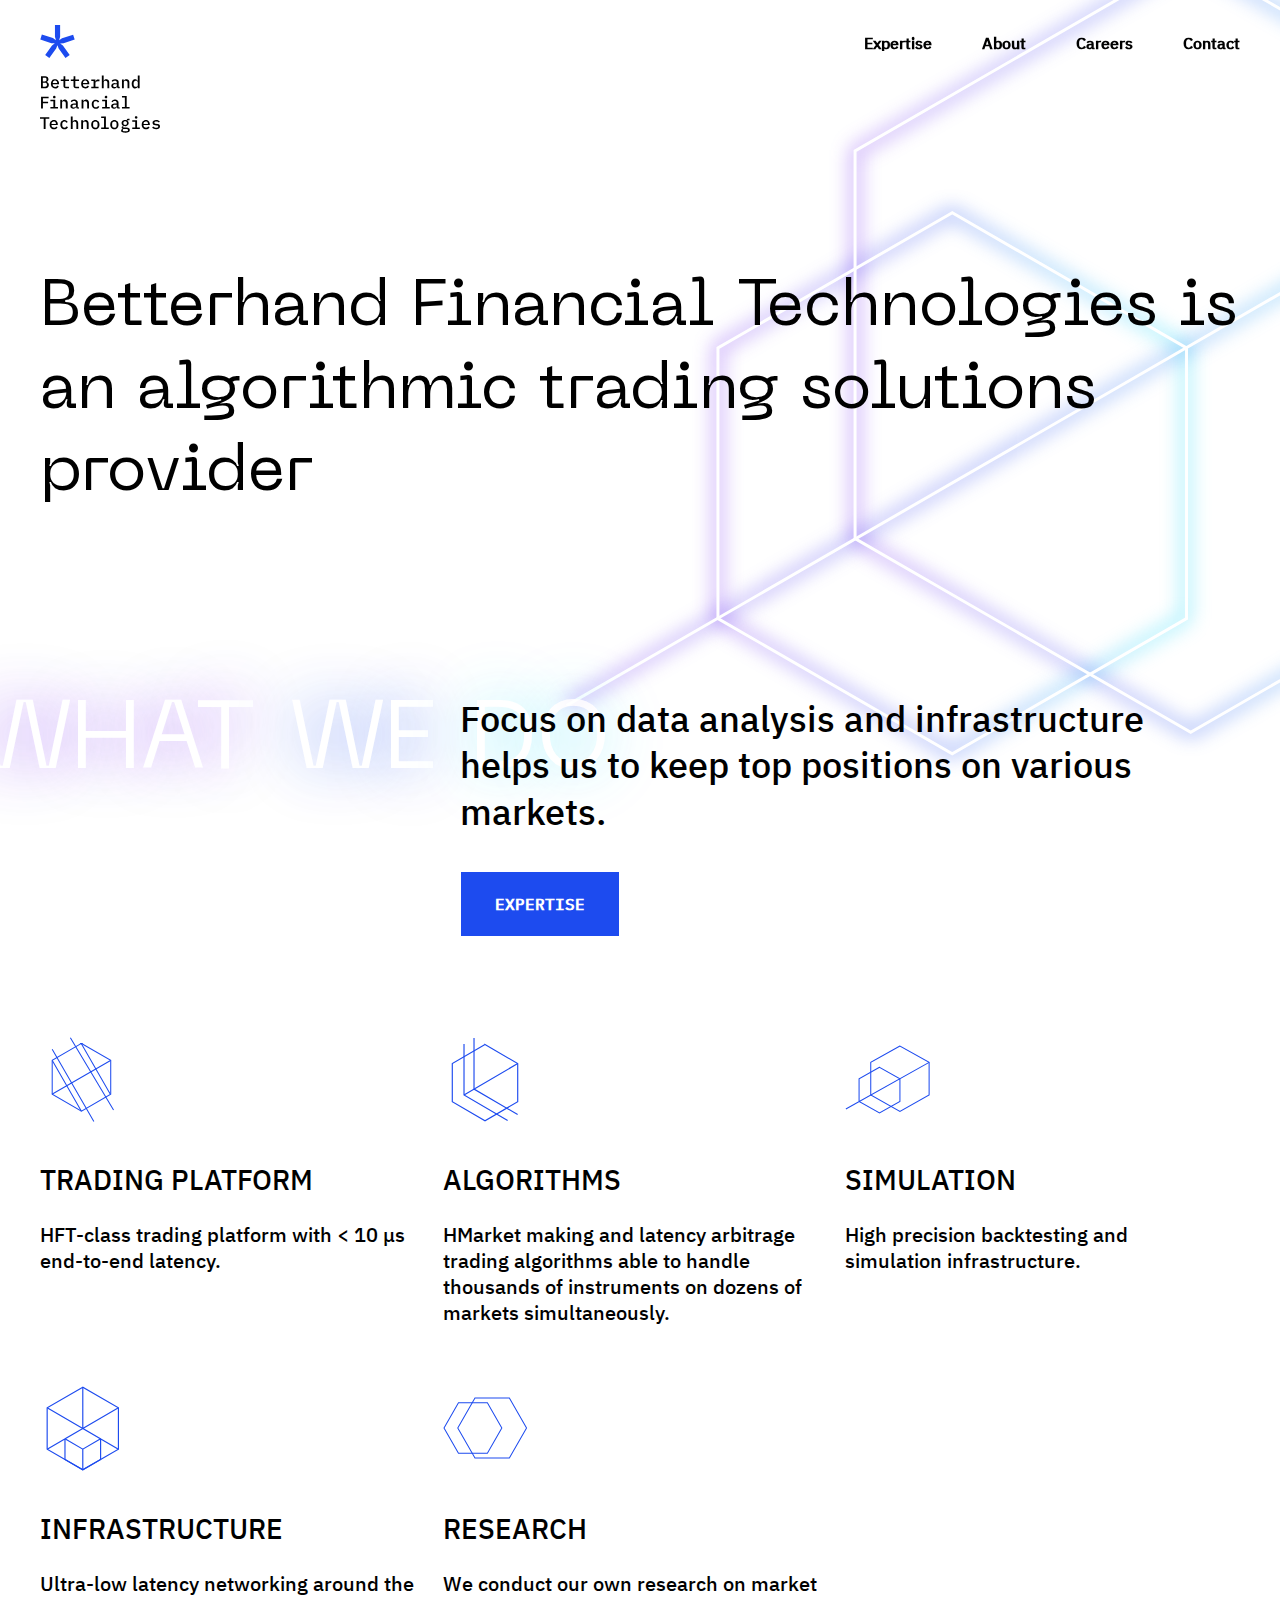
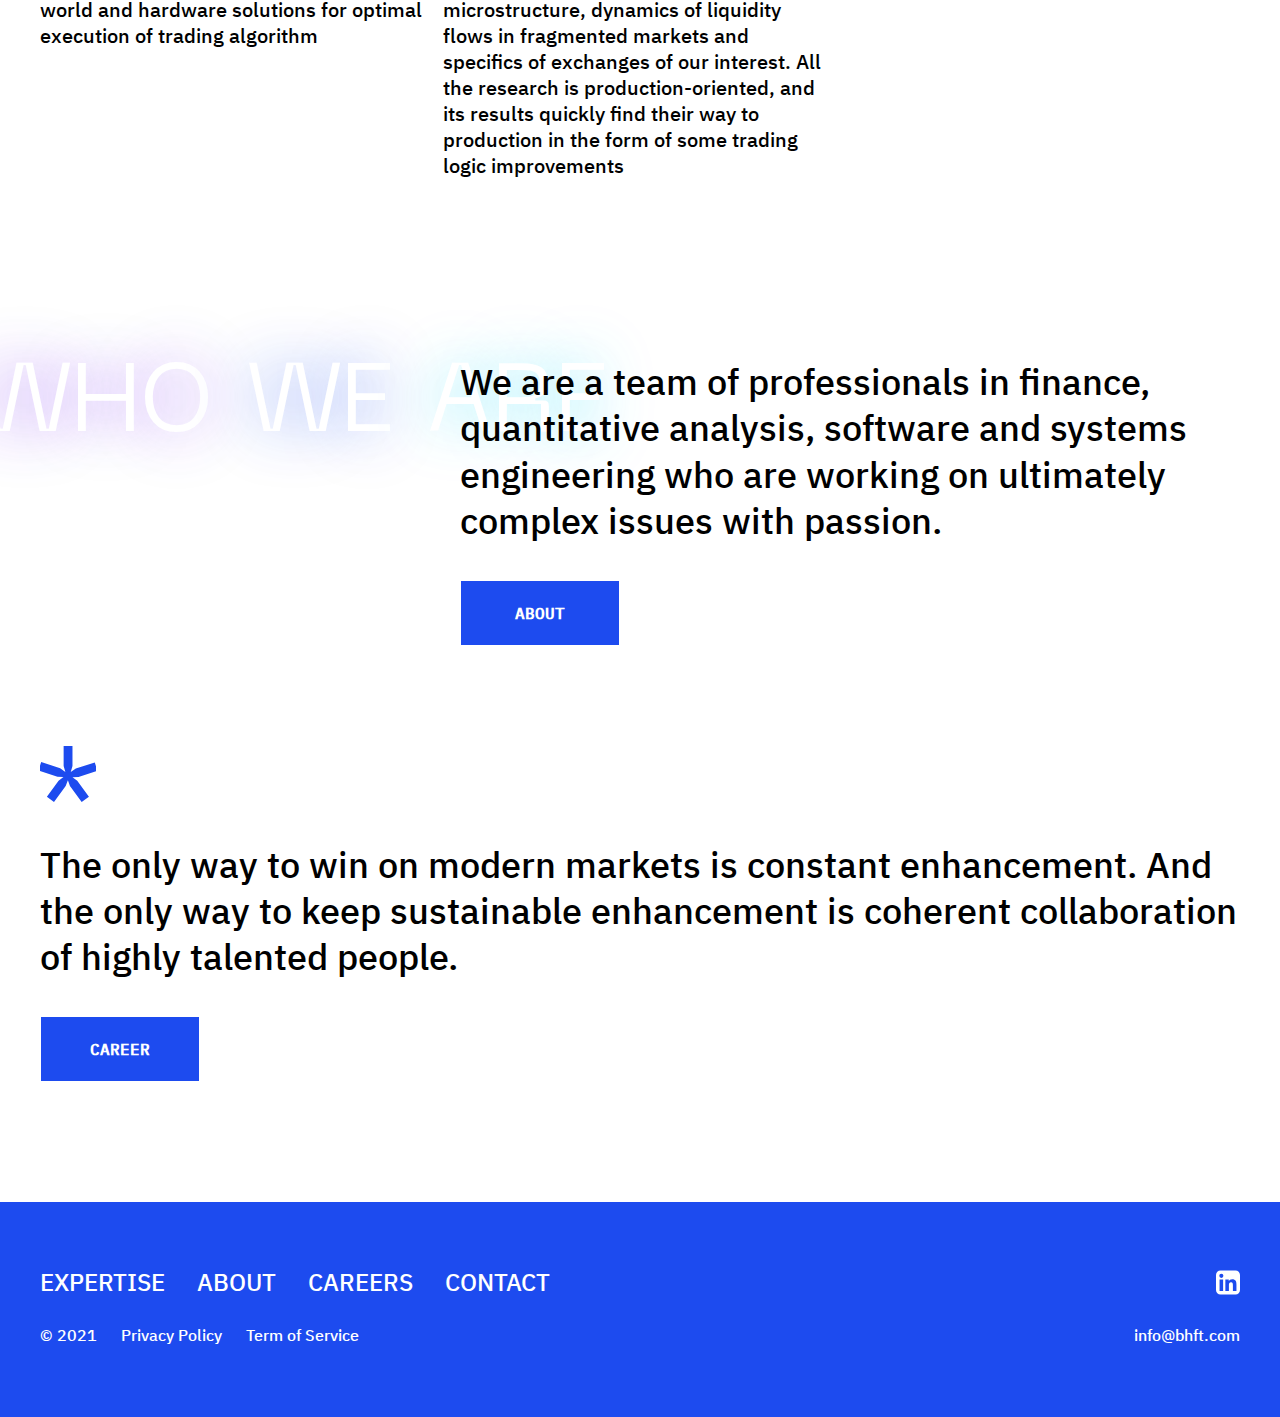
<file: index.html>
<!DOCTYPE html>
<html lang="ru">
<head>
  <title>Home</title>
  <meta charset="UTF-8" />
  <meta name="format-detection" content="telephone=no" />
  <link rel="stylesheet" href="css/style.min.css" />
  <link
    rel="apple-touch-icon"
    sizes="180x180"
    href="./img/icons/favicon/apple-touch-icon.png"
  />
  <link
    rel="icon"
    type="image/png"
    sizes="32x32"
    href="./img/icons/favicon/favicon-32x32.png"
  />
  <link
    rel="icon"
    type="image/png"
    sizes="16x16"
    href="./img/icons/favicon/favicon-16x16.png"
  />
  <!-- <link rel="manifest" href="./img/icons/favicon/site.webmanifest" /> -->
  <link
    rel="mask-icon"
    href="./img/icons/favicon/safari-pinned-tab.svg"
    color="#5bbad5"
  />
  <meta name="msapplication-TileColor" content="#000000" />
  <meta name="theme-color" content="#ffffff" />
  <!-- <meta name="robots" content="noindex, nofollow"> -->
  <!-- <meta name="viewport" content="width=device-width, initial-scale=1.0, maximum-scale=1.0, user-scalable=0"> -->
  <meta name="viewport" content="width=device-width, initial-scale=1.0" />
</head>


<body>
  <div class="wrapper">
    <header class="header _lp header_white">
      <div class="header__content _container">
        <a href="./index.html" class="header__logo logo">
          <div class="logo__image">
            <svg width="35" height="33" viewBox="0 0 35 33" fill="none" xmlns="http://www.w3.org/2000/svg">
              <path d="M1.86642 9.49521L12.9294 13.1189L15.9734 15.253L14.957 11.7268V0H20.12V11.7268L19.1089 15.3451L22.0562 13.211L33.1245 9.67937L34.6896 14.6247L23.632 18.2267L20.1254 18.4108L22.8952 20.4529L29.7147 29.9264L25.4767 32.9922L18.6464 23.5186L17.4471 20.1766L16.1563 23.5186L9.33136 32.9922L5.18477 29.9264L12.0097 20.4529L14.8655 18.3188L11.3643 18.1346L0.29599 14.5109L1.86642 9.49521Z" fill="#1D4BEF" />
            </svg>
          </div>
          <div class="logo__text">
            <svg width="120" height="58" viewBox="0 0 120 58" fill="none" xmlns="http://www.w3.org/2000/svg">
              <path d="M0.97883 1.29009H5.05013C5.95745 1.23505 6.85102 1.53373 7.54561 2.12423C7.84514 2.41934 8.07874 2.77539 8.23083 3.16862C8.38293 3.56184 8.45002 3.9832 8.42764 4.4046C8.45384 4.98925 8.27486 5.56452 7.92209 6.02957C7.56426 6.45097 7.08794 6.75316 6.55602 6.89622V6.98288C7.18691 7.11035 7.76453 7.42766 8.21251 7.89286C8.65268 8.42167 8.87582 9.09975 8.83638 9.78865C8.84079 10.2491 8.76056 10.7063 8.59974 11.1374C8.45296 11.5429 8.22193 11.9122 7.92209 12.2207C7.61858 12.53 7.25141 12.7685 6.84645 12.9194C6.41204 13.0858 5.95048 13.1684 5.48576 13.1632H0.97883V1.29009ZM4.6629 6.39789C5.14209 6.42918 5.61871 6.30585 6.02358 6.04582C6.18821 5.90366 6.31625 5.72351 6.39679 5.52073C6.47733 5.31794 6.50798 5.09855 6.48611 4.88126V4.26919C6.50662 4.05201 6.47535 3.83304 6.3949 3.63049C6.31445 3.42793 6.18715 3.24766 6.02358 3.10464C5.61871 2.8446 5.14209 2.72127 4.6629 2.75256H2.83431V6.39789H4.6629ZM4.93181 11.7061C5.44514 11.7393 5.95514 11.6023 6.38392 11.3161C6.56265 11.1619 6.70225 10.9669 6.79111 10.7474C6.87998 10.5279 6.91554 10.2902 6.89485 10.0541V9.44199C6.91511 9.2067 6.87932 8.96993 6.79046 8.75137C6.70159 8.53281 6.56222 8.33876 6.38392 8.18535C5.9558 7.89726 5.44575 7.75837 4.93181 7.78995H2.83431V11.7061H4.93181ZM15.1504 13.3744C14.5381 13.3845 13.9297 13.2741 13.3594 13.0494C12.8517 12.8478 12.3971 12.5308 12.031 12.1232C11.6573 11.707 11.3751 11.216 11.2028 10.6824C11.0009 10.0714 10.9027 9.43046 10.9124 8.78659C10.9054 8.13893 11.0053 7.49461 11.2082 6.87997C11.388 6.34489 11.6693 5.85006 12.0364 5.42292C12.3981 5.03546 12.8408 4.73387 13.3326 4.54002C14.4075 4.11382 15.6029 4.11382 16.6778 4.54002C17.1607 4.74056 17.5926 5.04785 17.9417 5.43917C18.2995 5.83859 18.5739 6.30649 18.7484 6.81497C18.9395 7.38542 19.034 7.98416 19.0281 8.58618V9.28491H12.7732V9.57199C12.7616 9.88091 12.8123 10.189 12.9223 10.4776C13.0324 10.7662 13.1993 11.0294 13.4132 11.2511C13.65 11.4748 13.9294 11.6477 14.2344 11.7594C14.5395 11.8711 14.8639 11.9193 15.188 11.9011C15.6943 11.9173 16.1951 11.7916 16.6348 11.5382C17.0333 11.3003 17.3676 10.9674 17.6082 10.5686L18.7538 11.5815C18.4307 12.1262 17.9682 12.5733 17.4146 12.8761C16.7202 13.2456 15.9403 13.4214 15.1558 13.3852L15.1504 13.3744ZM15.0267 5.62333C14.7171 5.62061 14.4101 5.67951 14.1231 5.79666C13.8536 5.90165 13.6109 6.06641 13.4132 6.27873C13.2111 6.49327 13.0521 6.74528 12.9453 7.0208C12.8303 7.31942 12.7737 7.6376 12.7786 7.95786V8.07702H17.178V7.9037C17.1935 7.60215 17.1497 7.30047 17.0491 7.01603C16.9485 6.73158 16.7931 6.46997 16.5917 6.24623C16.391 6.03474 16.1472 5.86955 15.877 5.76202C15.6068 5.65449 15.3167 5.60717 15.0267 5.62333ZM25.6809 13.2065C25.3719 13.2322 25.0609 13.1904 24.7695 13.0838C24.478 12.9772 24.2128 12.8084 23.9921 12.589C23.6154 12.1353 23.4232 11.5547 23.4543 10.964V5.92124H20.7652V4.4046H22.6799C22.9255 4.42883 23.1712 4.35924 23.3683 4.20961C23.4473 4.11196 23.5062 3.99933 23.5413 3.87838C23.5764 3.75743 23.587 3.63063 23.5726 3.50546V1.29009H25.299V4.38836H29.01V5.90499H25.2937V11.6574H29.01V13.2065H25.6809ZM35.7166 13.2065C35.4076 13.2322 35.0967 13.1904 34.8052 13.0838C34.5137 12.9772 34.2485 12.8084 34.0279 12.589C33.6511 12.1353 33.459 11.5547 33.49 10.964V5.92124H30.8009V4.4046H32.7156C32.9612 4.42883 33.2069 4.35924 33.404 4.20961C33.5611 4.01091 33.6344 3.75807 33.6084 3.50546V1.29009H35.3348V4.38836H39.0511V5.90499H35.3348V11.6574H39.0511V13.2065H35.7166ZM45.3974 13.4123C44.7852 13.4214 44.177 13.311 43.6064 13.0873C43.0986 12.8882 42.6424 12.5751 42.2726 12.1719C41.9009 11.7543 41.6189 11.2638 41.4444 10.7311C41.0595 9.49699 41.0595 8.17368 41.4444 6.93954C41.6221 6.40348 41.9036 5.90825 42.2726 5.4825C42.629 5.0807 43.07 4.76423 43.5634 4.55627C44.6383 4.13007 45.8337 4.13007 46.9086 4.55627C47.3923 4.75819 47.8257 5.06522 48.1779 5.45542C48.5341 5.85514 48.8066 6.32305 48.9793 6.83121C49.1729 7.40103 49.2675 8.00022 49.2589 8.60243V9.30116H42.9933V9.58824C42.9815 9.89766 43.0326 10.2062 43.1436 10.495C43.2546 10.7838 43.4231 11.0466 43.6387 11.2674C43.8749 11.4918 44.1542 11.6653 44.4594 11.777C44.7646 11.8888 45.0893 11.9366 45.4135 11.9174C45.918 11.9328 46.4169 11.8072 46.8549 11.5544C47.2545 11.318 47.5891 10.9847 47.8283 10.5849L48.9793 11.6086C48.6527 12.1523 48.1887 12.5991 47.6347 12.9032C46.9412 13.2621 46.1652 13.4285 45.3866 13.3852L45.3974 13.4123ZM45.2522 5.62333C44.9426 5.62061 44.6355 5.67951 44.3486 5.79666C44.0805 5.90448 43.8385 6.06885 43.6387 6.27873C43.4381 6.49348 43.281 6.74553 43.1762 7.0208C43.0594 7.31905 43.0009 7.63725 43.0041 7.95786V8.07702H47.3819V7.9037C47.4124 7.29575 47.2037 6.70021 46.8011 6.24623C46.6015 6.03772 46.3602 5.87435 46.0932 5.76696C45.8261 5.65956 45.5394 5.6106 45.2522 5.62333ZM51.2596 11.6844H53.5776V5.91582H51.2596V4.39919H55.417V6.73372H55.5191C55.6001 6.42621 55.7137 6.12839 55.858 5.84541C56.1514 5.2722 56.6431 4.82708 57.2402 4.59419C57.6083 4.45697 57.9987 4.39081 58.3911 4.39919H59.4667V6.16498H57.7403C57.1331 6.14019 56.5403 6.35603 56.0892 6.76622C55.872 6.97446 55.702 7.22741 55.5906 7.50782C55.4792 7.78823 55.4292 8.08953 55.4438 8.39118V11.6411H58.5901V13.2065H51.2596V11.6844ZM61.817 0.585938H63.6564V5.89957H63.7424C63.8334 5.66928 63.9488 5.44955 64.0866 5.24417C64.2325 5.03288 64.4146 4.84946 64.6244 4.70252C64.8398 4.54333 65.0796 4.42074 65.3344 4.33961C65.6402 4.24105 65.9599 4.19348 66.2809 4.19877C66.6806 4.18071 67.0794 4.24921 67.4505 4.39965C67.8217 4.55009 68.1564 4.77897 68.4322 5.07084C69.0102 5.75507 69.3014 6.63884 69.2443 7.53537V13.2065H67.3996V7.78995C67.3996 6.39609 66.7972 5.69916 65.5925 5.69916C65.3583 5.69971 65.1251 5.73066 64.8987 5.79124C64.6824 5.85169 64.4773 5.94679 64.291 6.0729C64.1142 6.1976 63.9672 6.36044 63.8607 6.54956C63.7509 6.75393 63.6953 6.98342 63.6994 7.21579V13.174H61.817V0.585938ZM78.6131 13.2065C78.3972 13.2229 78.1803 13.1954 77.9751 13.1256C77.77 13.0558 77.5809 12.9452 77.4192 12.8003C77.1422 12.5043 76.9734 12.1223 76.9405 11.7169H76.876C76.726 12.229 76.4 12.6706 75.9563 12.9627C75.4446 13.2732 74.8537 13.4257 74.2568 13.4015C73.4773 13.4472 72.7094 13.1958 72.1055 12.6973C71.8395 12.4509 71.6307 12.1483 71.494 11.8113C71.3574 11.4742 71.2962 11.111 71.3149 10.7474C71.2952 10.3693 71.3707 9.9923 71.5343 9.65141C71.6979 9.31052 71.9443 9.01678 72.2507 8.79742C73.1221 8.28523 74.1272 8.05105 75.1334 8.12577H76.8061V7.44329C76.8061 6.25165 76.1768 5.65582 74.9291 5.65582C74.4496 5.63495 73.9741 5.75139 73.5576 5.99165C73.207 6.21832 72.9082 6.51742 72.681 6.86913L71.6053 5.96457C71.897 5.44239 72.3296 5.01418 72.8531 4.7296C73.5465 4.34937 74.3281 4.16239 75.1173 4.18795C76.0521 4.13446 76.9751 4.41873 77.7204 4.98959C78.0428 5.27692 78.2957 5.63469 78.4597 6.03556C78.6238 6.43643 78.6947 6.86978 78.6669 7.30246V11.7115H79.7426V13.2065H78.6131ZM74.7623 12.0528C75.2819 12.0751 75.7953 11.933 76.2306 11.6465C76.407 11.5347 76.5522 11.3797 76.6529 11.1959C76.7535 11.0121 76.8062 10.8056 76.8061 10.5957V9.32824H75.1657C73.8373 9.32824 73.1704 9.72907 73.1704 10.5307V10.8665C73.1592 11.0389 73.1924 11.2113 73.2668 11.367C73.3413 11.5226 73.4544 11.6562 73.5953 11.7549C73.9473 11.964 74.3549 12.0586 74.7623 12.0257V12.0528ZM81.9584 13.2065V4.39919H83.7977V5.89957H83.8676C83.9587 5.66928 84.0741 5.44955 84.2118 5.24417C84.3609 5.03553 84.5425 4.85261 84.7497 4.70252C84.965 4.54333 85.2049 4.42074 85.4596 4.33961C85.7655 4.24152 86.0851 4.19396 86.4061 4.19877C86.8059 4.17964 87.2051 4.24765 87.5764 4.39816C87.9476 4.54866 88.2823 4.77811 88.5574 5.07084C89.138 5.75363 89.4295 6.63847 89.3695 7.53537V13.2065H87.5248V7.78995C87.5248 6.39609 86.9224 5.69916 85.7177 5.69916C85.4835 5.69971 85.2503 5.73066 85.0239 5.79124C84.808 5.85263 84.603 5.94767 84.4162 6.0729C84.2394 6.1976 84.0924 6.36044 83.986 6.54956C83.8761 6.75393 83.8205 6.98342 83.8246 7.21579V13.174L81.9584 13.2065ZM97.7918 11.7115H97.6896C97.4578 12.2094 97.1044 12.6399 96.6624 12.9627C96.1833 13.2763 95.6199 13.4333 95.0489 13.4123C94.5781 13.4289 94.1102 13.3325 93.6837 13.1309C93.2573 12.9294 92.8846 12.6285 92.5964 12.2532C91.9887 11.484 91.6875 10.3357 91.6875 8.81909C91.6875 7.30245 91.9887 6.15415 92.5964 5.37958C92.8855 5.00526 93.2584 4.70512 93.6846 4.50366C94.1108 4.3022 94.5783 4.20516 95.0489 4.22044C95.6207 4.19854 96.185 4.35766 96.6624 4.67543C97.1067 4.99577 97.4607 5.42694 97.6896 5.92665H97.7918V0.585938H99.6365V13.2065H97.7918V11.7115ZM95.8126 11.8957C96.0704 11.8977 96.3272 11.8649 96.5763 11.7982C96.8011 11.7341 97.0125 11.6295 97.2002 11.4894C97.3793 11.3562 97.5264 11.184 97.6304 10.9857C97.7427 10.7686 97.7983 10.5263 97.7918 10.2816V7.35662C97.7982 7.11018 97.7427 6.8661 97.6304 6.64705C97.525 6.44968 97.3782 6.27779 97.2002 6.14332C97.0135 6.00287 96.8017 5.89988 96.5763 5.83999C96.328 5.76894 96.0708 5.73428 95.8126 5.73708C95.5133 5.71979 95.2139 5.76851 94.9352 5.87984C94.6565 5.99117 94.4053 6.16242 94.1992 6.38164C93.8055 6.86549 93.6043 7.47931 93.6344 8.10411V9.53407C93.603 10.1574 93.8045 10.77 94.1992 11.2511C94.4071 11.4663 94.6592 11.6332 94.938 11.7398C95.2167 11.8465 95.5152 11.8904 95.8126 11.8686V11.8957ZM1.04337 33.6052V21.7267H8.61587V23.3517H2.92036V26.8074H8.09419V28.3728H2.92036V33.5998L1.04337 33.6052ZM10.3961 32.0886H13.3702V26.3362H10.3799V24.825H15.2203V32.0886H17.9847V33.6052H10.3799L10.3961 32.0886ZM14.3006 23.2217C14.125 23.2417 13.9473 23.2266 13.7775 23.1773C13.6077 23.1281 13.4492 23.0456 13.311 22.9346C13.2193 22.8404 13.1472 22.7285 13.0992 22.6057C13.0511 22.4829 13.0281 22.3516 13.0314 22.2196V21.873C13.0281 21.741 13.0511 21.6097 13.0992 21.4869C13.1472 21.3641 13.2193 21.2522 13.311 21.158C13.4453 21.0476 13.6001 20.9654 13.7663 20.9161C13.9326 20.8668 14.1069 20.8514 14.2791 20.8709C14.4547 20.8509 14.6325 20.866 14.8023 20.9152C14.9721 20.9645 15.1306 21.047 15.2687 21.158C15.3605 21.2522 15.4325 21.3641 15.4806 21.4869C15.5286 21.6097 15.5517 21.741 15.5484 21.873V22.2305C15.5517 22.3624 15.5286 22.4937 15.4806 22.6165C15.4325 22.7393 15.3605 22.8512 15.2687 22.9454C15.1313 23.0554 14.9734 23.1365 14.8044 23.184C14.6353 23.2314 14.4586 23.2443 14.2845 23.2217H14.3006ZM20.2812 33.6052V24.825H22.1205V26.32H22.2066C22.3005 26.09 22.4176 25.8704 22.5562 25.6645C22.7049 25.4557 22.8866 25.2727 23.094 25.1229C23.3091 24.962 23.5489 24.8375 23.8039 24.7546C24.1101 24.6584 24.4298 24.6127 24.7505 24.6192C25.1499 24.599 25.5489 24.666 25.9202 24.8155C26.2915 24.9651 26.6263 25.1938 26.9018 25.4858C27.4811 26.1714 27.7724 27.0574 27.7139 27.9557V33.6052H25.7831V28.2266C25.7831 26.8291 25.1807 26.1358 23.976 26.1358C23.7416 26.1336 23.5081 26.1646 23.2822 26.2279C23.0651 26.286 22.8596 26.3813 22.6745 26.5095C22.4964 26.6328 22.3492 26.796 22.2442 26.9862C22.1336 27.1883 22.078 27.4163 22.0829 27.647V33.6052H20.2812ZM37.7818 33.6052C37.5668 33.6209 37.3509 33.593 37.1467 33.5233C36.9426 33.4535 36.7544 33.3432 36.5933 33.199C36.3168 32.9021 36.1465 32.5209 36.1092 32.1157H36.0017C35.8514 32.6262 35.5253 33.066 35.082 33.356C34.5719 33.6708 33.9802 33.8254 33.3825 33.8002C32.6024 33.8439 31.8345 33.5906 31.2312 33.0906C30.965 32.8455 30.756 32.5439 30.6193 32.2077C30.4826 31.8715 30.4216 31.5089 30.4406 31.1461C30.4204 30.7679 30.4956 30.3908 30.6593 30.0498C30.8229 29.7088 31.0696 29.4151 31.3764 29.1961C32.2478 28.6839 33.2529 28.4498 34.2591 28.5245H35.9317V27.8312C35.9317 26.6395 35.3061 26.0437 34.0548 26.0437C33.5775 26.021 33.1037 26.1356 32.6887 26.3741C32.3353 26.5991 32.0344 26.8985 31.8067 27.2516L30.731 26.3524C31.0248 25.8301 31.4592 25.402 31.9841 25.1175C32.6771 24.736 33.4591 24.5489 34.2484 24.5758C35.1833 24.5214 36.1066 24.8057 36.8514 25.3775C37.1725 25.6656 37.4242 26.0236 37.5873 26.4244C37.7504 26.8252 37.8206 27.2581 37.7926 27.6903V32.1644H38.8682V33.6269L37.7818 33.6052ZM33.9311 32.4461C34.4506 32.4684 34.964 32.3263 35.3993 32.0398C35.5756 31.9293 35.721 31.7752 35.8217 31.5923C35.9224 31.4094 35.9751 31.2036 35.9748 30.9944V29.727H34.3613C33.0329 29.727 32.366 30.1278 32.366 30.924V31.2653C32.3527 31.4378 32.3832 31.6108 32.4547 31.7682C32.5262 31.9255 32.6364 32.0618 32.7747 32.1644C33.119 32.3692 33.5156 32.4671 33.9149 32.4461H33.9311ZM41.5681 33.6052V24.825H43.4128V26.32H43.4935C43.5854 26.0891 43.7027 25.8692 43.8431 25.6645C43.989 25.4533 44.1711 25.2698 44.3809 25.1229C44.5934 24.961 44.8316 24.8364 45.0854 24.7546C45.3917 24.6584 45.7113 24.6127 46.032 24.6192C46.4314 24.599 46.8304 24.666 47.2017 24.8155C47.5731 24.9651 47.9079 25.1938 48.1833 25.4858C48.7626 26.1714 49.0539 27.0574 48.9954 27.9557V33.6052H47.1561V28.2266C47.1561 26.8291 46.5537 26.1358 45.3436 26.1358C45.0959 26.1218 44.8475 26.1456 44.6068 26.2062C44.3893 26.2632 44.1835 26.3586 43.999 26.4879C43.8181 26.6094 43.6687 26.7728 43.5634 26.9645C43.4547 27.1672 43.4009 27.3951 43.4074 27.6253V33.5835L41.5681 33.6052ZM55.8687 33.811C55.2704 33.8218 54.6759 33.7113 54.1208 33.486C53.6229 33.283 53.1778 32.9681 52.8193 32.5652C52.4514 32.1455 52.1748 31.6529 52.0072 31.119C51.6385 29.8824 51.6385 28.564 52.0072 27.3274C52.1772 26.7947 52.4536 26.3025 52.8193 25.8812C53.1781 25.48 53.6233 25.1669 54.1208 24.9658C54.6706 24.7416 55.2595 24.6311 55.8526 24.6408C56.611 24.6074 57.3614 24.8077 58.0039 25.215C58.5398 25.5859 58.9625 26.0998 59.2247 26.6991L57.7887 27.4845C57.6485 27.0984 57.4 26.7616 57.0734 26.5149C56.7084 26.264 56.2726 26.1386 55.8311 26.1575C55.5323 26.1402 55.2333 26.1884 54.9547 26.2988C54.6762 26.4091 54.4247 26.5789 54.2176 26.7966C53.8184 27.2715 53.6127 27.8812 53.6422 28.5028V29.9707C53.6155 30.5886 53.8209 31.1939 54.2176 31.6661C54.4298 31.8897 54.6881 32.0637 54.9743 32.176C55.2605 32.2883 55.5676 32.3361 55.8741 32.3161C56.3451 32.337 56.8105 32.2061 57.2025 31.9423C57.5577 31.6774 57.8392 31.3248 58.02 30.9186L59.3699 31.7527C59.0914 32.3639 58.6478 32.8838 58.0899 33.2531C57.4132 33.6506 56.6346 33.8372 55.8526 33.7894L55.8687 33.811ZM62.1343 32.0886H65.1085V26.3362H62.1343V24.825H66.9747V32.0886H69.7606V33.6052H62.1182L62.1343 32.0886ZM66.0389 23.2217C65.6855 23.269 65.3278 23.1736 65.0439 22.9563C64.9522 22.862 64.8801 22.7502 64.8321 22.6274C64.784 22.5045 64.761 22.3732 64.7643 22.2413V21.873C64.761 21.741 64.784 21.6097 64.8321 21.4869C64.8801 21.3641 64.9522 21.2522 65.0439 21.158C65.1795 21.048 65.3352 20.966 65.5023 20.9168C65.6693 20.8675 65.8444 20.8519 66.0174 20.8709C66.372 20.8311 66.7277 20.9343 67.007 21.158C67.1889 21.3503 67.2875 21.6074 67.2813 21.873V22.2305C67.2875 22.496 67.1889 22.7531 67.007 22.9454C66.8693 23.0549 66.7114 23.1357 66.5424 23.1831C66.3735 23.2305 66.1968 23.2436 66.0228 23.2217H66.0389ZM78.4894 33.6052C78.2744 33.6209 78.0585 33.593 77.8543 33.5233C77.6502 33.4535 77.462 33.3432 77.3008 33.199C77.0265 32.9007 76.8565 32.5203 76.8168 32.1157H76.7361C76.582 32.6257 76.2545 33.0648 75.8111 33.356C75.3029 33.6707 74.713 33.8253 74.117 33.8002C73.3366 33.846 72.5679 33.5925 71.9657 33.0906C71.6979 32.8464 71.4875 32.5452 71.3498 32.2088C71.2121 31.8725 71.1506 31.5094 71.1697 31.1461C71.1495 30.7679 71.2247 30.3908 71.3884 30.0498C71.552 29.7088 71.7987 29.4151 72.1055 29.1961C72.9772 28.6846 73.9821 28.4504 74.9882 28.5245H76.6609V27.8312C76.6609 26.6395 76.0352 26.0437 74.7839 26.0437C74.3067 26.0219 73.8331 26.1365 73.4178 26.3741C73.0737 26.6139 72.7856 26.9263 72.5734 27.2895L71.4709 26.3904C71.7647 25.868 72.1991 25.4399 72.724 25.1554C73.4173 24.7747 74.199 24.5877 74.9882 24.6137C75.9231 24.5593 76.8465 24.8437 77.5913 25.4154C77.9131 25.7032 78.1655 26.0611 78.3295 26.4618C78.4935 26.8626 78.5648 27.2957 78.5378 27.7282V32.1644H79.6135V33.6269L78.4894 33.6052ZM74.6386 32.4461C75.1582 32.4684 75.6716 32.3263 76.1069 32.0398C76.2839 31.93 76.4298 31.7762 76.5306 31.5931C76.6314 31.41 76.6837 31.2038 76.6824 30.9944V29.727H75.0689C73.7405 29.727 73.079 30.1278 73.079 30.924V31.2653C73.0687 31.437 73.1018 31.6085 73.1752 31.7638C73.2485 31.9191 73.3597 32.0532 73.4985 32.1536C73.8404 32.3602 74.2348 32.4619 74.6333 32.4461H74.6386ZM81.9638 32.0886H84.8518V22.5284H81.9638V21.0117H86.6966V32.0886H89.5847V33.6052H81.9584L81.9638 32.0886ZM5.59333 43.7504V54.0418H3.7002V43.7504H0V42.1254H9.29352V43.7504H5.59333ZM13.908 54.2314C13.2964 54.2398 12.6886 54.1314 12.1171 53.9118C11.61 53.7086 11.1543 53.3941 10.7833 52.991C10.4115 52.5734 10.1295 52.0829 9.95504 51.5502C9.57016 50.3161 9.57016 48.9928 9.95504 47.7586C10.1315 47.2237 10.4132 46.73 10.7833 46.307C11.1379 45.902 11.5793 45.5834 12.0741 45.3754C12.6099 45.1556 13.1843 45.0469 13.7628 45.0558C14.3304 45.047 14.8938 45.1539 15.4193 45.3699C15.904 45.5657 16.3407 45.8651 16.6993 46.2474C17.0573 46.6458 17.3301 47.1141 17.5007 47.6232C17.6935 48.1932 17.7881 48.7923 17.7803 49.3944V50.0932H11.5255V50.3802C11.5142 50.6904 11.5655 50.9997 11.6765 51.2892C11.7874 51.5788 11.9556 51.8427 12.1709 52.0648C12.405 52.2958 12.684 52.4756 12.9903 52.593C13.2966 52.7104 13.6237 52.763 13.951 52.7473C14.4553 52.7602 14.9535 52.6348 15.3924 52.3844C15.7912 52.1445 16.1254 51.8097 16.3659 51.4094L17.5168 52.4331C17.1906 52.9785 16.7266 53.4271 16.1722 53.7331C15.4746 54.098 14.6932 54.27 13.908 54.2314ZM13.7736 46.4533C13.464 46.4505 13.1569 46.5094 12.87 46.6266C12.6029 46.7363 12.3612 46.9004 12.1601 47.1087C11.9607 47.3243 11.8038 47.5761 11.6976 47.8507C11.5808 48.149 11.5223 48.4672 11.5255 48.7878V48.9069H15.9033V48.7336C15.9321 48.1259 15.7236 47.531 15.3225 47.0762C15.1223 46.8685 14.8809 46.7057 14.614 46.5983C14.3471 46.491 14.0607 46.4416 13.7736 46.4533ZM24.4708 54.2314C23.873 54.2413 23.2791 54.1327 22.7229 53.9118C22.2261 53.7068 21.7813 53.3922 21.4214 52.991C21.0535 52.5713 20.7768 52.0786 20.6093 51.5448C20.2406 50.3082 20.2406 48.9898 20.6093 47.7532C20.7768 47.2194 21.0535 46.7268 21.4214 46.307C21.7813 45.9058 22.2261 45.5912 22.7229 45.3862C23.273 45.1638 23.862 45.0551 24.4547 45.0666C25.2123 45.0337 25.9621 45.2319 26.6059 45.6353C27.142 46.0084 27.5647 46.5241 27.8268 47.1249L26.4123 47.8724C26.27 47.4874 26.0219 47.1512 25.697 46.9028C25.332 46.6518 24.8962 46.5264 24.4547 46.5453C24.1555 46.5291 23.8563 46.5784 23.5778 46.6896C23.2993 46.8009 23.048 46.9716 22.8412 47.1899C22.4428 47.6632 22.2371 48.2709 22.2657 48.8907V50.364C22.2396 50.9818 22.445 51.587 22.8412 52.0594C23.0534 52.283 23.3117 52.457 23.5979 52.5693C23.8841 52.6816 24.1912 52.7294 24.4977 52.7094C24.9687 52.7303 25.4341 52.5994 25.8261 52.3356C26.1813 52.0707 26.4628 51.7181 26.6436 51.3119L27.9935 52.146C27.7161 52.7564 27.2722 53.2749 26.7135 53.641C26.0421 54.061 25.2604 54.2668 24.4708 54.2314ZM30.8063 41.4321H32.651V46.7457H32.7317C32.8258 46.5159 32.9429 46.2963 33.0813 46.0903C33.2287 45.8803 33.4106 45.6972 33.6191 45.5487C33.8332 45.3874 34.0734 45.2646 34.329 45.1858C34.6351 45.0888 34.9548 45.043 35.2756 45.0504C35.6706 45.0338 36.0646 45.1025 36.431 45.252C36.7974 45.4015 37.1278 45.6282 37.4 45.917C37.9785 46.601 38.2698 47.4849 38.2121 48.3815V54.0364H36.3728V48.6578C36.3728 47.2603 35.7704 46.5616 34.5657 46.5616C34.331 46.5613 34.0975 46.5941 33.8719 46.6591C33.6547 46.7143 33.449 46.8079 33.2642 46.9353C33.0765 47.0588 32.9236 47.2287 32.82 47.4289C32.7163 47.629 32.6656 47.8526 32.6726 48.0782V54.0364H30.8278L30.8063 41.4321ZM41.2131 54.031V45.2454H43.0525V46.7457H43.1385C43.2307 46.516 43.3461 46.2964 43.4827 46.0903C43.6317 45.8816 43.8133 45.6987 44.0206 45.5487C44.2359 45.3895 44.4758 45.2669 44.7305 45.1858C45.0366 45.0892 45.3563 45.0435 45.677 45.0504C46.0763 45.0313 46.475 45.0987 46.8462 45.2483C47.2173 45.3978 47.5523 45.6258 47.8283 45.917C48.4068 46.601 48.6981 47.4849 48.6404 48.3815V54.0364H46.7581V48.6578C46.7581 47.2603 46.1557 46.5616 44.951 46.5616C44.7163 46.5613 44.4828 46.5941 44.2572 46.6591C44.0404 46.7154 43.8348 46.8088 43.6495 46.9353C43.4726 47.06 43.3257 47.2229 43.2192 47.412C43.1093 47.6163 43.0537 47.8458 43.0579 48.0782V54.0364L41.2131 54.031ZM55.3417 54.2314C54.7492 54.2397 54.1609 54.1312 53.6099 53.9118C53.1139 53.7054 52.6694 53.3909 52.3084 52.991C51.9388 52.5716 51.6604 52.079 51.4909 51.5448C51.1081 50.3103 51.1081 48.9877 51.4909 47.7532C51.6604 47.2191 51.9388 46.7265 52.3084 46.307C52.6694 45.9071 53.1139 45.5926 53.6099 45.3862C54.7256 44.96 55.9577 44.96 57.0734 45.3862C57.5694 45.5926 58.0139 45.9071 58.375 46.307C58.7445 46.7265 59.023 47.2191 59.1925 47.7532C59.5753 48.9877 59.5753 50.3103 59.1925 51.5448C59.023 52.079 58.7445 52.5716 58.375 52.991C58.0139 53.3909 57.5694 53.7054 57.0734 53.9118C56.5291 54.1284 55.9484 54.2369 55.3632 54.2314H55.3417ZM55.3417 52.7689C55.6388 52.7831 55.9355 52.735 56.2132 52.6278C56.4909 52.5206 56.7436 52.3566 56.9551 52.146C57.3896 51.6343 57.606 50.9705 57.5575 50.299V48.9557C57.6052 48.2859 57.3887 47.6242 56.9551 47.1141C56.512 46.7132 55.9373 46.4915 55.3417 46.4915C54.746 46.4915 54.1714 46.7132 53.7282 47.1141C53.2946 47.6242 53.0782 48.2859 53.1258 48.9557V50.2827C53.0773 50.9543 53.2938 51.618 53.7282 52.1298C53.9427 52.3421 54.1991 52.5068 54.4807 52.6131C54.7623 52.7195 55.0629 52.7652 55.3632 52.7473L55.3417 52.7689ZM61.1609 52.5144H64.049V42.9487H61.1609V41.4321H65.8937V52.5144H68.8087V54.031H61.1609V52.5144ZM74.359 54.2314C73.7665 54.2403 73.1781 54.1317 72.6272 53.9118C72.1304 53.7068 71.6856 53.3922 71.3257 52.991C70.9563 52.5705 70.6763 52.0783 70.5028 51.5448C70.1287 50.309 70.1287 48.989 70.5028 47.7532C70.6763 47.2197 70.9563 46.7275 71.3257 46.307C71.6856 45.9058 72.1304 45.5912 72.6272 45.3862C73.7429 44.96 74.975 44.96 76.0908 45.3862C76.5868 45.5926 77.0312 45.9071 77.3923 46.307C77.7599 46.7278 78.0381 47.22 78.2098 47.7532C78.5839 48.989 78.5839 50.309 78.2098 51.5448C78.0381 52.078 77.7599 52.5702 77.3923 52.991C77.0312 53.3909 76.5868 53.7054 76.0908 53.9118C75.5396 54.1308 74.9514 54.2393 74.359 54.2314ZM74.359 52.7689C74.6561 52.7831 74.9528 52.735 75.2305 52.6278C75.5082 52.5206 75.7609 52.3566 75.9724 52.146C76.4055 51.6337 76.62 50.9699 76.5694 50.299V48.9557C76.6192 48.2866 76.4046 47.6247 75.9724 47.1141C75.5293 46.7132 74.9546 46.4915 74.359 46.4915C73.7633 46.4915 73.1887 46.7132 72.7455 47.1141C72.5295 47.3659 72.3651 47.6582 72.2617 47.9743C72.1584 48.2904 72.1181 48.6239 72.1432 48.9557V50.2827C72.1176 50.6154 72.1577 50.9499 72.2611 51.2669C72.3645 51.5839 72.5291 51.8771 72.7455 52.1298C72.9576 52.3393 73.2104 52.5024 73.4881 52.6086C73.7657 52.7149 74.0623 52.7621 74.359 52.7473V52.7689ZM89.7836 54.9843C89.8017 55.3915 89.7052 55.7956 89.5054 56.1501C89.3056 56.5047 89.0106 56.7952 88.6542 56.9884C87.5761 57.4888 86.3916 57.7121 85.2068 57.6384C84.5691 57.6482 83.9318 57.5992 83.3029 57.4922C82.8672 57.4228 82.4456 57.2819 82.0552 57.0751C81.7653 56.9271 81.5242 56.6976 81.3614 56.4143C81.219 56.1404 81.1469 55.8351 81.1516 55.526C81.1395 55.323 81.1679 55.1196 81.2354 54.9279C81.3028 54.7362 81.4079 54.5601 81.5442 54.4102C81.8608 54.1182 82.2487 53.9163 82.6683 53.8252V53.6573C82.4001 53.5583 82.16 53.3946 81.9691 53.1806C81.7857 52.9555 81.6918 52.6698 81.7056 52.379C81.6935 52.1916 81.7274 52.0042 81.8043 51.8332C81.8812 51.6622 81.9988 51.5129 82.1466 51.3986C82.4841 51.1544 82.869 50.9846 83.276 50.9002V50.8136C82.7701 50.58 82.3423 50.2037 82.0444 49.7303C81.7438 49.2432 81.5906 48.6786 81.6034 48.1053C81.5982 47.6696 81.6844 47.2377 81.8562 46.8378C82.0215 46.4645 82.2677 46.1332 82.5769 45.8683C82.9069 45.5936 83.2843 45.3825 83.6901 45.2454C84.1631 45.0945 84.657 45.0214 85.153 45.0287C85.704 45.0217 86.2513 45.119 86.7665 45.3158V45.0287C86.7565 44.7182 86.8576 44.4145 87.0515 44.1729C87.165 44.055 87.3028 43.9638 87.4553 43.9058C87.6077 43.8477 87.771 43.8242 87.9335 43.8371H89.5201V45.2995H87.4925V45.7058C87.8645 45.9586 88.1677 46.3013 88.3746 46.7024C88.5645 47.1202 88.6668 47.573 88.6751 48.0325C88.6835 48.492 88.5976 48.9482 88.423 49.3728C88.2578 49.7477 88.0115 50.0808 87.7023 50.3478C87.3745 50.6231 86.9963 50.8311 86.589 50.9598C86.1153 51.1066 85.6217 51.1779 85.1261 51.1711C84.7651 51.1734 84.4047 51.1389 84.0505 51.0681C83.8335 51.1319 83.6283 51.2306 83.4428 51.3606C83.3496 51.4167 83.2725 51.496 83.2188 51.5909C83.165 51.6858 83.1366 51.7931 83.1362 51.9023C83.1264 52.0213 83.1614 52.1396 83.2341 52.2339C83.3068 52.3281 83.4119 52.3915 83.5288 52.4115C83.844 52.4873 84.1675 52.5219 84.4915 52.5144H86.4492C87.6216 52.5144 88.466 52.7419 88.9877 53.186C89.2484 53.4042 89.4558 53.6799 89.5938 53.9917C89.7318 54.3035 89.7968 54.6432 89.7836 54.9843ZM88.0626 55.0926C88.0667 54.954 88.0364 54.8165 87.9744 54.6926C87.9124 54.5687 87.8208 54.4623 87.7077 54.3831C87.3155 54.166 86.868 54.0717 86.4223 54.1122H83.3836C83.1887 54.1928 83.023 54.3314 82.9086 54.5096C82.7942 54.6877 82.7366 54.8969 82.7436 55.1089C82.7433 55.2739 82.7805 55.4367 82.8523 55.5851C82.9241 55.7334 83.0285 55.8632 83.1577 55.9647C83.56 56.2449 84.0475 56.3733 84.5345 56.3276H85.906C86.462 56.3603 87.0171 56.2503 87.5194 56.008C87.6848 55.9214 87.8224 55.7896 87.9166 55.6276C88.0108 55.4657 88.0577 55.2802 88.0519 55.0926H88.0626ZM85.153 49.909C85.3895 49.9294 85.6276 49.9026 85.8537 49.8301C86.0798 49.7576 86.2895 49.6409 86.4707 49.4865C86.6152 49.3353 86.7274 49.1559 86.8005 48.9593C86.8735 48.7628 86.9059 48.5532 86.8956 48.3436V47.8724C86.9064 47.6635 86.8743 47.4547 86.8012 47.2589C86.7281 47.0632 86.6155 46.8848 86.4707 46.7349C86.087 46.4564 85.626 46.3065 85.153 46.3065C84.68 46.3065 84.2191 46.4564 83.8354 46.7349C83.6925 46.886 83.5817 47.0647 83.5096 47.2602C83.4374 47.4558 83.4056 47.664 83.4159 47.8724V48.3328C83.4061 48.5419 83.4382 48.7508 83.5102 48.9472C83.5823 49.1435 83.6929 49.3233 83.8354 49.4757C84.1969 49.7886 84.6669 49.9444 85.1423 49.909H85.153ZM92.2469 52.5144H95.221V46.7891H92.2469V45.2724H97.0603V52.5414H99.8516V54.0581H92.2361L92.2469 52.5144ZM96.1461 43.6475C95.7933 43.6852 95.44 43.5821 95.1618 43.3604C95.0701 43.2662 94.998 43.1543 94.95 43.0315C94.9019 42.9087 94.8789 42.7774 94.8822 42.6454V42.2879C94.878 42.1558 94.9006 42.0243 94.9487 41.9013C94.9968 41.7784 95.0693 41.6666 95.1618 41.5729C95.2957 41.4616 95.4503 41.3784 95.6165 41.3282C95.7828 41.278 95.9574 41.2617 96.1299 41.2804C96.4852 41.2422 96.8411 41.3474 97.1195 41.5729C97.212 41.6666 97.2846 41.7784 97.3327 41.9013C97.3808 42.0243 97.4034 42.1558 97.3992 42.2879V42.6454C97.4025 42.7774 97.3794 42.9087 97.3314 43.0315C97.2833 43.1543 97.2113 43.2662 97.1195 43.3604C96.8417 43.5826 96.4881 43.6858 96.1353 43.6475H96.1461ZM105.956 54.2314C105.344 54.2398 104.737 54.1314 104.165 53.9118C103.658 53.7086 103.202 53.3941 102.831 52.991C102.459 52.5734 102.177 52.0829 102.003 51.5502C101.618 50.3161 101.618 48.9928 102.003 47.7586C102.179 47.2237 102.461 46.73 102.831 46.307C103.186 45.902 103.627 45.5834 104.122 45.3754C104.658 45.1556 105.232 45.0469 105.811 45.0558C106.378 45.047 106.942 45.1539 107.467 45.3699C107.949 45.5718 108.383 45.8768 108.736 46.2637C109.093 46.6634 109.365 47.1313 109.538 47.6395C109.731 48.2095 109.825 48.8085 109.817 49.4107V50.1094H103.563V50.3965C103.551 50.7067 103.603 51.0159 103.714 51.3055C103.825 51.5951 103.993 51.8589 104.208 52.081C104.444 52.3055 104.724 52.4789 105.029 52.5907C105.334 52.7025 105.659 52.7502 105.983 52.731C106.487 52.744 106.985 52.6185 107.424 52.3681C107.823 52.1282 108.157 51.7934 108.398 51.3931L109.549 52.4169C109.222 52.9623 108.758 53.4108 108.204 53.7168C107.509 54.0865 106.73 54.264 105.945 54.2314H105.956ZM105.821 46.4533C105.512 46.4505 105.205 46.5094 104.918 46.6266C104.651 46.7363 104.409 46.9004 104.208 47.1087C104.009 47.3243 103.852 47.5761 103.745 47.8507C103.629 48.149 103.57 48.4672 103.573 48.7878V48.9069H107.951V48.7336C107.98 48.1259 107.771 47.531 107.37 47.0762C107.169 46.8671 106.926 46.7034 106.657 46.5961C106.388 46.4887 106.1 46.44 105.811 46.4533H105.821ZM116.207 54.2314C115.37 54.2537 114.537 54.0968 113.765 53.771C113.126 53.5007 112.56 53.0811 112.114 52.5469L113.249 51.5286C113.621 51.9535 114.083 52.29 114.6 52.5138C115.117 52.7377 115.677 52.8433 116.239 52.8231C116.739 52.845 117.237 52.7388 117.686 52.5144C117.856 52.4237 117.998 52.2857 118.093 52.1168C118.188 51.9479 118.234 51.7551 118.224 51.5611C118.229 51.4013 118.194 51.2427 118.121 51.1007C118.054 50.9763 117.956 50.8717 117.836 50.7973C117.701 50.7128 117.554 50.649 117.401 50.6077C117.224 50.5602 117.044 50.5258 116.863 50.5048L115.475 50.2827C115.126 50.2355 114.781 50.1631 114.443 50.0661C114.11 49.9709 113.794 49.8228 113.507 49.6273C113.231 49.4401 113 49.1942 112.829 48.9069C112.645 48.5611 112.556 48.1723 112.571 47.7803C112.551 47.3799 112.635 46.9812 112.814 46.6232C112.993 46.2652 113.261 45.9603 113.593 45.7383C114.401 45.2423 115.337 45.0008 116.282 45.0449C117 45.0274 117.714 45.1507 118.385 45.4079C118.947 45.6298 119.452 45.9759 119.864 46.4208L118.831 47.5041C118.558 47.2055 118.231 46.9611 117.869 46.7837C117.351 46.5387 116.783 46.4234 116.212 46.4478C114.986 46.4478 114.373 46.8432 114.373 47.6232C114.356 47.7774 114.385 47.933 114.456 48.0708C114.527 48.2085 114.636 48.3222 114.771 48.3978C115.063 48.5491 115.38 48.6446 115.707 48.6795L117.094 48.9015C117.444 48.9568 117.79 49.0309 118.132 49.1236C118.464 49.2066 118.779 49.3477 119.063 49.5407C119.338 49.7266 119.568 49.9729 119.735 50.2611C119.923 50.6056 120.014 50.9951 119.998 51.3877C120.013 51.7934 119.927 52.1964 119.749 52.5604C119.571 52.9244 119.305 53.2381 118.977 53.4731C118.152 54.0147 117.179 54.2802 116.196 54.2314H116.207Z" fill="white" />
            </svg>
          </div>
        </a>
        <div class="header__menu menu">
          <div class="menu__icon icon-menu icon-menu_black">
            <span></span>
            <span></span>
          </div>
          <nav class="menu__body menu__body_blue">
            <ul class="menu__list">
              <li>
                <a data-text="Expertise" data-color="black" href="./expertise.html" class="menu__link menu__link_black">Expertise</a>
              </li>
              <li>
                <a data-text="About" data-color="black" href="./about.html" class="menu__link menu__link_black">About</a>
              </li>
              <li>
                <a data-text="Careers" data-color="black" href="./careers.html" class="menu__link menu__link_black">Careers</a>
              </li>
              <li>
                <a data-text="Contact" data-color="black" href="./contact.html" class="menu__link menu__link_black">Contact</a>
              </li>
            </ul>
          </nav>
        </div>
      </div>
    </header>

    <main class="page">
      <div class="home-page">
        <div class="home-page__container _container">
          <div class="home-bg glow">
            <div class="glow__hex glow__hex_big big-hex">
              <div class="big-hex__glow"></div>
              <div class="big-hex__white"></div>
            </div>
            <div class="glow__hex glow__hex_small small-hex">
              <div class="small-hex__glow"></div>
              <div class="small-hex__white"></div>
            </div>
            <div class="glow__line line">
              <div class="line__glow"></div>
              <div class="line__white"></div>
            </div>
          </div>
          <div class="home-page__intro intro-home">
            <h1 class="intro-home__title">
              Betterhand Financial Technologies is an algorithmic trading solutions provider
            </h1>
            <div class="intro-home__bg home-intro-bg"></div>
          </div>

          <!-- About company block - what do they do -->
          <div class="home-page__about about-home">
            <div class="about-home__about-team about-team">
              <div class="about-team__row">
                <div class="about-team__title main-title">
                  <span>what</span> <span>we</span> <span>do</span>
                </div>
                <div class="about-team__info">
                  <div class="about-team__text text">
                    Focus on data analysis and infrastructure helps us to keep top positions on various markets.
                  </div>
                  <div class="about-team__button">
                    <div class="btn-wrapper">
                      <a href="./expertise.html" class="btn btn_blue">expertise</a>
                    </div>
                  </div>
                </div>
              </div>
            </div>
          </div>

          <!-- Company features -->
          <div class="home-page__features features-home">
            <div class="features-home__inner">
              <div class="features-home__item item-feature-home">
                <div class="item-feature-home__inner">
                  <div class="
                        item-feature-home__image item-feature-home__image_traiding item-feature-home__image_single
                      ">
                    <img src="./img/icons/illustrations/mini/Trading Platform/1.svg" alt="hexagon" />
                  </div>
                  <div class="item-feature-home__info">
                    <div class="item-feature-home__title">
                      Trading Platform
                    </div>
                    <div class="item-feature-home__text">
                      HFT-class trading platform with &lt; 10 μs end-to-end
                      latency.
                    </div>
                  </div>
                </div>
              </div>

              <div class="features-home__item item-feature-home">
                <div class="item-feature-home__inner">
                  <div class="
                        item-feature-home__image
                        item-feature-home__image_algorithms item-feature-home__image_single
                      ">
                    <img src="./img/icons/illustrations/mini/Algorithms/Element (copy this).svg" alt="hexagon" />
                  </div>
                  <div class="item-feature-home__info">
                    <div class="item-feature-home__title">Algorithms</div>
                    <div class="item-feature-home__text">
                      HMarket making and latency arbitrage trading algorithms
                      able to handle thousands of instruments on dozens of
                      markets simultaneously.
                    </div>
                  </div>
                </div>
              </div>
              <div class="features-home__item item-feature-home">
                <div class="item-feature-home__inner">
                  <div class="
                        item-feature-home__image 
                        item-feature-home__image_simulation
                        item-feature-home__image_single
                      ">
                    <img src="./img/icons/illustrations/mini/Simulation/Element (copy this).svg" alt="hexagon" />
                  </div>
                  <div class="item-feature-home__info">
                    <div class="item-feature-home__title">Simulation</div>
                    <div class="item-feature-home__text">
                      High precision backtesting and simulation
                      infrastructure.
                    </div>
                  </div>
                </div>
              </div>
              <div class="features-home__item item-feature-home">
                <div class="item-feature-home__inner">
                  <div class="
                        item-feature-home__image 
                        item-feature-home__image_infrastructure item-feature-home__image_single
                      ">
                    <img src="./img/icons/illustrations/mini/Infrastructure/Element (copy this).svg" alt="hexagon" />
                  </div>
                  <div class="item-feature-home__info">
                    <div class="item-feature-home__title">Infrastructure</div>
                    <div class="item-feature-home__text">
                      Ultra-low latency networking around the world and
                      hardware solutions for optimal execution of trading
                      algorithm
                    </div>
                  </div>
                </div>
              </div>
              <div class="features-home__item item-feature-home">
                <div class="item-feature-home__inner">
                  <div class="
                        item-feature-home__image item-feature-home__image_single
                      ">
                    <img src="./img/icons/illustrations/mini/Research/Element (copy this).svg" alt="hexagon" />
                  </div>
                  <div class="item-feature-home__info">
                    <div class="item-feature-home__title">Research</div>
                    <div class="item-feature-home__text">
                      We conduct our own research on market microstructure, dynamics of liquidity flows in fragmented markets and specifics of exchanges of our interest.
                      All the research is production-oriented, and its results quickly find their way to production in the form of some trading logic improvements
                    </div>
                  </div>
                </div>
              </div>
            </div>
          </div>

          <!-- About company block - team stucture -->

          <div class="home-page__about about-home">
            <div class="about-home__about-team about-team">
              <div class="about-team__row">
                <div class="about-team__title main-title">
                  <span>who</span> <span>we</span> <span>are</span>
                </div>
                <div class="about-team__info">
                  <div class="about-team__text text">
                    We are a team of professionals in finance, quantitative
                    analysis, software and systems engineering who are working
                    on ultimately complex issues with passion.
                  </div>
                  <div class="about-team__button">
                    <div class="btn-wrapper">
                      <a href="./about.html" class="btn btn_blue">about</a>
                    </div>
                  </div>
                </div>
              </div>
            </div>
          </div>

          <!-- Career call for-->

          <div class="home-page__career career-home-page">
            <div class="career-home-page__inner">
              <div class="career-home-page__image">
                <img src="./img/icons/logoStar.svg" alt="star" />
              </div>
              <div class="career-home-page__text">
                The only way to win on modern markets is constant enhancement.
                And the only way to keep sustainable enhancement is coherent
                collaboration of highly talented people.
              </div>
              <div class="career-home-page__button">
                <div class="btn-wrapper">
                  <a href="./careers.html" class="btn btn_blue">career</a>
                </div>
              </div>
            </div>
          </div>
        </div>
      </div>
    </main>

    <footer class="footer">
  <div class="footer__container _container">
    <div class="footer__row">
      <div class="footer__top top-footer">
        <div class="top-footer__body">
          <ul class="top-footer__pages-list">
            <li><a href="./expertise.html" class="top-footer__page-link">Expertise</a></li>
            <li><a href="./about.html" class="top-footer__page-link">About</a></li>
            <li><a href="./careers.html" class="top-footer__page-link">Careers</a></li>
            <li><a href="./contact.html" class="top-footer__page-link">Contact</a></li>
          </ul>
          <div class="top-footer__social social-footer">
            <div class="social-footer__body">
              <div class="social-footer__list footer-social">
                <a href="https://linkedin.com/" class="footer-social__link">
                  <img src="./img/icons/Linkedin.svg" alt="linkedin" />
                </a>
              </div>
            </div>
          </div>
        </div>
      </div>
      <div class="footer__bottom bottom-footer">
        <div class="bottom-footer__body">
          <ul class="bottom-footer__policy">
            <li><a href="#" class="bottom-footer__link">© 2021</a></li>
            <li>
              <a href="#" class="bottom-footer__link">Privacy Policy</a>
            </li>
            <li>
              <a href="#" class="bottom-footer__link">Term of Service</a>
            </li>
          </ul>
          <a data-da=".top-footer__body,480,1" href="mailto:info@bhft.com" class="bottom-footer__mail">info@bhft.com</a>
        </div>
      </div>
    </div>
  </div>
</footer>
  </div>
  <!-- Swiper -->
<!-- <script src="https://unpkg.com/swiper/swiper-bundle.min.js"></script> -->
<script src="js/vendors.min.js"></script>
<script src="js/app.min.js"></script>
</body>

</html>
</file>
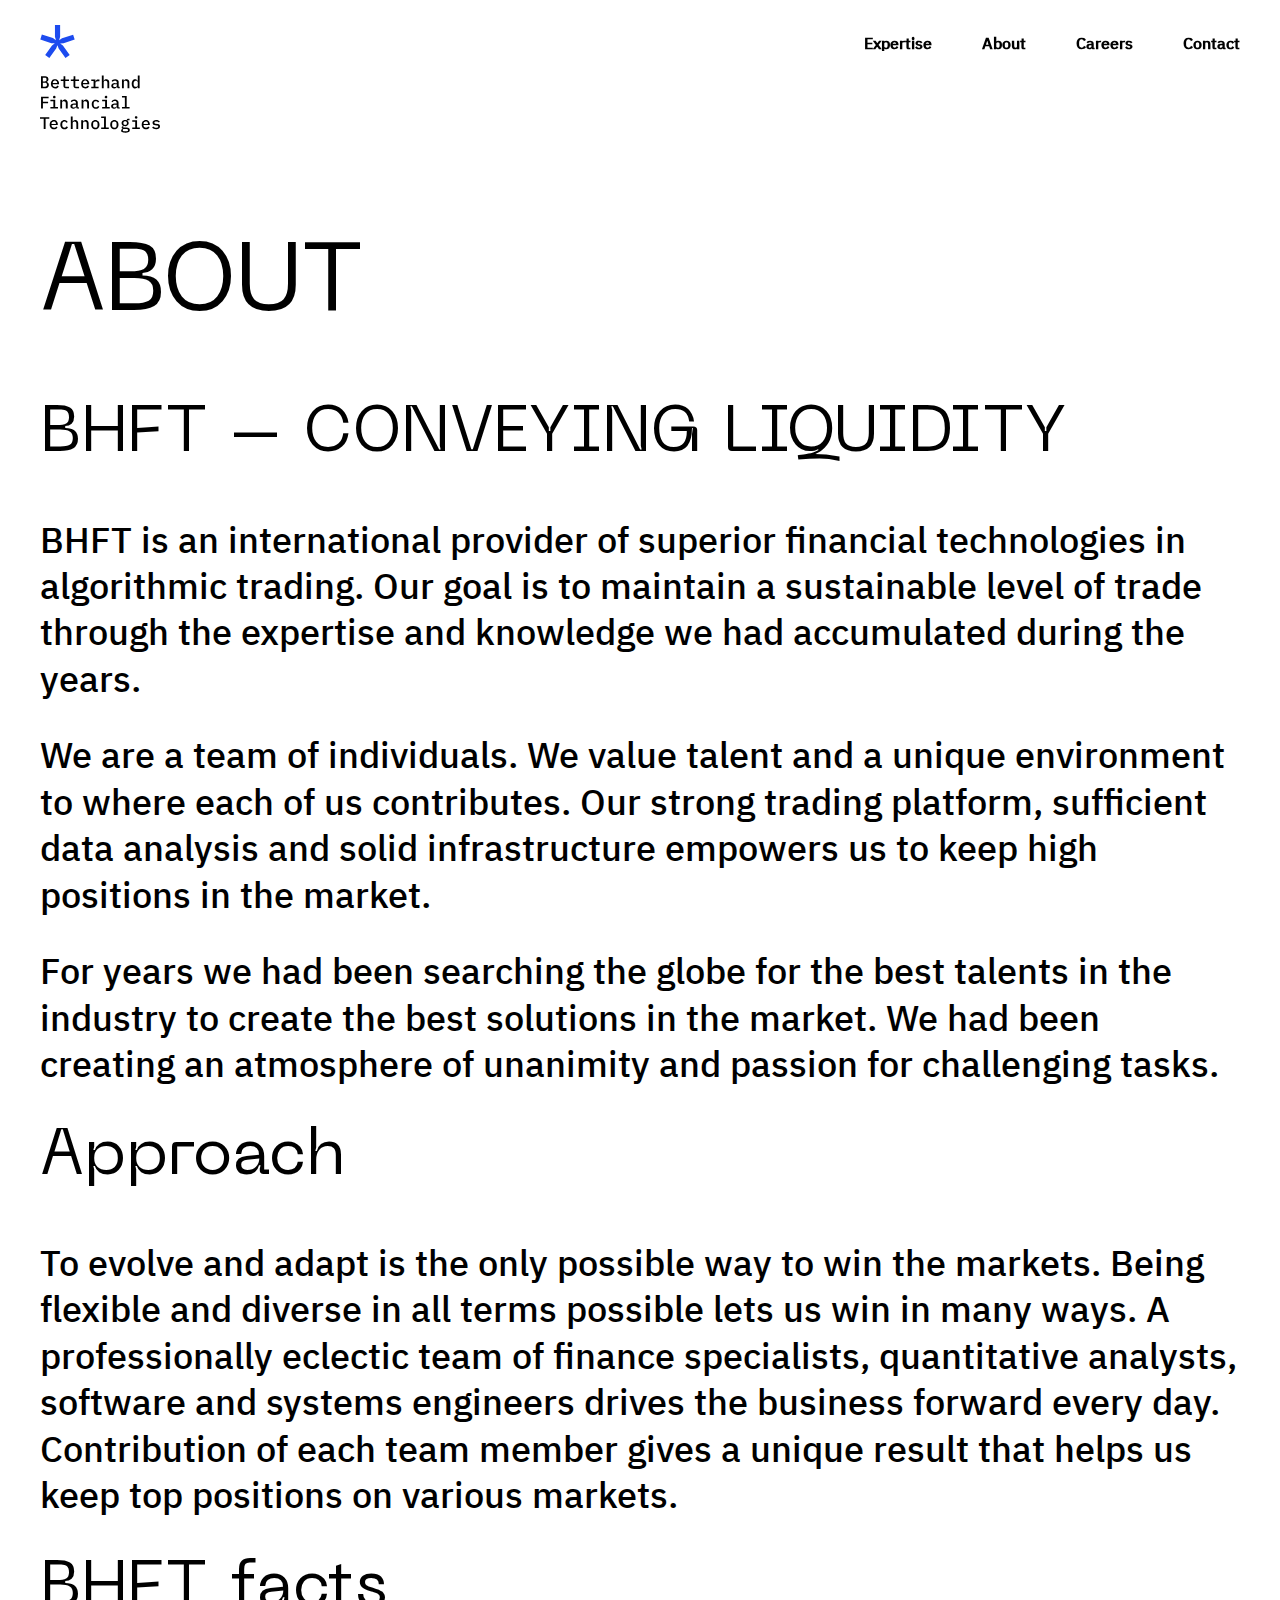
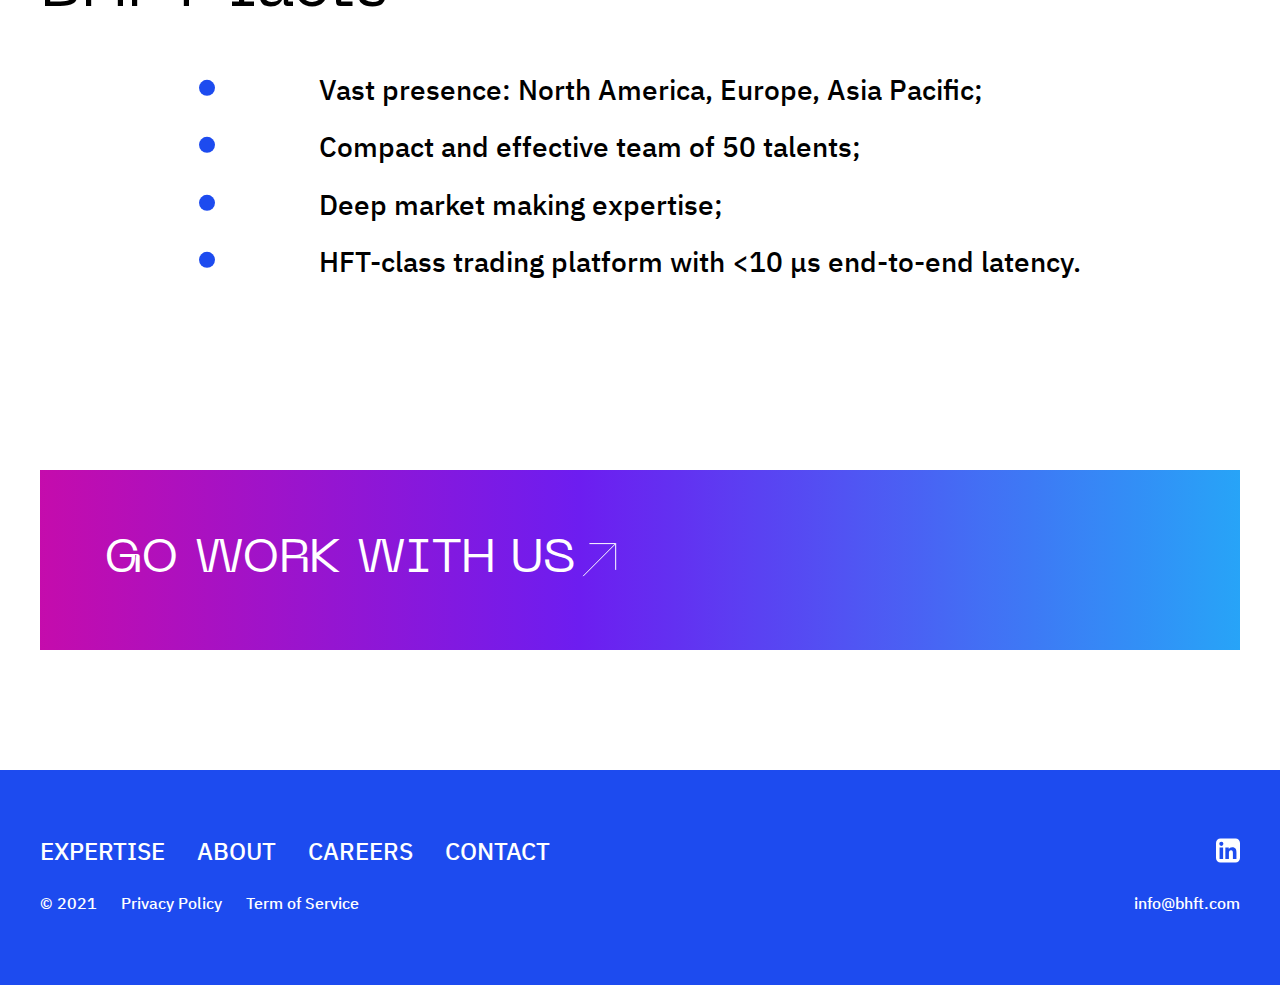
<file: about.html>
<!DOCTYPE html><html lang="ru"><head>  <title>About</title>  <meta charset="UTF-8" />  <meta name="format-detection" content="telephone=no" />  <link rel="stylesheet" href="css/style.min.css?_v=20210909143948" />  <link    rel="apple-touch-icon"    sizes="180x180"    href="./img/icons/favicon/apple-touch-icon.png"  />  <link    rel="icon"    type="image/png"    sizes="32x32"    href="./img/icons/favicon/favicon-32x32.png"  />  <link    rel="icon"    type="image/png"    sizes="16x16"    href="./img/icons/favicon/favicon-16x16.png"  />  <!-- <link rel="manifest" href="./img/icons/favicon/site.webmanifest" /> -->  <link    rel="mask-icon"    href="./img/icons/favicon/safari-pinned-tab.svg"    color="#5bbad5"  />  <meta name="msapplication-TileColor" content="#000000" />  <meta name="theme-color" content="#ffffff" />  <!-- <meta name="robots" content="noindex, nofollow"> -->  <!-- <meta name="viewport" content="width=device-width, initial-scale=1.0, maximum-scale=1.0, user-scalable=0"> -->  <meta name="viewport" content="width=device-width, initial-scale=1.0" /></head><body>  <div class="wrapper">    <header class="header _lp header_white">      <div class="header__content _container">        <a href="./index.html" class="header__logo logo">          <div class="logo__image">            <svg width="35" height="33" viewBox="0 0 35 33" fill="none" xmlns="http://www.w3.org/2000/svg">              <path d="M1.86642 9.49521L12.9294 13.1189L15.9734 15.253L14.957 11.7268V0H20.12V11.7268L19.1089 15.3451L22.0562 13.211L33.1245 9.67937L34.6896 14.6247L23.632 18.2267L20.1254 18.4108L22.8952 20.4529L29.7147 29.9264L25.4767 32.9922L18.6464 23.5186L17.4471 20.1766L16.1563 23.5186L9.33136 32.9922L5.18477 29.9264L12.0097 20.4529L14.8655 18.3188L11.3643 18.1346L0.29599 14.5109L1.86642 9.49521Z" fill="#1D4BEF" />            </svg>          </div>          <div class="logo__text">            <svg width="120" height="58" viewBox="0 0 120 58" fill="none" xmlns="http://www.w3.org/2000/svg">              <path d="M0.97883 1.29009H5.05013C5.95745 1.23505 6.85102 1.53373 7.54561 2.12423C7.84514 2.41934 8.07874 2.77539 8.23083 3.16862C8.38293 3.56184 8.45002 3.9832 8.42764 4.4046C8.45384 4.98925 8.27486 5.56452 7.92209 6.02957C7.56426 6.45097 7.08794 6.75316 6.55602 6.89622V6.98288C7.18691 7.11035 7.76453 7.42766 8.21251 7.89286C8.65268 8.42167 8.87582 9.09975 8.83638 9.78865C8.84079 10.2491 8.76056 10.7063 8.59974 11.1374C8.45296 11.5429 8.22193 11.9122 7.92209 12.2207C7.61858 12.53 7.25141 12.7685 6.84645 12.9194C6.41204 13.0858 5.95048 13.1684 5.48576 13.1632H0.97883V1.29009ZM4.6629 6.39789C5.14209 6.42918 5.61871 6.30585 6.02358 6.04582C6.18821 5.90366 6.31625 5.72351 6.39679 5.52073C6.47733 5.31794 6.50798 5.09855 6.48611 4.88126V4.26919C6.50662 4.05201 6.47535 3.83304 6.3949 3.63049C6.31445 3.42793 6.18715 3.24766 6.02358 3.10464C5.61871 2.8446 5.14209 2.72127 4.6629 2.75256H2.83431V6.39789H4.6629ZM4.93181 11.7061C5.44514 11.7393 5.95514 11.6023 6.38392 11.3161C6.56265 11.1619 6.70225 10.9669 6.79111 10.7474C6.87998 10.5279 6.91554 10.2902 6.89485 10.0541V9.44199C6.91511 9.2067 6.87932 8.96993 6.79046 8.75137C6.70159 8.53281 6.56222 8.33876 6.38392 8.18535C5.9558 7.89726 5.44575 7.75837 4.93181 7.78995H2.83431V11.7061H4.93181ZM15.1504 13.3744C14.5381 13.3845 13.9297 13.2741 13.3594 13.0494C12.8517 12.8478 12.3971 12.5308 12.031 12.1232C11.6573 11.707 11.3751 11.216 11.2028 10.6824C11.0009 10.0714 10.9027 9.43046 10.9124 8.78659C10.9054 8.13893 11.0053 7.49461 11.2082 6.87997C11.388 6.34489 11.6693 5.85006 12.0364 5.42292C12.3981 5.03546 12.8408 4.73387 13.3326 4.54002C14.4075 4.11382 15.6029 4.11382 16.6778 4.54002C17.1607 4.74056 17.5926 5.04785 17.9417 5.43917C18.2995 5.83859 18.5739 6.30649 18.7484 6.81497C18.9395 7.38542 19.034 7.98416 19.0281 8.58618V9.28491H12.7732V9.57199C12.7616 9.88091 12.8123 10.189 12.9223 10.4776C13.0324 10.7662 13.1993 11.0294 13.4132 11.2511C13.65 11.4748 13.9294 11.6477 14.2344 11.7594C14.5395 11.8711 14.8639 11.9193 15.188 11.9011C15.6943 11.9173 16.1951 11.7916 16.6348 11.5382C17.0333 11.3003 17.3676 10.9674 17.6082 10.5686L18.7538 11.5815C18.4307 12.1262 17.9682 12.5733 17.4146 12.8761C16.7202 13.2456 15.9403 13.4214 15.1558 13.3852L15.1504 13.3744ZM15.0267 5.62333C14.7171 5.62061 14.4101 5.67951 14.1231 5.79666C13.8536 5.90165 13.6109 6.06641 13.4132 6.27873C13.2111 6.49327 13.0521 6.74528 12.9453 7.0208C12.8303 7.31942 12.7737 7.6376 12.7786 7.95786V8.07702H17.178V7.9037C17.1935 7.60215 17.1497 7.30047 17.0491 7.01603C16.9485 6.73158 16.7931 6.46997 16.5917 6.24623C16.391 6.03474 16.1472 5.86955 15.877 5.76202C15.6068 5.65449 15.3167 5.60717 15.0267 5.62333ZM25.6809 13.2065C25.3719 13.2322 25.0609 13.1904 24.7695 13.0838C24.478 12.9772 24.2128 12.8084 23.9921 12.589C23.6154 12.1353 23.4232 11.5547 23.4543 10.964V5.92124H20.7652V4.4046H22.6799C22.9255 4.42883 23.1712 4.35924 23.3683 4.20961C23.4473 4.11196 23.5062 3.99933 23.5413 3.87838C23.5764 3.75743 23.587 3.63063 23.5726 3.50546V1.29009H25.299V4.38836H29.01V5.90499H25.2937V11.6574H29.01V13.2065H25.6809ZM35.7166 13.2065C35.4076 13.2322 35.0967 13.1904 34.8052 13.0838C34.5137 12.9772 34.2485 12.8084 34.0279 12.589C33.6511 12.1353 33.459 11.5547 33.49 10.964V5.92124H30.8009V4.4046H32.7156C32.9612 4.42883 33.2069 4.35924 33.404 4.20961C33.5611 4.01091 33.6344 3.75807 33.6084 3.50546V1.29009H35.3348V4.38836H39.0511V5.90499H35.3348V11.6574H39.0511V13.2065H35.7166ZM45.3974 13.4123C44.7852 13.4214 44.177 13.311 43.6064 13.0873C43.0986 12.8882 42.6424 12.5751 42.2726 12.1719C41.9009 11.7543 41.6189 11.2638 41.4444 10.7311C41.0595 9.49699 41.0595 8.17368 41.4444 6.93954C41.6221 6.40348 41.9036 5.90825 42.2726 5.4825C42.629 5.0807 43.07 4.76423 43.5634 4.55627C44.6383 4.13007 45.8337 4.13007 46.9086 4.55627C47.3923 4.75819 47.8257 5.06522 48.1779 5.45542C48.5341 5.85514 48.8066 6.32305 48.9793 6.83121C49.1729 7.40103 49.2675 8.00022 49.2589 8.60243V9.30116H42.9933V9.58824C42.9815 9.89766 43.0326 10.2062 43.1436 10.495C43.2546 10.7838 43.4231 11.0466 43.6387 11.2674C43.8749 11.4918 44.1542 11.6653 44.4594 11.777C44.7646 11.8888 45.0893 11.9366 45.4135 11.9174C45.918 11.9328 46.4169 11.8072 46.8549 11.5544C47.2545 11.318 47.5891 10.9847 47.8283 10.5849L48.9793 11.6086C48.6527 12.1523 48.1887 12.5991 47.6347 12.9032C46.9412 13.2621 46.1652 13.4285 45.3866 13.3852L45.3974 13.4123ZM45.2522 5.62333C44.9426 5.62061 44.6355 5.67951 44.3486 5.79666C44.0805 5.90448 43.8385 6.06885 43.6387 6.27873C43.4381 6.49348 43.281 6.74553 43.1762 7.0208C43.0594 7.31905 43.0009 7.63725 43.0041 7.95786V8.07702H47.3819V7.9037C47.4124 7.29575 47.2037 6.70021 46.8011 6.24623C46.6015 6.03772 46.3602 5.87435 46.0932 5.76696C45.8261 5.65956 45.5394 5.6106 45.2522 5.62333ZM51.2596 11.6844H53.5776V5.91582H51.2596V4.39919H55.417V6.73372H55.5191C55.6001 6.42621 55.7137 6.12839 55.858 5.84541C56.1514 5.2722 56.6431 4.82708 57.2402 4.59419C57.6083 4.45697 57.9987 4.39081 58.3911 4.39919H59.4667V6.16498H57.7403C57.1331 6.14019 56.5403 6.35603 56.0892 6.76622C55.872 6.97446 55.702 7.22741 55.5906 7.50782C55.4792 7.78823 55.4292 8.08953 55.4438 8.39118V11.6411H58.5901V13.2065H51.2596V11.6844ZM61.817 0.585938H63.6564V5.89957H63.7424C63.8334 5.66928 63.9488 5.44955 64.0866 5.24417C64.2325 5.03288 64.4146 4.84946 64.6244 4.70252C64.8398 4.54333 65.0796 4.42074 65.3344 4.33961C65.6402 4.24105 65.9599 4.19348 66.2809 4.19877C66.6806 4.18071 67.0794 4.24921 67.4505 4.39965C67.8217 4.55009 68.1564 4.77897 68.4322 5.07084C69.0102 5.75507 69.3014 6.63884 69.2443 7.53537V13.2065H67.3996V7.78995C67.3996 6.39609 66.7972 5.69916 65.5925 5.69916C65.3583 5.69971 65.1251 5.73066 64.8987 5.79124C64.6824 5.85169 64.4773 5.94679 64.291 6.0729C64.1142 6.1976 63.9672 6.36044 63.8607 6.54956C63.7509 6.75393 63.6953 6.98342 63.6994 7.21579V13.174H61.817V0.585938ZM78.6131 13.2065C78.3972 13.2229 78.1803 13.1954 77.9751 13.1256C77.77 13.0558 77.5809 12.9452 77.4192 12.8003C77.1422 12.5043 76.9734 12.1223 76.9405 11.7169H76.876C76.726 12.229 76.4 12.6706 75.9563 12.9627C75.4446 13.2732 74.8537 13.4257 74.2568 13.4015C73.4773 13.4472 72.7094 13.1958 72.1055 12.6973C71.8395 12.4509 71.6307 12.1483 71.494 11.8113C71.3574 11.4742 71.2962 11.111 71.3149 10.7474C71.2952 10.3693 71.3707 9.9923 71.5343 9.65141C71.6979 9.31052 71.9443 9.01678 72.2507 8.79742C73.1221 8.28523 74.1272 8.05105 75.1334 8.12577H76.8061V7.44329C76.8061 6.25165 76.1768 5.65582 74.9291 5.65582C74.4496 5.63495 73.9741 5.75139 73.5576 5.99165C73.207 6.21832 72.9082 6.51742 72.681 6.86913L71.6053 5.96457C71.897 5.44239 72.3296 5.01418 72.8531 4.7296C73.5465 4.34937 74.3281 4.16239 75.1173 4.18795C76.0521 4.13446 76.9751 4.41873 77.7204 4.98959C78.0428 5.27692 78.2957 5.63469 78.4597 6.03556C78.6238 6.43643 78.6947 6.86978 78.6669 7.30246V11.7115H79.7426V13.2065H78.6131ZM74.7623 12.0528C75.2819 12.0751 75.7953 11.933 76.2306 11.6465C76.407 11.5347 76.5522 11.3797 76.6529 11.1959C76.7535 11.0121 76.8062 10.8056 76.8061 10.5957V9.32824H75.1657C73.8373 9.32824 73.1704 9.72907 73.1704 10.5307V10.8665C73.1592 11.0389 73.1924 11.2113 73.2668 11.367C73.3413 11.5226 73.4544 11.6562 73.5953 11.7549C73.9473 11.964 74.3549 12.0586 74.7623 12.0257V12.0528ZM81.9584 13.2065V4.39919H83.7977V5.89957H83.8676C83.9587 5.66928 84.0741 5.44955 84.2118 5.24417C84.3609 5.03553 84.5425 4.85261 84.7497 4.70252C84.965 4.54333 85.2049 4.42074 85.4596 4.33961C85.7655 4.24152 86.0851 4.19396 86.4061 4.19877C86.8059 4.17964 87.2051 4.24765 87.5764 4.39816C87.9476 4.54866 88.2823 4.77811 88.5574 5.07084C89.138 5.75363 89.4295 6.63847 89.3695 7.53537V13.2065H87.5248V7.78995C87.5248 6.39609 86.9224 5.69916 85.7177 5.69916C85.4835 5.69971 85.2503 5.73066 85.0239 5.79124C84.808 5.85263 84.603 5.94767 84.4162 6.0729C84.2394 6.1976 84.0924 6.36044 83.986 6.54956C83.8761 6.75393 83.8205 6.98342 83.8246 7.21579V13.174L81.9584 13.2065ZM97.7918 11.7115H97.6896C97.4578 12.2094 97.1044 12.6399 96.6624 12.9627C96.1833 13.2763 95.6199 13.4333 95.0489 13.4123C94.5781 13.4289 94.1102 13.3325 93.6837 13.1309C93.2573 12.9294 92.8846 12.6285 92.5964 12.2532C91.9887 11.484 91.6875 10.3357 91.6875 8.81909C91.6875 7.30245 91.9887 6.15415 92.5964 5.37958C92.8855 5.00526 93.2584 4.70512 93.6846 4.50366C94.1108 4.3022 94.5783 4.20516 95.0489 4.22044C95.6207 4.19854 96.185 4.35766 96.6624 4.67543C97.1067 4.99577 97.4607 5.42694 97.6896 5.92665H97.7918V0.585938H99.6365V13.2065H97.7918V11.7115ZM95.8126 11.8957C96.0704 11.8977 96.3272 11.8649 96.5763 11.7982C96.8011 11.7341 97.0125 11.6295 97.2002 11.4894C97.3793 11.3562 97.5264 11.184 97.6304 10.9857C97.7427 10.7686 97.7983 10.5263 97.7918 10.2816V7.35662C97.7982 7.11018 97.7427 6.8661 97.6304 6.64705C97.525 6.44968 97.3782 6.27779 97.2002 6.14332C97.0135 6.00287 96.8017 5.89988 96.5763 5.83999C96.328 5.76894 96.0708 5.73428 95.8126 5.73708C95.5133 5.71979 95.2139 5.76851 94.9352 5.87984C94.6565 5.99117 94.4053 6.16242 94.1992 6.38164C93.8055 6.86549 93.6043 7.47931 93.6344 8.10411V9.53407C93.603 10.1574 93.8045 10.77 94.1992 11.2511C94.4071 11.4663 94.6592 11.6332 94.938 11.7398C95.2167 11.8465 95.5152 11.8904 95.8126 11.8686V11.8957ZM1.04337 33.6052V21.7267H8.61587V23.3517H2.92036V26.8074H8.09419V28.3728H2.92036V33.5998L1.04337 33.6052ZM10.3961 32.0886H13.3702V26.3362H10.3799V24.825H15.2203V32.0886H17.9847V33.6052H10.3799L10.3961 32.0886ZM14.3006 23.2217C14.125 23.2417 13.9473 23.2266 13.7775 23.1773C13.6077 23.1281 13.4492 23.0456 13.311 22.9346C13.2193 22.8404 13.1472 22.7285 13.0992 22.6057C13.0511 22.4829 13.0281 22.3516 13.0314 22.2196V21.873C13.0281 21.741 13.0511 21.6097 13.0992 21.4869C13.1472 21.3641 13.2193 21.2522 13.311 21.158C13.4453 21.0476 13.6001 20.9654 13.7663 20.9161C13.9326 20.8668 14.1069 20.8514 14.2791 20.8709C14.4547 20.8509 14.6325 20.866 14.8023 20.9152C14.9721 20.9645 15.1306 21.047 15.2687 21.158C15.3605 21.2522 15.4325 21.3641 15.4806 21.4869C15.5286 21.6097 15.5517 21.741 15.5484 21.873V22.2305C15.5517 22.3624 15.5286 22.4937 15.4806 22.6165C15.4325 22.7393 15.3605 22.8512 15.2687 22.9454C15.1313 23.0554 14.9734 23.1365 14.8044 23.184C14.6353 23.2314 14.4586 23.2443 14.2845 23.2217H14.3006ZM20.2812 33.6052V24.825H22.1205V26.32H22.2066C22.3005 26.09 22.4176 25.8704 22.5562 25.6645C22.7049 25.4557 22.8866 25.2727 23.094 25.1229C23.3091 24.962 23.5489 24.8375 23.8039 24.7546C24.1101 24.6584 24.4298 24.6127 24.7505 24.6192C25.1499 24.599 25.5489 24.666 25.9202 24.8155C26.2915 24.9651 26.6263 25.1938 26.9018 25.4858C27.4811 26.1714 27.7724 27.0574 27.7139 27.9557V33.6052H25.7831V28.2266C25.7831 26.8291 25.1807 26.1358 23.976 26.1358C23.7416 26.1336 23.5081 26.1646 23.2822 26.2279C23.0651 26.286 22.8596 26.3813 22.6745 26.5095C22.4964 26.6328 22.3492 26.796 22.2442 26.9862C22.1336 27.1883 22.078 27.4163 22.0829 27.647V33.6052H20.2812ZM37.7818 33.6052C37.5668 33.6209 37.3509 33.593 37.1467 33.5233C36.9426 33.4535 36.7544 33.3432 36.5933 33.199C36.3168 32.9021 36.1465 32.5209 36.1092 32.1157H36.0017C35.8514 32.6262 35.5253 33.066 35.082 33.356C34.5719 33.6708 33.9802 33.8254 33.3825 33.8002C32.6024 33.8439 31.8345 33.5906 31.2312 33.0906C30.965 32.8455 30.756 32.5439 30.6193 32.2077C30.4826 31.8715 30.4216 31.5089 30.4406 31.1461C30.4204 30.7679 30.4956 30.3908 30.6593 30.0498C30.8229 29.7088 31.0696 29.4151 31.3764 29.1961C32.2478 28.6839 33.2529 28.4498 34.2591 28.5245H35.9317V27.8312C35.9317 26.6395 35.3061 26.0437 34.0548 26.0437C33.5775 26.021 33.1037 26.1356 32.6887 26.3741C32.3353 26.5991 32.0344 26.8985 31.8067 27.2516L30.731 26.3524C31.0248 25.8301 31.4592 25.402 31.9841 25.1175C32.6771 24.736 33.4591 24.5489 34.2484 24.5758C35.1833 24.5214 36.1066 24.8057 36.8514 25.3775C37.1725 25.6656 37.4242 26.0236 37.5873 26.4244C37.7504 26.8252 37.8206 27.2581 37.7926 27.6903V32.1644H38.8682V33.6269L37.7818 33.6052ZM33.9311 32.4461C34.4506 32.4684 34.964 32.3263 35.3993 32.0398C35.5756 31.9293 35.721 31.7752 35.8217 31.5923C35.9224 31.4094 35.9751 31.2036 35.9748 30.9944V29.727H34.3613C33.0329 29.727 32.366 30.1278 32.366 30.924V31.2653C32.3527 31.4378 32.3832 31.6108 32.4547 31.7682C32.5262 31.9255 32.6364 32.0618 32.7747 32.1644C33.119 32.3692 33.5156 32.4671 33.9149 32.4461H33.9311ZM41.5681 33.6052V24.825H43.4128V26.32H43.4935C43.5854 26.0891 43.7027 25.8692 43.8431 25.6645C43.989 25.4533 44.1711 25.2698 44.3809 25.1229C44.5934 24.961 44.8316 24.8364 45.0854 24.7546C45.3917 24.6584 45.7113 24.6127 46.032 24.6192C46.4314 24.599 46.8304 24.666 47.2017 24.8155C47.5731 24.9651 47.9079 25.1938 48.1833 25.4858C48.7626 26.1714 49.0539 27.0574 48.9954 27.9557V33.6052H47.1561V28.2266C47.1561 26.8291 46.5537 26.1358 45.3436 26.1358C45.0959 26.1218 44.8475 26.1456 44.6068 26.2062C44.3893 26.2632 44.1835 26.3586 43.999 26.4879C43.8181 26.6094 43.6687 26.7728 43.5634 26.9645C43.4547 27.1672 43.4009 27.3951 43.4074 27.6253V33.5835L41.5681 33.6052ZM55.8687 33.811C55.2704 33.8218 54.6759 33.7113 54.1208 33.486C53.6229 33.283 53.1778 32.9681 52.8193 32.5652C52.4514 32.1455 52.1748 31.6529 52.0072 31.119C51.6385 29.8824 51.6385 28.564 52.0072 27.3274C52.1772 26.7947 52.4536 26.3025 52.8193 25.8812C53.1781 25.48 53.6233 25.1669 54.1208 24.9658C54.6706 24.7416 55.2595 24.6311 55.8526 24.6408C56.611 24.6074 57.3614 24.8077 58.0039 25.215C58.5398 25.5859 58.9625 26.0998 59.2247 26.6991L57.7887 27.4845C57.6485 27.0984 57.4 26.7616 57.0734 26.5149C56.7084 26.264 56.2726 26.1386 55.8311 26.1575C55.5323 26.1402 55.2333 26.1884 54.9547 26.2988C54.6762 26.4091 54.4247 26.5789 54.2176 26.7966C53.8184 27.2715 53.6127 27.8812 53.6422 28.5028V29.9707C53.6155 30.5886 53.8209 31.1939 54.2176 31.6661C54.4298 31.8897 54.6881 32.0637 54.9743 32.176C55.2605 32.2883 55.5676 32.3361 55.8741 32.3161C56.3451 32.337 56.8105 32.2061 57.2025 31.9423C57.5577 31.6774 57.8392 31.3248 58.02 30.9186L59.3699 31.7527C59.0914 32.3639 58.6478 32.8838 58.0899 33.2531C57.4132 33.6506 56.6346 33.8372 55.8526 33.7894L55.8687 33.811ZM62.1343 32.0886H65.1085V26.3362H62.1343V24.825H66.9747V32.0886H69.7606V33.6052H62.1182L62.1343 32.0886ZM66.0389 23.2217C65.6855 23.269 65.3278 23.1736 65.0439 22.9563C64.9522 22.862 64.8801 22.7502 64.8321 22.6274C64.784 22.5045 64.761 22.3732 64.7643 22.2413V21.873C64.761 21.741 64.784 21.6097 64.8321 21.4869C64.8801 21.3641 64.9522 21.2522 65.0439 21.158C65.1795 21.048 65.3352 20.966 65.5023 20.9168C65.6693 20.8675 65.8444 20.8519 66.0174 20.8709C66.372 20.8311 66.7277 20.9343 67.007 21.158C67.1889 21.3503 67.2875 21.6074 67.2813 21.873V22.2305C67.2875 22.496 67.1889 22.7531 67.007 22.9454C66.8693 23.0549 66.7114 23.1357 66.5424 23.1831C66.3735 23.2305 66.1968 23.2436 66.0228 23.2217H66.0389ZM78.4894 33.6052C78.2744 33.6209 78.0585 33.593 77.8543 33.5233C77.6502 33.4535 77.462 33.3432 77.3008 33.199C77.0265 32.9007 76.8565 32.5203 76.8168 32.1157H76.7361C76.582 32.6257 76.2545 33.0648 75.8111 33.356C75.3029 33.6707 74.713 33.8253 74.117 33.8002C73.3366 33.846 72.5679 33.5925 71.9657 33.0906C71.6979 32.8464 71.4875 32.5452 71.3498 32.2088C71.2121 31.8725 71.1506 31.5094 71.1697 31.1461C71.1495 30.7679 71.2247 30.3908 71.3884 30.0498C71.552 29.7088 71.7987 29.4151 72.1055 29.1961C72.9772 28.6846 73.9821 28.4504 74.9882 28.5245H76.6609V27.8312C76.6609 26.6395 76.0352 26.0437 74.7839 26.0437C74.3067 26.0219 73.8331 26.1365 73.4178 26.3741C73.0737 26.6139 72.7856 26.9263 72.5734 27.2895L71.4709 26.3904C71.7647 25.868 72.1991 25.4399 72.724 25.1554C73.4173 24.7747 74.199 24.5877 74.9882 24.6137C75.9231 24.5593 76.8465 24.8437 77.5913 25.4154C77.9131 25.7032 78.1655 26.0611 78.3295 26.4618C78.4935 26.8626 78.5648 27.2957 78.5378 27.7282V32.1644H79.6135V33.6269L78.4894 33.6052ZM74.6386 32.4461C75.1582 32.4684 75.6716 32.3263 76.1069 32.0398C76.2839 31.93 76.4298 31.7762 76.5306 31.5931C76.6314 31.41 76.6837 31.2038 76.6824 30.9944V29.727H75.0689C73.7405 29.727 73.079 30.1278 73.079 30.924V31.2653C73.0687 31.437 73.1018 31.6085 73.1752 31.7638C73.2485 31.9191 73.3597 32.0532 73.4985 32.1536C73.8404 32.3602 74.2348 32.4619 74.6333 32.4461H74.6386ZM81.9638 32.0886H84.8518V22.5284H81.9638V21.0117H86.6966V32.0886H89.5847V33.6052H81.9584L81.9638 32.0886ZM5.59333 43.7504V54.0418H3.7002V43.7504H0V42.1254H9.29352V43.7504H5.59333ZM13.908 54.2314C13.2964 54.2398 12.6886 54.1314 12.1171 53.9118C11.61 53.7086 11.1543 53.3941 10.7833 52.991C10.4115 52.5734 10.1295 52.0829 9.95504 51.5502C9.57016 50.3161 9.57016 48.9928 9.95504 47.7586C10.1315 47.2237 10.4132 46.73 10.7833 46.307C11.1379 45.902 11.5793 45.5834 12.0741 45.3754C12.6099 45.1556 13.1843 45.0469 13.7628 45.0558C14.3304 45.047 14.8938 45.1539 15.4193 45.3699C15.904 45.5657 16.3407 45.8651 16.6993 46.2474C17.0573 46.6458 17.3301 47.1141 17.5007 47.6232C17.6935 48.1932 17.7881 48.7923 17.7803 49.3944V50.0932H11.5255V50.3802C11.5142 50.6904 11.5655 50.9997 11.6765 51.2892C11.7874 51.5788 11.9556 51.8427 12.1709 52.0648C12.405 52.2958 12.684 52.4756 12.9903 52.593C13.2966 52.7104 13.6237 52.763 13.951 52.7473C14.4553 52.7602 14.9535 52.6348 15.3924 52.3844C15.7912 52.1445 16.1254 51.8097 16.3659 51.4094L17.5168 52.4331C17.1906 52.9785 16.7266 53.4271 16.1722 53.7331C15.4746 54.098 14.6932 54.27 13.908 54.2314ZM13.7736 46.4533C13.464 46.4505 13.1569 46.5094 12.87 46.6266C12.6029 46.7363 12.3612 46.9004 12.1601 47.1087C11.9607 47.3243 11.8038 47.5761 11.6976 47.8507C11.5808 48.149 11.5223 48.4672 11.5255 48.7878V48.9069H15.9033V48.7336C15.9321 48.1259 15.7236 47.531 15.3225 47.0762C15.1223 46.8685 14.8809 46.7057 14.614 46.5983C14.3471 46.491 14.0607 46.4416 13.7736 46.4533ZM24.4708 54.2314C23.873 54.2413 23.2791 54.1327 22.7229 53.9118C22.2261 53.7068 21.7813 53.3922 21.4214 52.991C21.0535 52.5713 20.7768 52.0786 20.6093 51.5448C20.2406 50.3082 20.2406 48.9898 20.6093 47.7532C20.7768 47.2194 21.0535 46.7268 21.4214 46.307C21.7813 45.9058 22.2261 45.5912 22.7229 45.3862C23.273 45.1638 23.862 45.0551 24.4547 45.0666C25.2123 45.0337 25.9621 45.2319 26.6059 45.6353C27.142 46.0084 27.5647 46.5241 27.8268 47.1249L26.4123 47.8724C26.27 47.4874 26.0219 47.1512 25.697 46.9028C25.332 46.6518 24.8962 46.5264 24.4547 46.5453C24.1555 46.5291 23.8563 46.5784 23.5778 46.6896C23.2993 46.8009 23.048 46.9716 22.8412 47.1899C22.4428 47.6632 22.2371 48.2709 22.2657 48.8907V50.364C22.2396 50.9818 22.445 51.587 22.8412 52.0594C23.0534 52.283 23.3117 52.457 23.5979 52.5693C23.8841 52.6816 24.1912 52.7294 24.4977 52.7094C24.9687 52.7303 25.4341 52.5994 25.8261 52.3356C26.1813 52.0707 26.4628 51.7181 26.6436 51.3119L27.9935 52.146C27.7161 52.7564 27.2722 53.2749 26.7135 53.641C26.0421 54.061 25.2604 54.2668 24.4708 54.2314ZM30.8063 41.4321H32.651V46.7457H32.7317C32.8258 46.5159 32.9429 46.2963 33.0813 46.0903C33.2287 45.8803 33.4106 45.6972 33.6191 45.5487C33.8332 45.3874 34.0734 45.2646 34.329 45.1858C34.6351 45.0888 34.9548 45.043 35.2756 45.0504C35.6706 45.0338 36.0646 45.1025 36.431 45.252C36.7974 45.4015 37.1278 45.6282 37.4 45.917C37.9785 46.601 38.2698 47.4849 38.2121 48.3815V54.0364H36.3728V48.6578C36.3728 47.2603 35.7704 46.5616 34.5657 46.5616C34.331 46.5613 34.0975 46.5941 33.8719 46.6591C33.6547 46.7143 33.449 46.8079 33.2642 46.9353C33.0765 47.0588 32.9236 47.2287 32.82 47.4289C32.7163 47.629 32.6656 47.8526 32.6726 48.0782V54.0364H30.8278L30.8063 41.4321ZM41.2131 54.031V45.2454H43.0525V46.7457H43.1385C43.2307 46.516 43.3461 46.2964 43.4827 46.0903C43.6317 45.8816 43.8133 45.6987 44.0206 45.5487C44.2359 45.3895 44.4758 45.2669 44.7305 45.1858C45.0366 45.0892 45.3563 45.0435 45.677 45.0504C46.0763 45.0313 46.475 45.0987 46.8462 45.2483C47.2173 45.3978 47.5523 45.6258 47.8283 45.917C48.4068 46.601 48.6981 47.4849 48.6404 48.3815V54.0364H46.7581V48.6578C46.7581 47.2603 46.1557 46.5616 44.951 46.5616C44.7163 46.5613 44.4828 46.5941 44.2572 46.6591C44.0404 46.7154 43.8348 46.8088 43.6495 46.9353C43.4726 47.06 43.3257 47.2229 43.2192 47.412C43.1093 47.6163 43.0537 47.8458 43.0579 48.0782V54.0364L41.2131 54.031ZM55.3417 54.2314C54.7492 54.2397 54.1609 54.1312 53.6099 53.9118C53.1139 53.7054 52.6694 53.3909 52.3084 52.991C51.9388 52.5716 51.6604 52.079 51.4909 51.5448C51.1081 50.3103 51.1081 48.9877 51.4909 47.7532C51.6604 47.2191 51.9388 46.7265 52.3084 46.307C52.6694 45.9071 53.1139 45.5926 53.6099 45.3862C54.7256 44.96 55.9577 44.96 57.0734 45.3862C57.5694 45.5926 58.0139 45.9071 58.375 46.307C58.7445 46.7265 59.023 47.2191 59.1925 47.7532C59.5753 48.9877 59.5753 50.3103 59.1925 51.5448C59.023 52.079 58.7445 52.5716 58.375 52.991C58.0139 53.3909 57.5694 53.7054 57.0734 53.9118C56.5291 54.1284 55.9484 54.2369 55.3632 54.2314H55.3417ZM55.3417 52.7689C55.6388 52.7831 55.9355 52.735 56.2132 52.6278C56.4909 52.5206 56.7436 52.3566 56.9551 52.146C57.3896 51.6343 57.606 50.9705 57.5575 50.299V48.9557C57.6052 48.2859 57.3887 47.6242 56.9551 47.1141C56.512 46.7132 55.9373 46.4915 55.3417 46.4915C54.746 46.4915 54.1714 46.7132 53.7282 47.1141C53.2946 47.6242 53.0782 48.2859 53.1258 48.9557V50.2827C53.0773 50.9543 53.2938 51.618 53.7282 52.1298C53.9427 52.3421 54.1991 52.5068 54.4807 52.6131C54.7623 52.7195 55.0629 52.7652 55.3632 52.7473L55.3417 52.7689ZM61.1609 52.5144H64.049V42.9487H61.1609V41.4321H65.8937V52.5144H68.8087V54.031H61.1609V52.5144ZM74.359 54.2314C73.7665 54.2403 73.1781 54.1317 72.6272 53.9118C72.1304 53.7068 71.6856 53.3922 71.3257 52.991C70.9563 52.5705 70.6763 52.0783 70.5028 51.5448C70.1287 50.309 70.1287 48.989 70.5028 47.7532C70.6763 47.2197 70.9563 46.7275 71.3257 46.307C71.6856 45.9058 72.1304 45.5912 72.6272 45.3862C73.7429 44.96 74.975 44.96 76.0908 45.3862C76.5868 45.5926 77.0312 45.9071 77.3923 46.307C77.7599 46.7278 78.0381 47.22 78.2098 47.7532C78.5839 48.989 78.5839 50.309 78.2098 51.5448C78.0381 52.078 77.7599 52.5702 77.3923 52.991C77.0312 53.3909 76.5868 53.7054 76.0908 53.9118C75.5396 54.1308 74.9514 54.2393 74.359 54.2314ZM74.359 52.7689C74.6561 52.7831 74.9528 52.735 75.2305 52.6278C75.5082 52.5206 75.7609 52.3566 75.9724 52.146C76.4055 51.6337 76.62 50.9699 76.5694 50.299V48.9557C76.6192 48.2866 76.4046 47.6247 75.9724 47.1141C75.5293 46.7132 74.9546 46.4915 74.359 46.4915C73.7633 46.4915 73.1887 46.7132 72.7455 47.1141C72.5295 47.3659 72.3651 47.6582 72.2617 47.9743C72.1584 48.2904 72.1181 48.6239 72.1432 48.9557V50.2827C72.1176 50.6154 72.1577 50.9499 72.2611 51.2669C72.3645 51.5839 72.5291 51.8771 72.7455 52.1298C72.9576 52.3393 73.2104 52.5024 73.4881 52.6086C73.7657 52.7149 74.0623 52.7621 74.359 52.7473V52.7689ZM89.7836 54.9843C89.8017 55.3915 89.7052 55.7956 89.5054 56.1501C89.3056 56.5047 89.0106 56.7952 88.6542 56.9884C87.5761 57.4888 86.3916 57.7121 85.2068 57.6384C84.5691 57.6482 83.9318 57.5992 83.3029 57.4922C82.8672 57.4228 82.4456 57.2819 82.0552 57.0751C81.7653 56.9271 81.5242 56.6976 81.3614 56.4143C81.219 56.1404 81.1469 55.8351 81.1516 55.526C81.1395 55.323 81.1679 55.1196 81.2354 54.9279C81.3028 54.7362 81.4079 54.5601 81.5442 54.4102C81.8608 54.1182 82.2487 53.9163 82.6683 53.8252V53.6573C82.4001 53.5583 82.16 53.3946 81.9691 53.1806C81.7857 52.9555 81.6918 52.6698 81.7056 52.379C81.6935 52.1916 81.7274 52.0042 81.8043 51.8332C81.8812 51.6622 81.9988 51.5129 82.1466 51.3986C82.4841 51.1544 82.869 50.9846 83.276 50.9002V50.8136C82.7701 50.58 82.3423 50.2037 82.0444 49.7303C81.7438 49.2432 81.5906 48.6786 81.6034 48.1053C81.5982 47.6696 81.6844 47.2377 81.8562 46.8378C82.0215 46.4645 82.2677 46.1332 82.5769 45.8683C82.9069 45.5936 83.2843 45.3825 83.6901 45.2454C84.1631 45.0945 84.657 45.0214 85.153 45.0287C85.704 45.0217 86.2513 45.119 86.7665 45.3158V45.0287C86.7565 44.7182 86.8576 44.4145 87.0515 44.1729C87.165 44.055 87.3028 43.9638 87.4553 43.9058C87.6077 43.8477 87.771 43.8242 87.9335 43.8371H89.5201V45.2995H87.4925V45.7058C87.8645 45.9586 88.1677 46.3013 88.3746 46.7024C88.5645 47.1202 88.6668 47.573 88.6751 48.0325C88.6835 48.492 88.5976 48.9482 88.423 49.3728C88.2578 49.7477 88.0115 50.0808 87.7023 50.3478C87.3745 50.6231 86.9963 50.8311 86.589 50.9598C86.1153 51.1066 85.6217 51.1779 85.1261 51.1711C84.7651 51.1734 84.4047 51.1389 84.0505 51.0681C83.8335 51.1319 83.6283 51.2306 83.4428 51.3606C83.3496 51.4167 83.2725 51.496 83.2188 51.5909C83.165 51.6858 83.1366 51.7931 83.1362 51.9023C83.1264 52.0213 83.1614 52.1396 83.2341 52.2339C83.3068 52.3281 83.4119 52.3915 83.5288 52.4115C83.844 52.4873 84.1675 52.5219 84.4915 52.5144H86.4492C87.6216 52.5144 88.466 52.7419 88.9877 53.186C89.2484 53.4042 89.4558 53.6799 89.5938 53.9917C89.7318 54.3035 89.7968 54.6432 89.7836 54.9843ZM88.0626 55.0926C88.0667 54.954 88.0364 54.8165 87.9744 54.6926C87.9124 54.5687 87.8208 54.4623 87.7077 54.3831C87.3155 54.166 86.868 54.0717 86.4223 54.1122H83.3836C83.1887 54.1928 83.023 54.3314 82.9086 54.5096C82.7942 54.6877 82.7366 54.8969 82.7436 55.1089C82.7433 55.2739 82.7805 55.4367 82.8523 55.5851C82.9241 55.7334 83.0285 55.8632 83.1577 55.9647C83.56 56.2449 84.0475 56.3733 84.5345 56.3276H85.906C86.462 56.3603 87.0171 56.2503 87.5194 56.008C87.6848 55.9214 87.8224 55.7896 87.9166 55.6276C88.0108 55.4657 88.0577 55.2802 88.0519 55.0926H88.0626ZM85.153 49.909C85.3895 49.9294 85.6276 49.9026 85.8537 49.8301C86.0798 49.7576 86.2895 49.6409 86.4707 49.4865C86.6152 49.3353 86.7274 49.1559 86.8005 48.9593C86.8735 48.7628 86.9059 48.5532 86.8956 48.3436V47.8724C86.9064 47.6635 86.8743 47.4547 86.8012 47.2589C86.7281 47.0632 86.6155 46.8848 86.4707 46.7349C86.087 46.4564 85.626 46.3065 85.153 46.3065C84.68 46.3065 84.2191 46.4564 83.8354 46.7349C83.6925 46.886 83.5817 47.0647 83.5096 47.2602C83.4374 47.4558 83.4056 47.664 83.4159 47.8724V48.3328C83.4061 48.5419 83.4382 48.7508 83.5102 48.9472C83.5823 49.1435 83.6929 49.3233 83.8354 49.4757C84.1969 49.7886 84.6669 49.9444 85.1423 49.909H85.153ZM92.2469 52.5144H95.221V46.7891H92.2469V45.2724H97.0603V52.5414H99.8516V54.0581H92.2361L92.2469 52.5144ZM96.1461 43.6475C95.7933 43.6852 95.44 43.5821 95.1618 43.3604C95.0701 43.2662 94.998 43.1543 94.95 43.0315C94.9019 42.9087 94.8789 42.7774 94.8822 42.6454V42.2879C94.878 42.1558 94.9006 42.0243 94.9487 41.9013C94.9968 41.7784 95.0693 41.6666 95.1618 41.5729C95.2957 41.4616 95.4503 41.3784 95.6165 41.3282C95.7828 41.278 95.9574 41.2617 96.1299 41.2804C96.4852 41.2422 96.8411 41.3474 97.1195 41.5729C97.212 41.6666 97.2846 41.7784 97.3327 41.9013C97.3808 42.0243 97.4034 42.1558 97.3992 42.2879V42.6454C97.4025 42.7774 97.3794 42.9087 97.3314 43.0315C97.2833 43.1543 97.2113 43.2662 97.1195 43.3604C96.8417 43.5826 96.4881 43.6858 96.1353 43.6475H96.1461ZM105.956 54.2314C105.344 54.2398 104.737 54.1314 104.165 53.9118C103.658 53.7086 103.202 53.3941 102.831 52.991C102.459 52.5734 102.177 52.0829 102.003 51.5502C101.618 50.3161 101.618 48.9928 102.003 47.7586C102.179 47.2237 102.461 46.73 102.831 46.307C103.186 45.902 103.627 45.5834 104.122 45.3754C104.658 45.1556 105.232 45.0469 105.811 45.0558C106.378 45.047 106.942 45.1539 107.467 45.3699C107.949 45.5718 108.383 45.8768 108.736 46.2637C109.093 46.6634 109.365 47.1313 109.538 47.6395C109.731 48.2095 109.825 48.8085 109.817 49.4107V50.1094H103.563V50.3965C103.551 50.7067 103.603 51.0159 103.714 51.3055C103.825 51.5951 103.993 51.8589 104.208 52.081C104.444 52.3055 104.724 52.4789 105.029 52.5907C105.334 52.7025 105.659 52.7502 105.983 52.731C106.487 52.744 106.985 52.6185 107.424 52.3681C107.823 52.1282 108.157 51.7934 108.398 51.3931L109.549 52.4169C109.222 52.9623 108.758 53.4108 108.204 53.7168C107.509 54.0865 106.73 54.264 105.945 54.2314H105.956ZM105.821 46.4533C105.512 46.4505 105.205 46.5094 104.918 46.6266C104.651 46.7363 104.409 46.9004 104.208 47.1087C104.009 47.3243 103.852 47.5761 103.745 47.8507C103.629 48.149 103.57 48.4672 103.573 48.7878V48.9069H107.951V48.7336C107.98 48.1259 107.771 47.531 107.37 47.0762C107.169 46.8671 106.926 46.7034 106.657 46.5961C106.388 46.4887 106.1 46.44 105.811 46.4533H105.821ZM116.207 54.2314C115.37 54.2537 114.537 54.0968 113.765 53.771C113.126 53.5007 112.56 53.0811 112.114 52.5469L113.249 51.5286C113.621 51.9535 114.083 52.29 114.6 52.5138C115.117 52.7377 115.677 52.8433 116.239 52.8231C116.739 52.845 117.237 52.7388 117.686 52.5144C117.856 52.4237 117.998 52.2857 118.093 52.1168C118.188 51.9479 118.234 51.7551 118.224 51.5611C118.229 51.4013 118.194 51.2427 118.121 51.1007C118.054 50.9763 117.956 50.8717 117.836 50.7973C117.701 50.7128 117.554 50.649 117.401 50.6077C117.224 50.5602 117.044 50.5258 116.863 50.5048L115.475 50.2827C115.126 50.2355 114.781 50.1631 114.443 50.0661C114.11 49.9709 113.794 49.8228 113.507 49.6273C113.231 49.4401 113 49.1942 112.829 48.9069C112.645 48.5611 112.556 48.1723 112.571 47.7803C112.551 47.3799 112.635 46.9812 112.814 46.6232C112.993 46.2652 113.261 45.9603 113.593 45.7383C114.401 45.2423 115.337 45.0008 116.282 45.0449C117 45.0274 117.714 45.1507 118.385 45.4079C118.947 45.6298 119.452 45.9759 119.864 46.4208L118.831 47.5041C118.558 47.2055 118.231 46.9611 117.869 46.7837C117.351 46.5387 116.783 46.4234 116.212 46.4478C114.986 46.4478 114.373 46.8432 114.373 47.6232C114.356 47.7774 114.385 47.933 114.456 48.0708C114.527 48.2085 114.636 48.3222 114.771 48.3978C115.063 48.5491 115.38 48.6446 115.707 48.6795L117.094 48.9015C117.444 48.9568 117.79 49.0309 118.132 49.1236C118.464 49.2066 118.779 49.3477 119.063 49.5407C119.338 49.7266 119.568 49.9729 119.735 50.2611C119.923 50.6056 120.014 50.9951 119.998 51.3877C120.013 51.7934 119.927 52.1964 119.749 52.5604C119.571 52.9244 119.305 53.2381 118.977 53.4731C118.152 54.0147 117.179 54.2802 116.196 54.2314H116.207Z" fill="white" />            </svg>          </div>        </a>        <div class="header__menu menu">          <div class="menu__icon icon-menu icon-menu_black">            <span></span>            <span></span>          </div>          <nav class="menu__body menu__body_blue">            <ul class="menu__list">              <li>                <a data-text="Expertise" data-color="black" href="./expertise.html" class="menu__link menu__link_black">Expertise</a>              </li>              <li>                <a data-text="About" data-color="black" href="./about.html" class="menu__link menu__link_black">About</a>              </li>              <li>                <a data-text="Careers" data-color="black" href="./careers.html" class="menu__link menu__link_black">Careers</a>              </li>              <li>                <a data-text="Contact" data-color="black" href="./contact.html" class="menu__link menu__link_black">Contact</a>              </li>            </ul>          </nav>        </div>      </div>    </header>    <main class="page"><div class="about-page">  <div class="about-page__container _container">    <!-- Intro section -->    <section class="about-page__section intro-about">      <div class="intro-about__body">        <h1 class="intro-about__title main-title">About</h1>        <h2 class="intro-about__subtitle title">BHFT – CONVEYING LIQUIDITY</h2>        <div class="intro-about__text text">          BHFT is an international provider of superior financial technologies in algorithmic trading. Our goal is to maintain a sustainable level of trade through the expertise and knowledge we had accumulated during the years.        </div>        <div class="intro-about__text text">          We are a team of individuals. We value talent and a unique environment to where each of us contributes. Our strong trading platform, sufficient data analysis and solid infrastructure empowers us to keep high positions in the market.        </div>        <div class="intro-about__text text">          For years we had been searching the globe for the best talents in the industry to create the best solutions in the market. We had been creating an atmosphere of unanimity and passion for challenging tasks.        </div>        <h2 class="intro-about__subtitle title">Approach</h2>        <div class="intro-about__text text">          To evolve and adapt is the only possible way to win the markets. Being flexible and diverse in all terms possible lets us win in many ways. A professionally eclectic team of finance specialists, quantitative analysts, software and systems engineers drives the business forward every day. Contribution of each team member gives a unique result that helps us keep top positions on various markets.        </div>        <h2 class="intro-about__subtitle title">BHFT facts</h2>        <div class="intro-about__facts">          <div class="list-items">            <ul class="list-items__body">              <li class="list-items__item"><span>Vast presence: North America, Europe, Asia Pacific;</span></li>              <li class="list-items__item"><span>Compact and effective team of 50 talents;</span></li>              <li class="list-items__item"><span>Deep market making expertise;</span></li>              <li class="list-items__item"><span>HFT-class trading platform with &lt;10 μs end-to-end latency.</span></li>            </ul>          </div>        </div>      </div>    </section>    <!-- Work with us link -->    <div class="about-page__work-link work-link">      <div class="work-link__container _container">        <div class="work-link__body">          <a href="./careers.html" class="work-link__link"><span>Go work with us</span></a>        </div>      </div>    </div>  </div></div></main>    <footer class="footer">  <div class="footer__container _container">    <div class="footer__row">      <div class="footer__top top-footer">        <div class="top-footer__body">          <ul class="top-footer__pages-list">            <li><a href="./expertise.html" class="top-footer__page-link">Expertise</a></li>            <li><a href="./about.html" class="top-footer__page-link">About</a></li>            <li><a href="./careers.html" class="top-footer__page-link">Careers</a></li>            <li><a href="./contact.html" class="top-footer__page-link">Contact</a></li>          </ul>          <div class="top-footer__social social-footer">            <div class="social-footer__body">              <div class="social-footer__list footer-social">                <a href="https://linkedin.com/" class="footer-social__link">                  <picture><source srcset="./img/icons/Linkedin.svg" type="image/webp"><img src="./img/icons/Linkedin.svg?_v=1631187588192" alt="linkedin" /></picture>                </a>              </div>            </div>          </div>        </div>      </div>      <div class="footer__bottom bottom-footer">        <div class="bottom-footer__body">          <ul class="bottom-footer__policy">            <li><a href="#" class="bottom-footer__link">© 2021</a></li>            <li>              <a href="#" class="bottom-footer__link">Privacy Policy</a>            </li>            <li>              <a href="#" class="bottom-footer__link">Term of Service</a>            </li>          </ul>          <a data-da=".top-footer__body,480,1" href="mailto:info@bhft.com" class="bottom-footer__mail">info@bhft.com</a>        </div>      </div>    </div>  </div></footer>  </div>  <!-- Swiper --><!-- <script src="https://unpkg.com/swiper/swiper-bundle.min.js"></script> --><script src="js/vendors.min.js?_v=20210909143948"></script><script src="js/app.min.js?_v=20210909143948"></script></body></html>
</file>
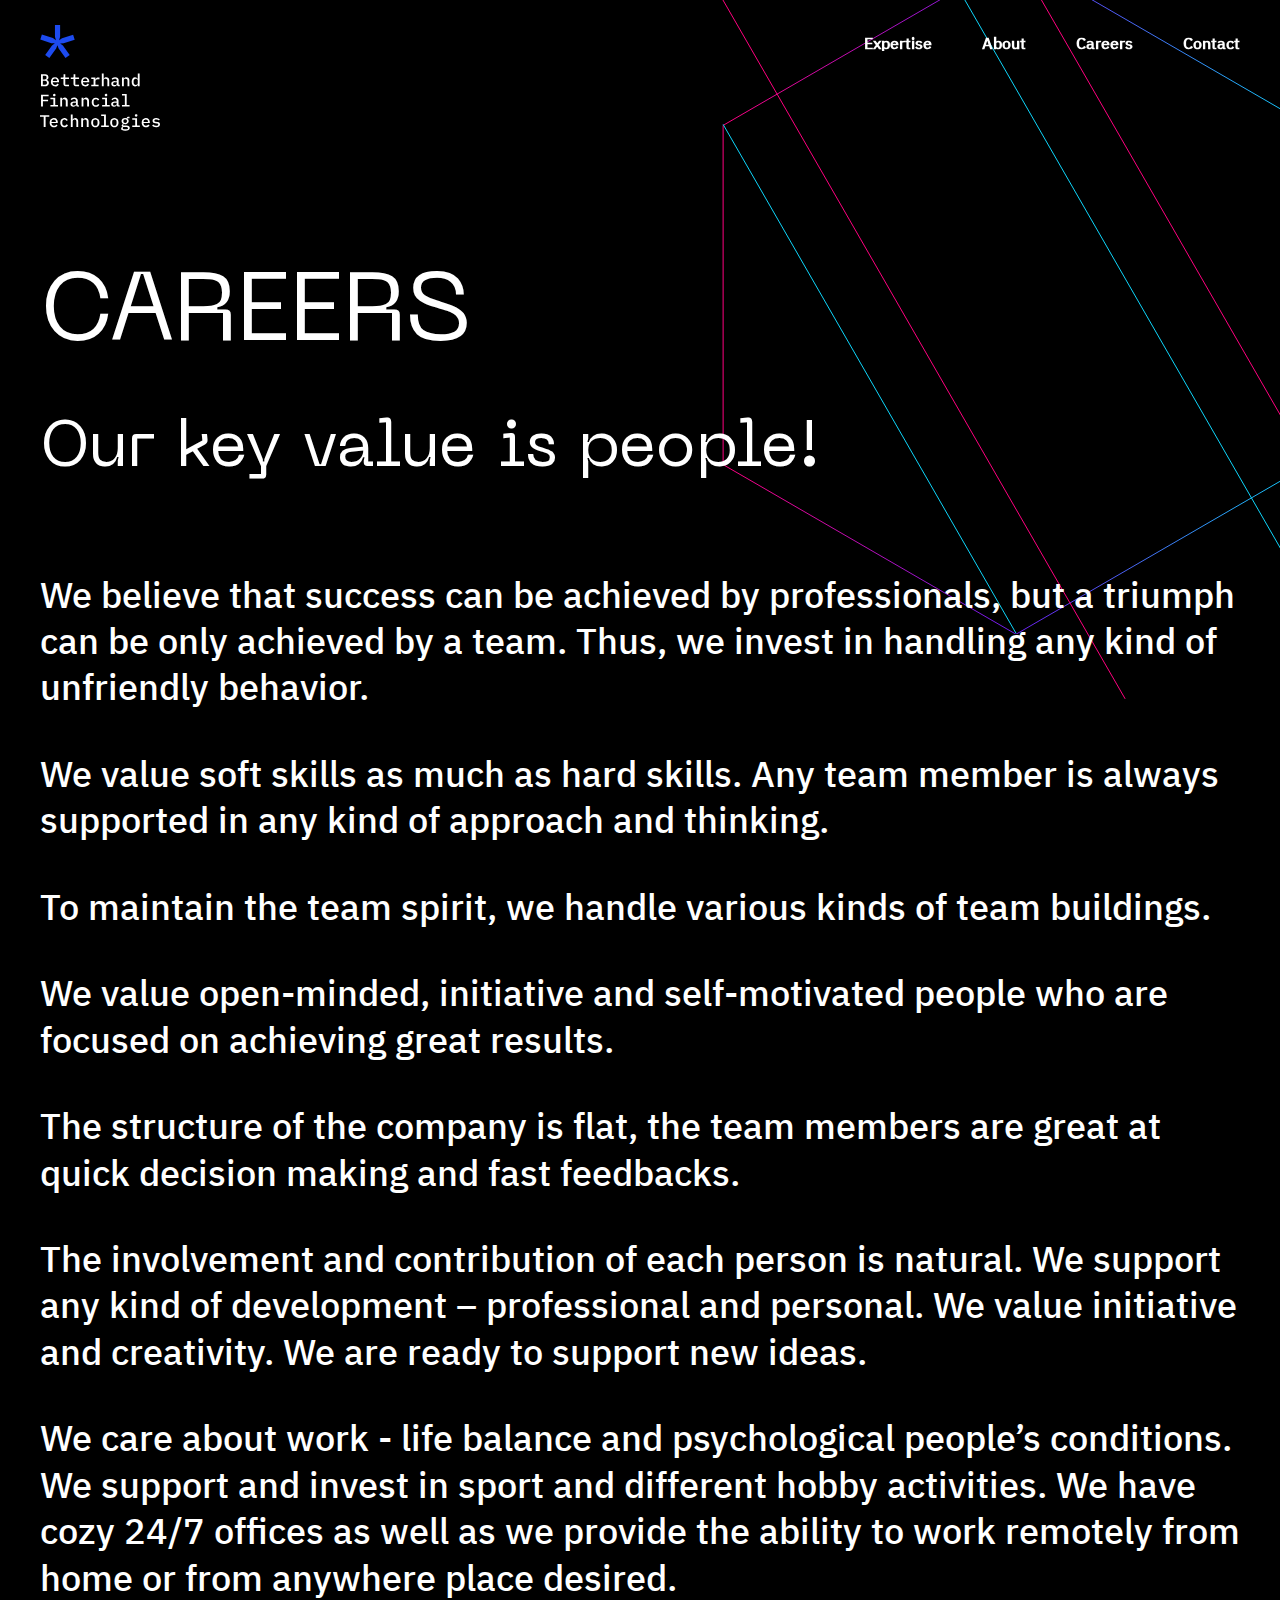
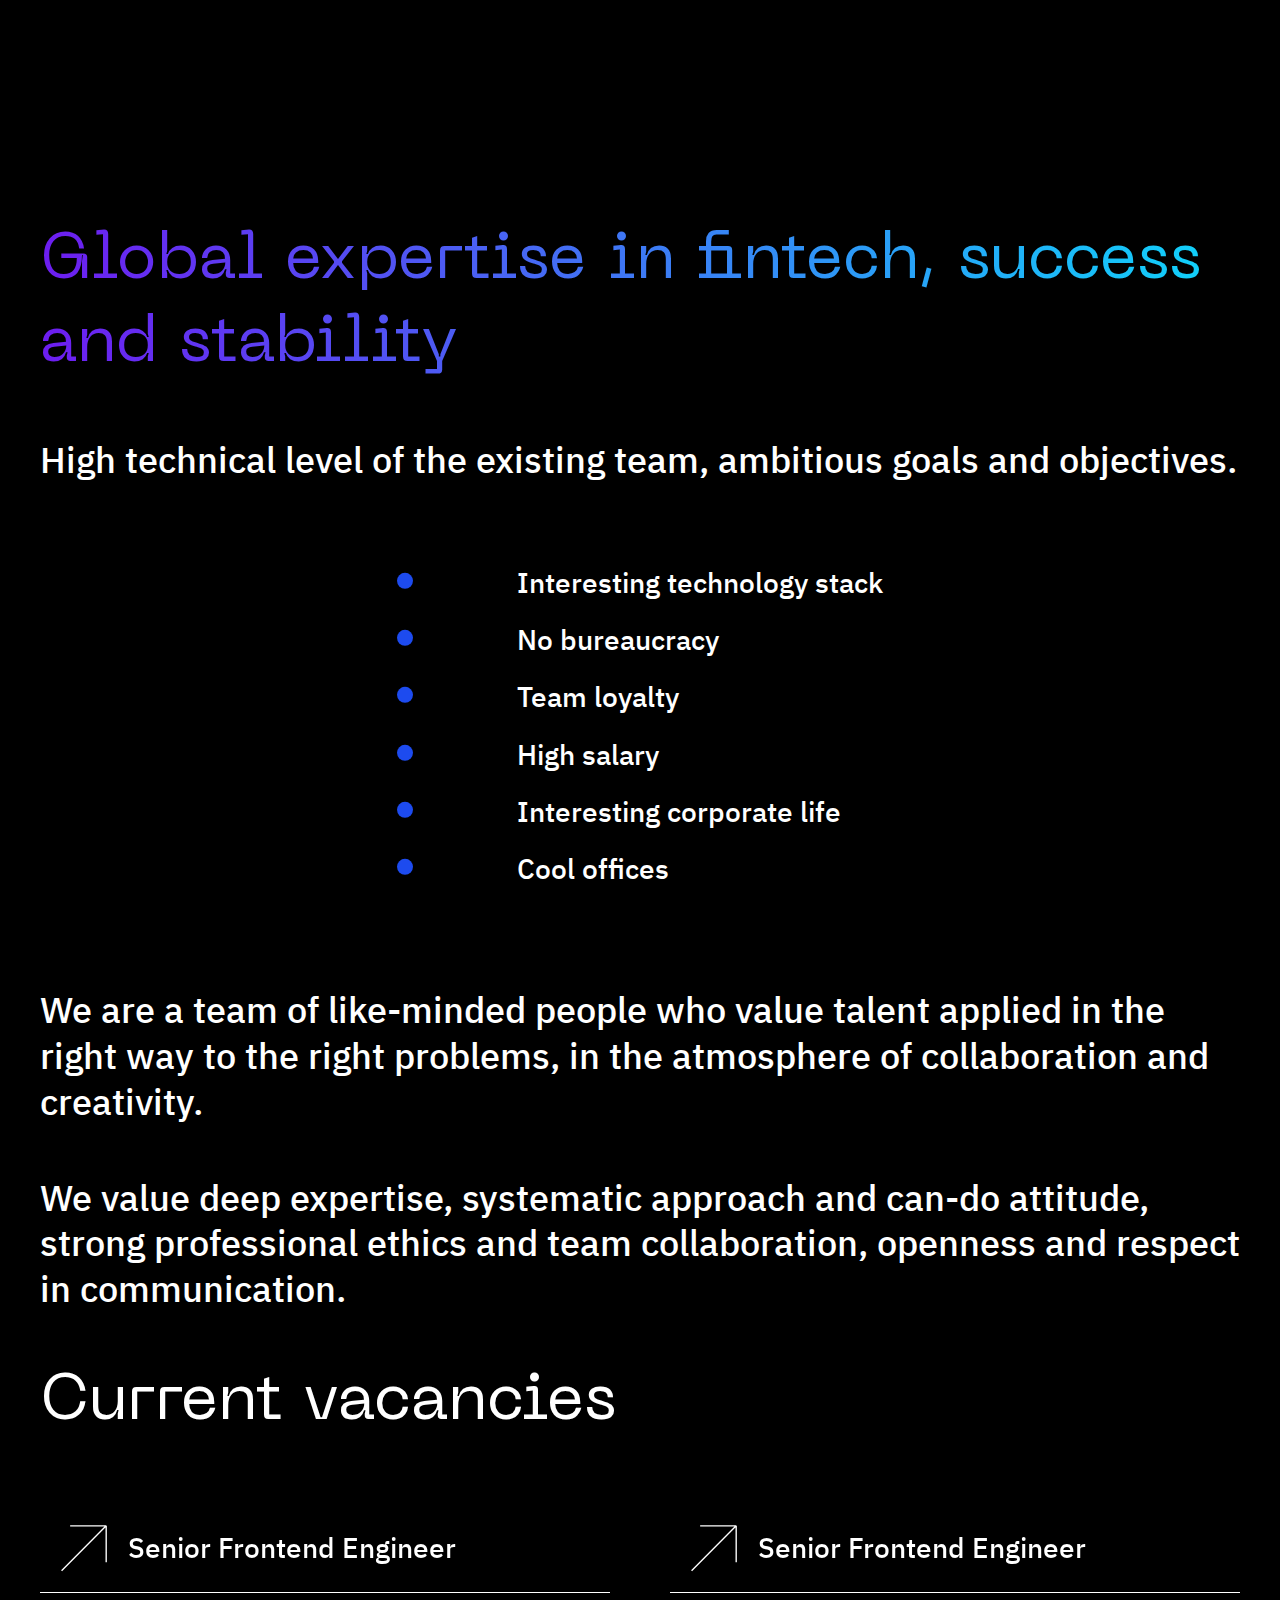
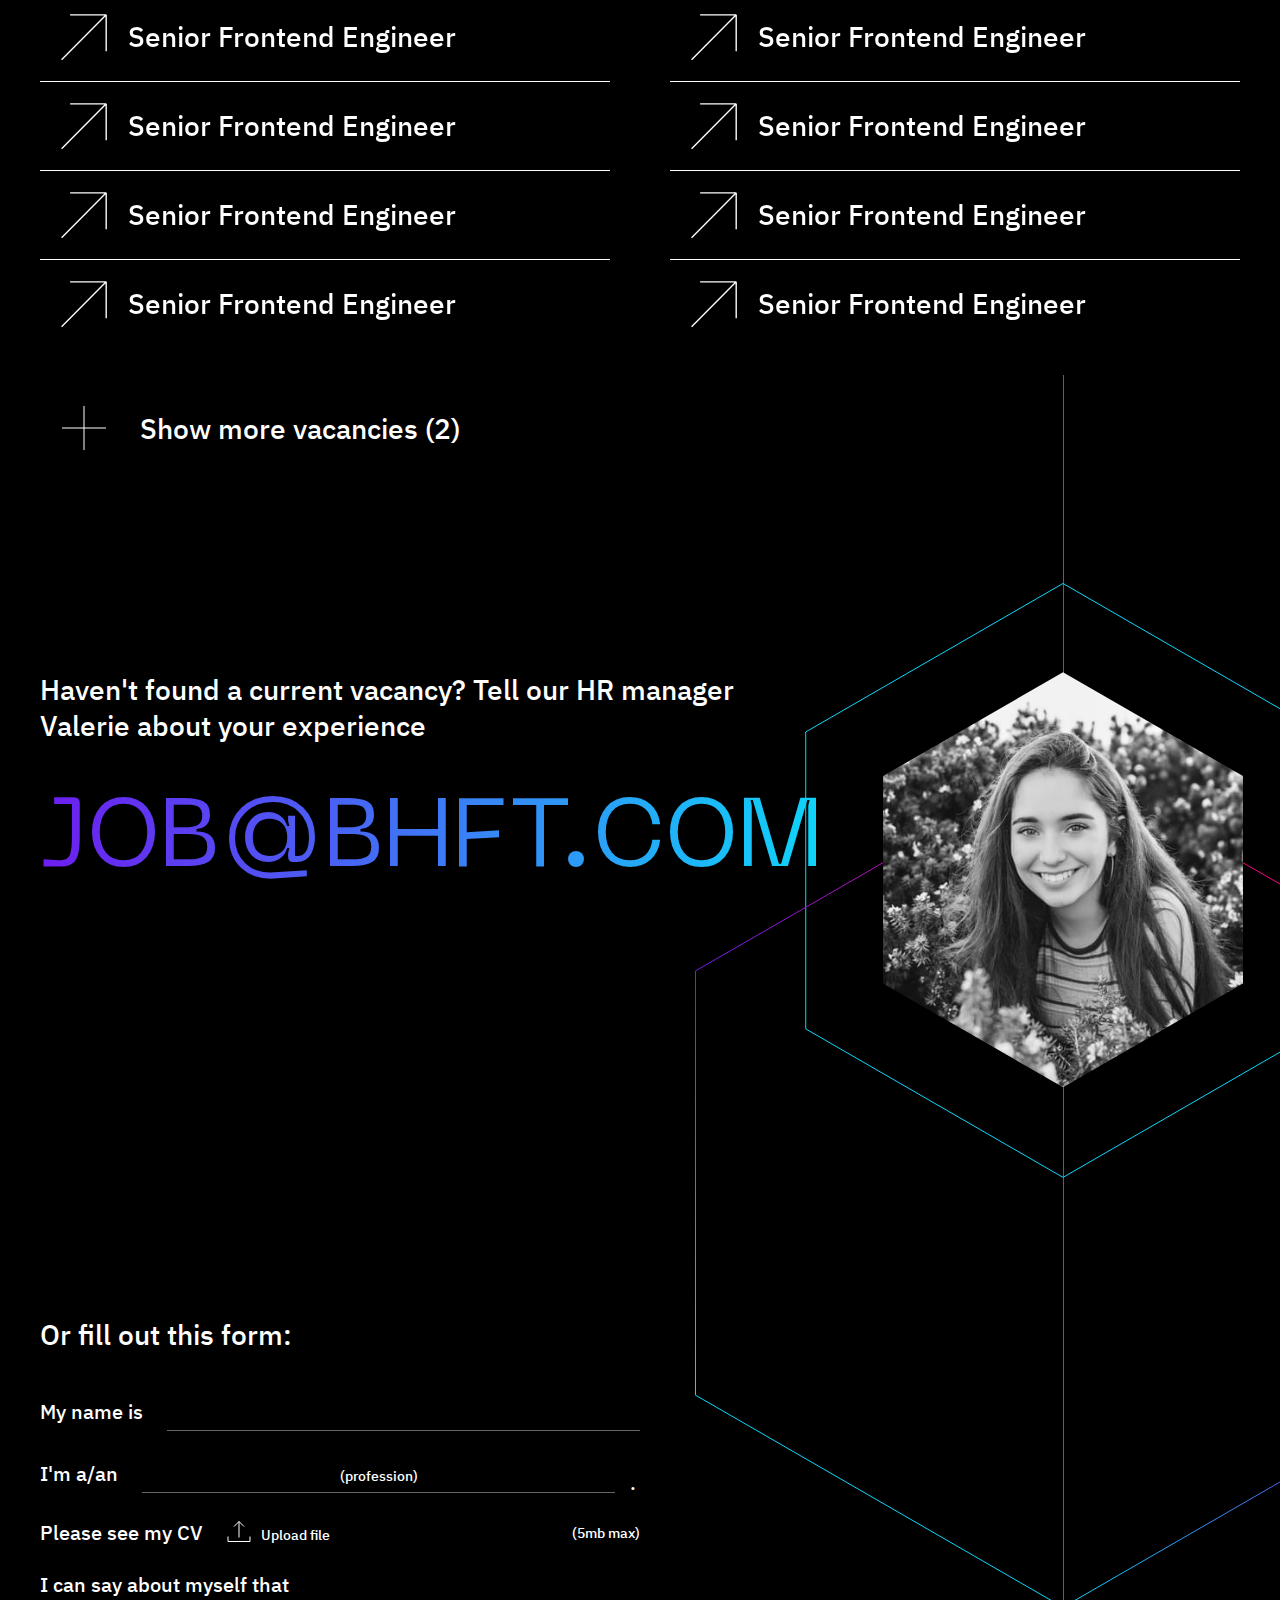
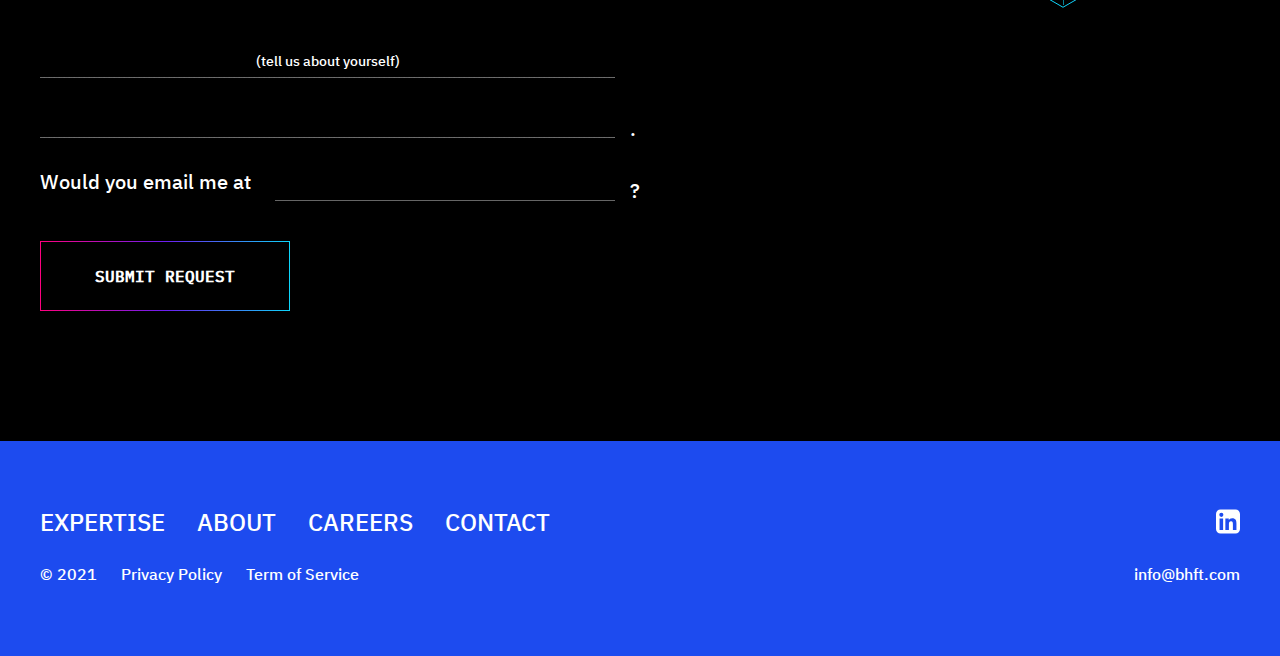
<file: careers.html>
<!DOCTYPE html>
<html lang="ru">
<head>
  <title>Careers</title>
  <meta charset="UTF-8" />
  <meta name="format-detection" content="telephone=no" />
  <link rel="stylesheet" href="css/style.min.css" />
  <link
    rel="apple-touch-icon"
    sizes="180x180"
    href="./img/icons/favicon/apple-touch-icon.png"
  />
  <link
    rel="icon"
    type="image/png"
    sizes="32x32"
    href="./img/icons/favicon/favicon-32x32.png"
  />
  <link
    rel="icon"
    type="image/png"
    sizes="16x16"
    href="./img/icons/favicon/favicon-16x16.png"
  />
  <!-- <link rel="manifest" href="./img/icons/favicon/site.webmanifest" /> -->
  <link
    rel="mask-icon"
    href="./img/icons/favicon/safari-pinned-tab.svg"
    color="#5bbad5"
  />
  <meta name="msapplication-TileColor" content="#000000" />
  <meta name="theme-color" content="#ffffff" />
  <!-- <meta name="robots" content="noindex, nofollow"> -->
  <!-- <meta name="viewport" content="width=device-width, initial-scale=1.0, maximum-scale=1.0, user-scalable=0"> -->
  <meta name="viewport" content="width=device-width, initial-scale=1.0" />
</head>


<body>
  <div class="wrapper">
    <header class="header _lp">
  <div class="header__content _container">
    <a href="./index.html" class="header__logo logo">
      <div class="logo__image">
        <img src="./img/icons/logoStar.svg" alt="star" />
      </div>
      <div class="logo__text">
        <img src="./img/icons/logoText.svg" alt="Betterhand finantial technologies" />
      </div>
    </a>
    <div class="header__menu menu">
      <div class="menu__icon icon-menu">
        <span></span>
        <span></span>
      </div>
      <nav class="menu__body">
        <ul class="menu__list">
          <li>
            <a data-text="Expertise" data-color="white" href="./expertise.html" class="menu__link"><span>Expertise</span></a>
          </li>
          <li>
            <a data-text="About" data-color="white" href="./about.html" class="menu__link">About</a>
          </li>
          <li>
            <a data-text="Careers" data-color="white" href="./careers.html" class="menu__link">Careers</a>
          </li>
          <li>
            <a data-text="Contact" data-color="white" href="./contact.html" class="menu__link">Contact</a>
          </li>
        </ul>
      </nav>
    </div>
  </div>
</header>
    <main class="page"><div class="careers-page">
  <div class="careers-page__container _container">

    <section class="careers-page__section careers-page__section_intro intro">
      <div class="intro__body">
        <h1 class="intro__title main-title">Careers</h1>
        <h3 class="expertise__subtitle title">
          Our key value is people!
        </h3>
        <div class="intro__text text">
          We believe that success can be achieved by professionals, but a triumph can be only achieved by a team. Thus, we invest in handling any kind of unfriendly behavior.
        </div>
        <div class="intro__text text">
          We value soft skills as much as hard skills. Any team member is always supported in any kind of approach and thinking.
        </div>
        <div class="intro__text text">
          To maintain the team spirit, we handle various kinds of team buildings.
        </div>
        <div class="intro__text text">
          We value open-minded, initiative and self-motivated people who are focused on achieving great results.
        </div>
        <div class="intro__text text">
          The structure of the company is flat, the team members are great at quick decision making and fast feedbacks.
        </div>
        <div class="intro__text text">
          The involvement and contribution of each person is natural. We support any kind of development – professional and personal. We value initiative and creativity. We are ready to support new ideas.
        </div>
        <div class="intro__text text">
          We care about work - life balance and psychological people’s conditions. We support and invest in sport and different hobby activities. We have cozy 24/7 offices as well as we provide the ability to work remotely from home or from anywhere place desired.
        </div>
      </div>
      <div class="intro__bg bg-intro">
        <div class="bg-intro__inner">
          <div class="bg-intro__hexagon">
            <img src="./img/Careers/hexBg/Vector.svg" alt="hex" />
          </div>
          <div class="bg-intro__line bg-intro__line_1">
            <img src="./img/Careers/hexBg/Vector (1).svg" alt="line" />
          </div>
          <div class="bg-intro__line bg-intro__line_2">
            <img src="./img/Careers/hexBg/Vector (2).svg" alt="line" />
          </div>
          <div class="bg-intro__line bg-intro__line_3">
            <img src="./img/Careers/hexBg/Vector (3).svg" alt="line" />
          </div>
          <div class="bg-intro__line bg-intro__line_4">
            <img src="./img/Careers/hexBg/Vector (4).svg" alt="line" />
          </div>
        </div>
      </div>
    </section>

    <section class="careers-page__section careers-page__section_expertise expertise">
      <div class="expertise__body">
        <h2 data-speed="-55" class="expertise__title gragient-text title">
          Global expertise in fintech, success and stability
        </h2>
        <h3 class="expertise__subtitle">
          High technical level of the existing team, ambitious goals and
          objectives.
        </h3>
        <div class="expertise__list list-items">
          <ul class="list-items__body">
            <li class="list-items__item"><span>Interesting technology stack</span></li>
            <li class="list-items__item"><span>No bureaucracy</span></li>
            <li class="list-items__item"><span>Team loyalty</span></li>
            <li class="list-items__item"><span>High salary</span></li>
            <li class="list-items__item"><span>Interesting corporate life</span></li>
            <li class="list-items__item"><span>Cool offices</span></li>
          </ul>
        </div>
      </div>
    </section>

    <section class="careers-page__section careers-page__section_about about-company">
      <div class="about-company__body">
        <p class="about-company__paragraph">
          We are a team of like-minded people who value talent applied in the right way to the right problems, in the atmosphere of collaboration and creativity.
        </p>
        <p class="about-company__paragraph">
          We value deep expertise, systematic approach and can-do attitude, strong professional ethics and team collaboration, openness and respect in communication.
        </p>
      </div>
    </section>

    <section class="careers-page__section careers-page__section_vacancies vacancies">
      <div class="vacancies__inner">
        <h2 class="vacancies__title title">Current vacancies</h2>
        <div class="vacancies__body">
          <ul data-view='10' class="vacancies__list">
            <li><a href="./vacancy_card.html" class="vacancies__item">Senior Frontend Engineer</a></li>
            <li><a href="./vacancy_card.html" class="vacancies__item">Senior Frontend Engineer</a></li>
            <li><a href="./vacancy_card.html" class="vacancies__item">Senior Frontend Engineer</a></li>
            <li><a href="./vacancy_card.html" class="vacancies__item">Senior Frontend Engineer</a></li>
            <li><a href="./vacancy_card.html" class="vacancies__item">Senior Frontend Engineer</a></li>
            <li><a href="./vacancy_card.html" class="vacancies__item">Senior Frontend Engineer</a></li>
            <li><a href="./vacancy_card.html" class="vacancies__item">Senior Frontend Engineer</a></li>
            <li><a href="./vacancy_card.html" class="vacancies__item">Senior Frontend Engineer</a></li>
            <li><a href="./vacancy_card.html" class="vacancies__item">Senior Frontend Engineer</a></li>
            <li><a href="./vacancy_card.html" class="vacancies__item">Senior Frontend Engineer</a></li>
            <li><a href="./vacancy_card.html" class="vacancies__item">Senior Frontend Engineer</a></li>
            <li><a href="./vacancy_card.html" class="vacancies__item">Senior Frontend Engineer</a></li>
          </ul>
          <div class="vacancies__showmore showmore">
            <button type="button" class="showmore__button">Show more vacancies (2)</button>
          </div>
        </div>
      </div>
    </section>

    <section class="careers-page__section careers-page__section_contact contact">
      <div class="contact__body">

        <div class="contact__top hr-manager">
          <div class="hr-manager__inner">
            <div class="hr-manager__column hr-manager__column_info">
              <div class="hr-manager__info">
                <div class="hr-manager__text">
                  Haven't found a current vacancy? Tell our HR manager Valerie about your experience
                </div>
                <a href="mailto:job@bhft.com" class="hr-manager__mail gragient-text">
                  job@bhft.com
                </a>
              </div>
            </div>

            <div class="hr-manager__column hr-manager__column_photo">
              <div class="hr-manager__photo">
                <div class="hr-manager__image">
                  <img class="hexImage" src="./img/Careers/hrPhoto.jpg" alt="smiling girl hr">
                </div>
                <div class="hr-manager__smallhex-wrapper">
                  <img src="./img/Careers/hrSmallHex.svg" alt="hexagon" class="hr-manager__smallhex">
                </div>
                <div class="hr-manager__bighex-wrapper">
                  <img src="./img/Careers/hrBigHex.svg" alt="hexagon" class="hr-manager__bighex">
                </div>
              </div>
            </div>
          </div>
        </div>

        <div class="contact__bottom bottom-contact">
          <div class="bottom-contact__form form-contact">
            <h3 class="form-contact__title">Or fill out this form:</h3>

            <form class="form" action="#" enctype="multipart/form-data">
              <div class="form__body">

                <div class="form__line">
                  <label for="name" class="form__label">My name is</label>
                  <input id="name" name='name' autocomplete="off" type="text" data-error="This field is required" data-value="" class="form__input input input__name _req">
                </div>

                <div class="form__line">
                  <label for="profession" class="form__label">I'm a/an</label>
                  <div class="form__line-container">
                    <input id="profession" name="profession" autocomplete="off" type="text" data-error="This field is required" data-value="" placeholder="(profession)" class="form__input input _req">
                    <span class="form__mark">.</span>
                  </div>
                </div>

                <div class="form__line">
                  <label for="cv" class="form__label">Please see my CV</label>
                  <div class="file">
                    <input id="cv" name="cv" class="file__input" autocomplete="off" type="file" data-error="File size exceeds 5mb, please try another" data-value="">
                    <div class="file__label">
                      <div class="file__image">
                        <div class="file__upload">
                          <svg width="24" height="22" viewBox="0 0 24 22" fill="none" xmlns="http://www.w3.org/2000/svg">
                            <path d="M17 6.5L12 1.5L7 6.5" stroke="white" stroke-miterlimit="10" />
                            <path d="M12 1.5L12 17.5" stroke="white" stroke-miterlimit="10" />
                            <path d="M1 16.5V21.5H23V16.5" stroke="white" stroke-miterlimit="10" />
                          </svg>
                        </div>
                        <div class="file__unpin">
                          <svg width="24" height="24" viewBox="0 0 24 24" fill="none" xmlns="http://www.w3.org/2000/svg">
                            <path d="M4 4L20 20" stroke="black" stroke-miterlimit="10" />
                            <path d="M4 20L20 4" stroke="black" stroke-miterlimit="10" />
                          </svg>
                        </div>
                        <div class="file__paperclip">
                          <svg width="24" height="24" viewBox="0 0 24 24" fill="none" xmlns="http://www.w3.org/2000/svg">
                            <path d="M23.2635 7.73654L10.8891 20.1109C8.7412 22.2588 5.2588 22.2588 3.11091 20.1109V20.1109C0.963029 17.963 0.963029 14.4806 3.11091 12.3327L11.7093 3.73432C13.0762 2.36749 15.2922 2.36749 16.6591 3.73432V3.73432C18.0259 5.10116 18.0259 7.31723 16.6591 8.68407L8.57607 16.7671C7.93995 17.4032 6.90858 17.4032 6.27245 16.7671V16.7671C5.63633 16.1309 5.63633 15.0996 6.27245 14.4635L12.8429 7.89304" stroke="black" />
                          </svg>
                        </div>
                        <div class="file__loading">
                          <svg width="16" height="16" viewBox="0 0 16 16" fill="none" xmlns="http://www.w3.org/2000/svg">
                            <path d="M7.99935 1.33341C6.68081 1.33341 5.39188 1.72441 4.29555 2.45695C3.19922 3.18949 2.34474 4.23068 1.84015 5.44886C1.33557 6.66703 1.20355 8.00748 1.46078 9.30068C1.71801 10.5939 2.35295 11.7818 3.2853 12.7141C4.21765 13.6465 5.40554 14.2814 6.69875 14.5386C7.99195 14.7959 9.3324 14.6639 10.5506 14.1593C11.7687 13.6547 12.8099 12.8002 13.5425 11.7039C14.275 10.6076 14.666 9.31862 14.666 8.00008" stroke="#1D4BEF" stroke-miterlimit="16" stroke-linecap="square" stroke-linejoin="round" />
                          </svg>
                        </div>
                      </div>
                      <span class="file__text"><span class="file__name">Upload file</span></span>
                      <span class="file__ext"></span>
                    </div>
                  </div>
                  <span class="form__maxsize">(5mb max)</span>
                </div>

                <div class="form__line form__line_textarea">
                  <label for="aboutMyself" class="form__label form__label_textarea textarea__label">I can say about myself that</label>
                  <div class="form__line-container">
                    <textarea id="aboutMyself" name="aboutMyself" autocomplete="off" type="text" data-error="This field is required" data-value="" placeholder="(tell us about yourself)" class="form__input form__input_textarea input input_textarea _req"></textarea>
                    <span class="form__mark">.</span>
                  </div>
                </div>

                <div class="form__line">
                  <label for="mail" class="form__label">Would you email me at</label>
                  <div class="form__line-container">
                    <input id="mail" name="mail" autocomplete="off" type="text" data-error="This field is required" data-value="" class="form__input input input__name _req">
                    <span class="form__mark">?</span>
                  </div>
                </div>
              </div>

              <div class="form__btn">
                <div class="btn-wrapper">
                  <!-- In case of submiting form data to the server just add one more class 'btn_loading' to btn. On success add 'btn_success'-->
                  <button class="btn btn_gradient"><span>Submit request</span></button>
                </div>
              </div>

            </form>
          </div>
        </div>
    </section>
  </div>
</div></main>
    <footer class="footer">
  <div class="footer__container _container">
    <div class="footer__row">
      <div class="footer__top top-footer">
        <div class="top-footer__body">
          <ul class="top-footer__pages-list">
            <li><a href="./expertise.html" class="top-footer__page-link">Expertise</a></li>
            <li><a href="./about.html" class="top-footer__page-link">About</a></li>
            <li><a href="./careers.html" class="top-footer__page-link">Careers</a></li>
            <li><a href="./contact.html" class="top-footer__page-link">Contact</a></li>
          </ul>
          <div class="top-footer__social social-footer">
            <div class="social-footer__body">
              <div class="social-footer__list footer-social">
                <a href="https://linkedin.com/" class="footer-social__link">
                  <img src="./img/icons/Linkedin.svg" alt="linkedin" />
                </a>
              </div>
            </div>
          </div>
        </div>
      </div>
      <div class="footer__bottom bottom-footer">
        <div class="bottom-footer__body">
          <ul class="bottom-footer__policy">
            <li><a href="#" class="bottom-footer__link">© 2021</a></li>
            <li>
              <a href="#" class="bottom-footer__link">Privacy Policy</a>
            </li>
            <li>
              <a href="#" class="bottom-footer__link">Term of Service</a>
            </li>
          </ul>
          <a data-da=".top-footer__body,480,1" href="mailto:info@bhft.com" class="bottom-footer__mail">info@bhft.com</a>
        </div>
      </div>
    </div>
  </div>
</footer>
  </div>
  <!-- Swiper -->
<!-- <script src="https://unpkg.com/swiper/swiper-bundle.min.js"></script> -->
<script src="js/vendors.min.js"></script>
<script src="js/app.min.js"></script>
</body>

</html>
</file>
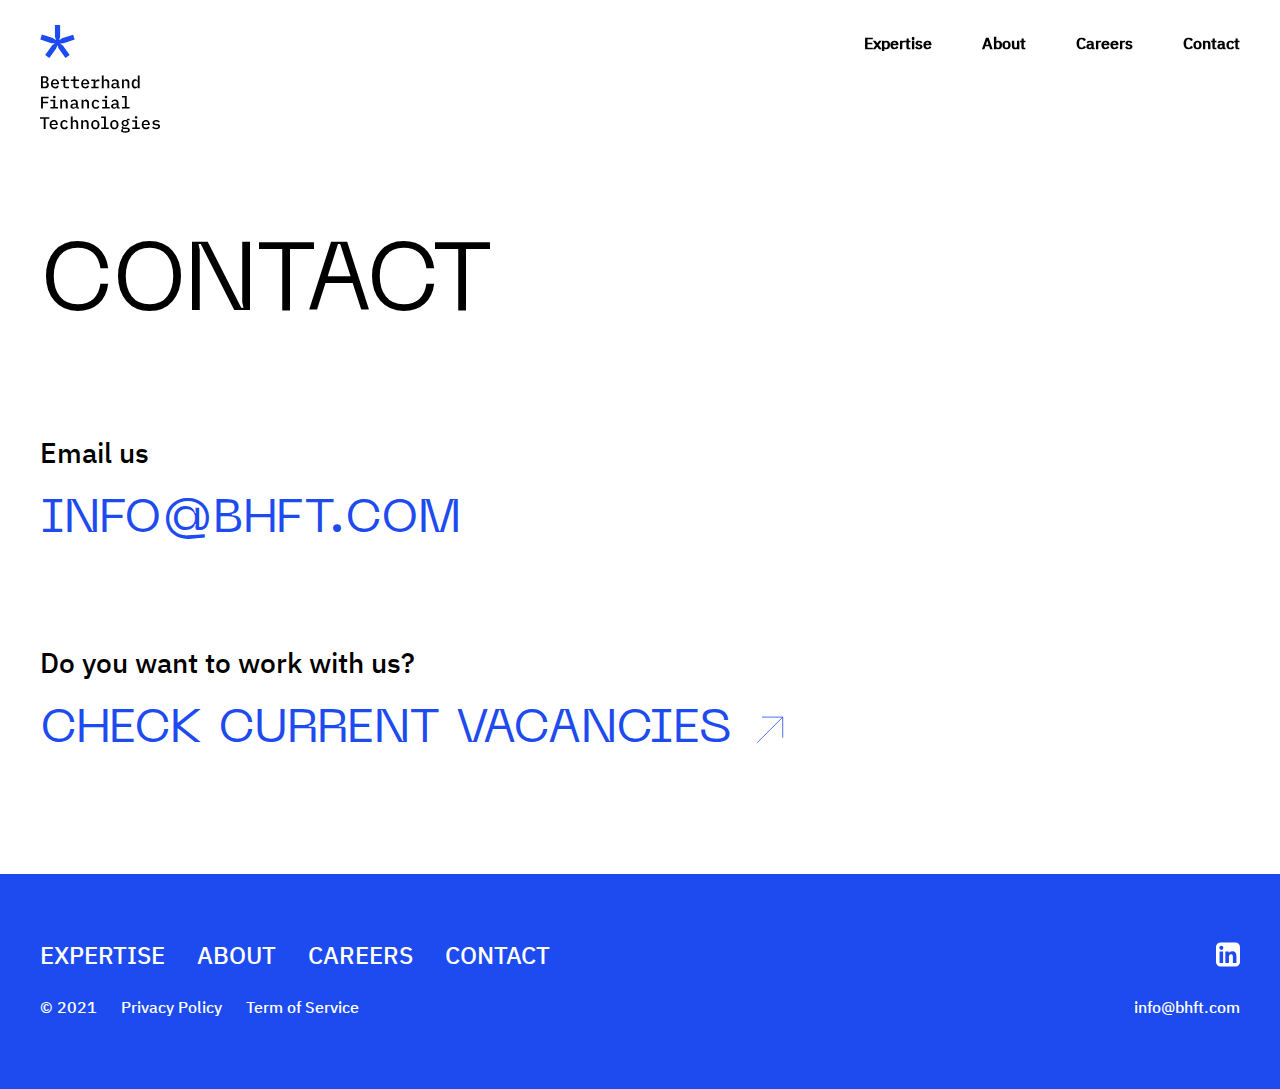
<file: contact.html>
<!DOCTYPE html><html lang="ru"><head>  <title>Contact</title>  <meta charset="UTF-8" />  <meta name="format-detection" content="telephone=no" />  <link rel="stylesheet" href="css/style.min.css?_v=20210909143948" />  <link    rel="apple-touch-icon"    sizes="180x180"    href="./img/icons/favicon/apple-touch-icon.png"  />  <link    rel="icon"    type="image/png"    sizes="32x32"    href="./img/icons/favicon/favicon-32x32.png"  />  <link    rel="icon"    type="image/png"    sizes="16x16"    href="./img/icons/favicon/favicon-16x16.png"  />  <!-- <link rel="manifest" href="./img/icons/favicon/site.webmanifest" /> -->  <link    rel="mask-icon"    href="./img/icons/favicon/safari-pinned-tab.svg"    color="#5bbad5"  />  <meta name="msapplication-TileColor" content="#000000" />  <meta name="theme-color" content="#ffffff" />  <!-- <meta name="robots" content="noindex, nofollow"> -->  <!-- <meta name="viewport" content="width=device-width, initial-scale=1.0, maximum-scale=1.0, user-scalable=0"> -->  <meta name="viewport" content="width=device-width, initial-scale=1.0" /></head><body>  <div class="wrapper">    <header class="header _lp header_white">      <div class="header__content _container">        <a href="./index.html" class="header__logo logo">          <div class="logo__image">            <svg width="35" height="33" viewBox="0 0 35 33" fill="none" xmlns="http://www.w3.org/2000/svg">              <path d="M1.86642 9.49521L12.9294 13.1189L15.9734 15.253L14.957 11.7268V0H20.12V11.7268L19.1089 15.3451L22.0562 13.211L33.1245 9.67937L34.6896 14.6247L23.632 18.2267L20.1254 18.4108L22.8952 20.4529L29.7147 29.9264L25.4767 32.9922L18.6464 23.5186L17.4471 20.1766L16.1563 23.5186L9.33136 32.9922L5.18477 29.9264L12.0097 20.4529L14.8655 18.3188L11.3643 18.1346L0.29599 14.5109L1.86642 9.49521Z" fill="#1D4BEF" />            </svg>          </div>          <div class="logo__text">            <svg width="120" height="58" viewBox="0 0 120 58" fill="none" xmlns="http://www.w3.org/2000/svg">              <path d="M0.97883 1.29009H5.05013C5.95745 1.23505 6.85102 1.53373 7.54561 2.12423C7.84514 2.41934 8.07874 2.77539 8.23083 3.16862C8.38293 3.56184 8.45002 3.9832 8.42764 4.4046C8.45384 4.98925 8.27486 5.56452 7.92209 6.02957C7.56426 6.45097 7.08794 6.75316 6.55602 6.89622V6.98288C7.18691 7.11035 7.76453 7.42766 8.21251 7.89286C8.65268 8.42167 8.87582 9.09975 8.83638 9.78865C8.84079 10.2491 8.76056 10.7063 8.59974 11.1374C8.45296 11.5429 8.22193 11.9122 7.92209 12.2207C7.61858 12.53 7.25141 12.7685 6.84645 12.9194C6.41204 13.0858 5.95048 13.1684 5.48576 13.1632H0.97883V1.29009ZM4.6629 6.39789C5.14209 6.42918 5.61871 6.30585 6.02358 6.04582C6.18821 5.90366 6.31625 5.72351 6.39679 5.52073C6.47733 5.31794 6.50798 5.09855 6.48611 4.88126V4.26919C6.50662 4.05201 6.47535 3.83304 6.3949 3.63049C6.31445 3.42793 6.18715 3.24766 6.02358 3.10464C5.61871 2.8446 5.14209 2.72127 4.6629 2.75256H2.83431V6.39789H4.6629ZM4.93181 11.7061C5.44514 11.7393 5.95514 11.6023 6.38392 11.3161C6.56265 11.1619 6.70225 10.9669 6.79111 10.7474C6.87998 10.5279 6.91554 10.2902 6.89485 10.0541V9.44199C6.91511 9.2067 6.87932 8.96993 6.79046 8.75137C6.70159 8.53281 6.56222 8.33876 6.38392 8.18535C5.9558 7.89726 5.44575 7.75837 4.93181 7.78995H2.83431V11.7061H4.93181ZM15.1504 13.3744C14.5381 13.3845 13.9297 13.2741 13.3594 13.0494C12.8517 12.8478 12.3971 12.5308 12.031 12.1232C11.6573 11.707 11.3751 11.216 11.2028 10.6824C11.0009 10.0714 10.9027 9.43046 10.9124 8.78659C10.9054 8.13893 11.0053 7.49461 11.2082 6.87997C11.388 6.34489 11.6693 5.85006 12.0364 5.42292C12.3981 5.03546 12.8408 4.73387 13.3326 4.54002C14.4075 4.11382 15.6029 4.11382 16.6778 4.54002C17.1607 4.74056 17.5926 5.04785 17.9417 5.43917C18.2995 5.83859 18.5739 6.30649 18.7484 6.81497C18.9395 7.38542 19.034 7.98416 19.0281 8.58618V9.28491H12.7732V9.57199C12.7616 9.88091 12.8123 10.189 12.9223 10.4776C13.0324 10.7662 13.1993 11.0294 13.4132 11.2511C13.65 11.4748 13.9294 11.6477 14.2344 11.7594C14.5395 11.8711 14.8639 11.9193 15.188 11.9011C15.6943 11.9173 16.1951 11.7916 16.6348 11.5382C17.0333 11.3003 17.3676 10.9674 17.6082 10.5686L18.7538 11.5815C18.4307 12.1262 17.9682 12.5733 17.4146 12.8761C16.7202 13.2456 15.9403 13.4214 15.1558 13.3852L15.1504 13.3744ZM15.0267 5.62333C14.7171 5.62061 14.4101 5.67951 14.1231 5.79666C13.8536 5.90165 13.6109 6.06641 13.4132 6.27873C13.2111 6.49327 13.0521 6.74528 12.9453 7.0208C12.8303 7.31942 12.7737 7.6376 12.7786 7.95786V8.07702H17.178V7.9037C17.1935 7.60215 17.1497 7.30047 17.0491 7.01603C16.9485 6.73158 16.7931 6.46997 16.5917 6.24623C16.391 6.03474 16.1472 5.86955 15.877 5.76202C15.6068 5.65449 15.3167 5.60717 15.0267 5.62333ZM25.6809 13.2065C25.3719 13.2322 25.0609 13.1904 24.7695 13.0838C24.478 12.9772 24.2128 12.8084 23.9921 12.589C23.6154 12.1353 23.4232 11.5547 23.4543 10.964V5.92124H20.7652V4.4046H22.6799C22.9255 4.42883 23.1712 4.35924 23.3683 4.20961C23.4473 4.11196 23.5062 3.99933 23.5413 3.87838C23.5764 3.75743 23.587 3.63063 23.5726 3.50546V1.29009H25.299V4.38836H29.01V5.90499H25.2937V11.6574H29.01V13.2065H25.6809ZM35.7166 13.2065C35.4076 13.2322 35.0967 13.1904 34.8052 13.0838C34.5137 12.9772 34.2485 12.8084 34.0279 12.589C33.6511 12.1353 33.459 11.5547 33.49 10.964V5.92124H30.8009V4.4046H32.7156C32.9612 4.42883 33.2069 4.35924 33.404 4.20961C33.5611 4.01091 33.6344 3.75807 33.6084 3.50546V1.29009H35.3348V4.38836H39.0511V5.90499H35.3348V11.6574H39.0511V13.2065H35.7166ZM45.3974 13.4123C44.7852 13.4214 44.177 13.311 43.6064 13.0873C43.0986 12.8882 42.6424 12.5751 42.2726 12.1719C41.9009 11.7543 41.6189 11.2638 41.4444 10.7311C41.0595 9.49699 41.0595 8.17368 41.4444 6.93954C41.6221 6.40348 41.9036 5.90825 42.2726 5.4825C42.629 5.0807 43.07 4.76423 43.5634 4.55627C44.6383 4.13007 45.8337 4.13007 46.9086 4.55627C47.3923 4.75819 47.8257 5.06522 48.1779 5.45542C48.5341 5.85514 48.8066 6.32305 48.9793 6.83121C49.1729 7.40103 49.2675 8.00022 49.2589 8.60243V9.30116H42.9933V9.58824C42.9815 9.89766 43.0326 10.2062 43.1436 10.495C43.2546 10.7838 43.4231 11.0466 43.6387 11.2674C43.8749 11.4918 44.1542 11.6653 44.4594 11.777C44.7646 11.8888 45.0893 11.9366 45.4135 11.9174C45.918 11.9328 46.4169 11.8072 46.8549 11.5544C47.2545 11.318 47.5891 10.9847 47.8283 10.5849L48.9793 11.6086C48.6527 12.1523 48.1887 12.5991 47.6347 12.9032C46.9412 13.2621 46.1652 13.4285 45.3866 13.3852L45.3974 13.4123ZM45.2522 5.62333C44.9426 5.62061 44.6355 5.67951 44.3486 5.79666C44.0805 5.90448 43.8385 6.06885 43.6387 6.27873C43.4381 6.49348 43.281 6.74553 43.1762 7.0208C43.0594 7.31905 43.0009 7.63725 43.0041 7.95786V8.07702H47.3819V7.9037C47.4124 7.29575 47.2037 6.70021 46.8011 6.24623C46.6015 6.03772 46.3602 5.87435 46.0932 5.76696C45.8261 5.65956 45.5394 5.6106 45.2522 5.62333ZM51.2596 11.6844H53.5776V5.91582H51.2596V4.39919H55.417V6.73372H55.5191C55.6001 6.42621 55.7137 6.12839 55.858 5.84541C56.1514 5.2722 56.6431 4.82708 57.2402 4.59419C57.6083 4.45697 57.9987 4.39081 58.3911 4.39919H59.4667V6.16498H57.7403C57.1331 6.14019 56.5403 6.35603 56.0892 6.76622C55.872 6.97446 55.702 7.22741 55.5906 7.50782C55.4792 7.78823 55.4292 8.08953 55.4438 8.39118V11.6411H58.5901V13.2065H51.2596V11.6844ZM61.817 0.585938H63.6564V5.89957H63.7424C63.8334 5.66928 63.9488 5.44955 64.0866 5.24417C64.2325 5.03288 64.4146 4.84946 64.6244 4.70252C64.8398 4.54333 65.0796 4.42074 65.3344 4.33961C65.6402 4.24105 65.9599 4.19348 66.2809 4.19877C66.6806 4.18071 67.0794 4.24921 67.4505 4.39965C67.8217 4.55009 68.1564 4.77897 68.4322 5.07084C69.0102 5.75507 69.3014 6.63884 69.2443 7.53537V13.2065H67.3996V7.78995C67.3996 6.39609 66.7972 5.69916 65.5925 5.69916C65.3583 5.69971 65.1251 5.73066 64.8987 5.79124C64.6824 5.85169 64.4773 5.94679 64.291 6.0729C64.1142 6.1976 63.9672 6.36044 63.8607 6.54956C63.7509 6.75393 63.6953 6.98342 63.6994 7.21579V13.174H61.817V0.585938ZM78.6131 13.2065C78.3972 13.2229 78.1803 13.1954 77.9751 13.1256C77.77 13.0558 77.5809 12.9452 77.4192 12.8003C77.1422 12.5043 76.9734 12.1223 76.9405 11.7169H76.876C76.726 12.229 76.4 12.6706 75.9563 12.9627C75.4446 13.2732 74.8537 13.4257 74.2568 13.4015C73.4773 13.4472 72.7094 13.1958 72.1055 12.6973C71.8395 12.4509 71.6307 12.1483 71.494 11.8113C71.3574 11.4742 71.2962 11.111 71.3149 10.7474C71.2952 10.3693 71.3707 9.9923 71.5343 9.65141C71.6979 9.31052 71.9443 9.01678 72.2507 8.79742C73.1221 8.28523 74.1272 8.05105 75.1334 8.12577H76.8061V7.44329C76.8061 6.25165 76.1768 5.65582 74.9291 5.65582C74.4496 5.63495 73.9741 5.75139 73.5576 5.99165C73.207 6.21832 72.9082 6.51742 72.681 6.86913L71.6053 5.96457C71.897 5.44239 72.3296 5.01418 72.8531 4.7296C73.5465 4.34937 74.3281 4.16239 75.1173 4.18795C76.0521 4.13446 76.9751 4.41873 77.7204 4.98959C78.0428 5.27692 78.2957 5.63469 78.4597 6.03556C78.6238 6.43643 78.6947 6.86978 78.6669 7.30246V11.7115H79.7426V13.2065H78.6131ZM74.7623 12.0528C75.2819 12.0751 75.7953 11.933 76.2306 11.6465C76.407 11.5347 76.5522 11.3797 76.6529 11.1959C76.7535 11.0121 76.8062 10.8056 76.8061 10.5957V9.32824H75.1657C73.8373 9.32824 73.1704 9.72907 73.1704 10.5307V10.8665C73.1592 11.0389 73.1924 11.2113 73.2668 11.367C73.3413 11.5226 73.4544 11.6562 73.5953 11.7549C73.9473 11.964 74.3549 12.0586 74.7623 12.0257V12.0528ZM81.9584 13.2065V4.39919H83.7977V5.89957H83.8676C83.9587 5.66928 84.0741 5.44955 84.2118 5.24417C84.3609 5.03553 84.5425 4.85261 84.7497 4.70252C84.965 4.54333 85.2049 4.42074 85.4596 4.33961C85.7655 4.24152 86.0851 4.19396 86.4061 4.19877C86.8059 4.17964 87.2051 4.24765 87.5764 4.39816C87.9476 4.54866 88.2823 4.77811 88.5574 5.07084C89.138 5.75363 89.4295 6.63847 89.3695 7.53537V13.2065H87.5248V7.78995C87.5248 6.39609 86.9224 5.69916 85.7177 5.69916C85.4835 5.69971 85.2503 5.73066 85.0239 5.79124C84.808 5.85263 84.603 5.94767 84.4162 6.0729C84.2394 6.1976 84.0924 6.36044 83.986 6.54956C83.8761 6.75393 83.8205 6.98342 83.8246 7.21579V13.174L81.9584 13.2065ZM97.7918 11.7115H97.6896C97.4578 12.2094 97.1044 12.6399 96.6624 12.9627C96.1833 13.2763 95.6199 13.4333 95.0489 13.4123C94.5781 13.4289 94.1102 13.3325 93.6837 13.1309C93.2573 12.9294 92.8846 12.6285 92.5964 12.2532C91.9887 11.484 91.6875 10.3357 91.6875 8.81909C91.6875 7.30245 91.9887 6.15415 92.5964 5.37958C92.8855 5.00526 93.2584 4.70512 93.6846 4.50366C94.1108 4.3022 94.5783 4.20516 95.0489 4.22044C95.6207 4.19854 96.185 4.35766 96.6624 4.67543C97.1067 4.99577 97.4607 5.42694 97.6896 5.92665H97.7918V0.585938H99.6365V13.2065H97.7918V11.7115ZM95.8126 11.8957C96.0704 11.8977 96.3272 11.8649 96.5763 11.7982C96.8011 11.7341 97.0125 11.6295 97.2002 11.4894C97.3793 11.3562 97.5264 11.184 97.6304 10.9857C97.7427 10.7686 97.7983 10.5263 97.7918 10.2816V7.35662C97.7982 7.11018 97.7427 6.8661 97.6304 6.64705C97.525 6.44968 97.3782 6.27779 97.2002 6.14332C97.0135 6.00287 96.8017 5.89988 96.5763 5.83999C96.328 5.76894 96.0708 5.73428 95.8126 5.73708C95.5133 5.71979 95.2139 5.76851 94.9352 5.87984C94.6565 5.99117 94.4053 6.16242 94.1992 6.38164C93.8055 6.86549 93.6043 7.47931 93.6344 8.10411V9.53407C93.603 10.1574 93.8045 10.77 94.1992 11.2511C94.4071 11.4663 94.6592 11.6332 94.938 11.7398C95.2167 11.8465 95.5152 11.8904 95.8126 11.8686V11.8957ZM1.04337 33.6052V21.7267H8.61587V23.3517H2.92036V26.8074H8.09419V28.3728H2.92036V33.5998L1.04337 33.6052ZM10.3961 32.0886H13.3702V26.3362H10.3799V24.825H15.2203V32.0886H17.9847V33.6052H10.3799L10.3961 32.0886ZM14.3006 23.2217C14.125 23.2417 13.9473 23.2266 13.7775 23.1773C13.6077 23.1281 13.4492 23.0456 13.311 22.9346C13.2193 22.8404 13.1472 22.7285 13.0992 22.6057C13.0511 22.4829 13.0281 22.3516 13.0314 22.2196V21.873C13.0281 21.741 13.0511 21.6097 13.0992 21.4869C13.1472 21.3641 13.2193 21.2522 13.311 21.158C13.4453 21.0476 13.6001 20.9654 13.7663 20.9161C13.9326 20.8668 14.1069 20.8514 14.2791 20.8709C14.4547 20.8509 14.6325 20.866 14.8023 20.9152C14.9721 20.9645 15.1306 21.047 15.2687 21.158C15.3605 21.2522 15.4325 21.3641 15.4806 21.4869C15.5286 21.6097 15.5517 21.741 15.5484 21.873V22.2305C15.5517 22.3624 15.5286 22.4937 15.4806 22.6165C15.4325 22.7393 15.3605 22.8512 15.2687 22.9454C15.1313 23.0554 14.9734 23.1365 14.8044 23.184C14.6353 23.2314 14.4586 23.2443 14.2845 23.2217H14.3006ZM20.2812 33.6052V24.825H22.1205V26.32H22.2066C22.3005 26.09 22.4176 25.8704 22.5562 25.6645C22.7049 25.4557 22.8866 25.2727 23.094 25.1229C23.3091 24.962 23.5489 24.8375 23.8039 24.7546C24.1101 24.6584 24.4298 24.6127 24.7505 24.6192C25.1499 24.599 25.5489 24.666 25.9202 24.8155C26.2915 24.9651 26.6263 25.1938 26.9018 25.4858C27.4811 26.1714 27.7724 27.0574 27.7139 27.9557V33.6052H25.7831V28.2266C25.7831 26.8291 25.1807 26.1358 23.976 26.1358C23.7416 26.1336 23.5081 26.1646 23.2822 26.2279C23.0651 26.286 22.8596 26.3813 22.6745 26.5095C22.4964 26.6328 22.3492 26.796 22.2442 26.9862C22.1336 27.1883 22.078 27.4163 22.0829 27.647V33.6052H20.2812ZM37.7818 33.6052C37.5668 33.6209 37.3509 33.593 37.1467 33.5233C36.9426 33.4535 36.7544 33.3432 36.5933 33.199C36.3168 32.9021 36.1465 32.5209 36.1092 32.1157H36.0017C35.8514 32.6262 35.5253 33.066 35.082 33.356C34.5719 33.6708 33.9802 33.8254 33.3825 33.8002C32.6024 33.8439 31.8345 33.5906 31.2312 33.0906C30.965 32.8455 30.756 32.5439 30.6193 32.2077C30.4826 31.8715 30.4216 31.5089 30.4406 31.1461C30.4204 30.7679 30.4956 30.3908 30.6593 30.0498C30.8229 29.7088 31.0696 29.4151 31.3764 29.1961C32.2478 28.6839 33.2529 28.4498 34.2591 28.5245H35.9317V27.8312C35.9317 26.6395 35.3061 26.0437 34.0548 26.0437C33.5775 26.021 33.1037 26.1356 32.6887 26.3741C32.3353 26.5991 32.0344 26.8985 31.8067 27.2516L30.731 26.3524C31.0248 25.8301 31.4592 25.402 31.9841 25.1175C32.6771 24.736 33.4591 24.5489 34.2484 24.5758C35.1833 24.5214 36.1066 24.8057 36.8514 25.3775C37.1725 25.6656 37.4242 26.0236 37.5873 26.4244C37.7504 26.8252 37.8206 27.2581 37.7926 27.6903V32.1644H38.8682V33.6269L37.7818 33.6052ZM33.9311 32.4461C34.4506 32.4684 34.964 32.3263 35.3993 32.0398C35.5756 31.9293 35.721 31.7752 35.8217 31.5923C35.9224 31.4094 35.9751 31.2036 35.9748 30.9944V29.727H34.3613C33.0329 29.727 32.366 30.1278 32.366 30.924V31.2653C32.3527 31.4378 32.3832 31.6108 32.4547 31.7682C32.5262 31.9255 32.6364 32.0618 32.7747 32.1644C33.119 32.3692 33.5156 32.4671 33.9149 32.4461H33.9311ZM41.5681 33.6052V24.825H43.4128V26.32H43.4935C43.5854 26.0891 43.7027 25.8692 43.8431 25.6645C43.989 25.4533 44.1711 25.2698 44.3809 25.1229C44.5934 24.961 44.8316 24.8364 45.0854 24.7546C45.3917 24.6584 45.7113 24.6127 46.032 24.6192C46.4314 24.599 46.8304 24.666 47.2017 24.8155C47.5731 24.9651 47.9079 25.1938 48.1833 25.4858C48.7626 26.1714 49.0539 27.0574 48.9954 27.9557V33.6052H47.1561V28.2266C47.1561 26.8291 46.5537 26.1358 45.3436 26.1358C45.0959 26.1218 44.8475 26.1456 44.6068 26.2062C44.3893 26.2632 44.1835 26.3586 43.999 26.4879C43.8181 26.6094 43.6687 26.7728 43.5634 26.9645C43.4547 27.1672 43.4009 27.3951 43.4074 27.6253V33.5835L41.5681 33.6052ZM55.8687 33.811C55.2704 33.8218 54.6759 33.7113 54.1208 33.486C53.6229 33.283 53.1778 32.9681 52.8193 32.5652C52.4514 32.1455 52.1748 31.6529 52.0072 31.119C51.6385 29.8824 51.6385 28.564 52.0072 27.3274C52.1772 26.7947 52.4536 26.3025 52.8193 25.8812C53.1781 25.48 53.6233 25.1669 54.1208 24.9658C54.6706 24.7416 55.2595 24.6311 55.8526 24.6408C56.611 24.6074 57.3614 24.8077 58.0039 25.215C58.5398 25.5859 58.9625 26.0998 59.2247 26.6991L57.7887 27.4845C57.6485 27.0984 57.4 26.7616 57.0734 26.5149C56.7084 26.264 56.2726 26.1386 55.8311 26.1575C55.5323 26.1402 55.2333 26.1884 54.9547 26.2988C54.6762 26.4091 54.4247 26.5789 54.2176 26.7966C53.8184 27.2715 53.6127 27.8812 53.6422 28.5028V29.9707C53.6155 30.5886 53.8209 31.1939 54.2176 31.6661C54.4298 31.8897 54.6881 32.0637 54.9743 32.176C55.2605 32.2883 55.5676 32.3361 55.8741 32.3161C56.3451 32.337 56.8105 32.2061 57.2025 31.9423C57.5577 31.6774 57.8392 31.3248 58.02 30.9186L59.3699 31.7527C59.0914 32.3639 58.6478 32.8838 58.0899 33.2531C57.4132 33.6506 56.6346 33.8372 55.8526 33.7894L55.8687 33.811ZM62.1343 32.0886H65.1085V26.3362H62.1343V24.825H66.9747V32.0886H69.7606V33.6052H62.1182L62.1343 32.0886ZM66.0389 23.2217C65.6855 23.269 65.3278 23.1736 65.0439 22.9563C64.9522 22.862 64.8801 22.7502 64.8321 22.6274C64.784 22.5045 64.761 22.3732 64.7643 22.2413V21.873C64.761 21.741 64.784 21.6097 64.8321 21.4869C64.8801 21.3641 64.9522 21.2522 65.0439 21.158C65.1795 21.048 65.3352 20.966 65.5023 20.9168C65.6693 20.8675 65.8444 20.8519 66.0174 20.8709C66.372 20.8311 66.7277 20.9343 67.007 21.158C67.1889 21.3503 67.2875 21.6074 67.2813 21.873V22.2305C67.2875 22.496 67.1889 22.7531 67.007 22.9454C66.8693 23.0549 66.7114 23.1357 66.5424 23.1831C66.3735 23.2305 66.1968 23.2436 66.0228 23.2217H66.0389ZM78.4894 33.6052C78.2744 33.6209 78.0585 33.593 77.8543 33.5233C77.6502 33.4535 77.462 33.3432 77.3008 33.199C77.0265 32.9007 76.8565 32.5203 76.8168 32.1157H76.7361C76.582 32.6257 76.2545 33.0648 75.8111 33.356C75.3029 33.6707 74.713 33.8253 74.117 33.8002C73.3366 33.846 72.5679 33.5925 71.9657 33.0906C71.6979 32.8464 71.4875 32.5452 71.3498 32.2088C71.2121 31.8725 71.1506 31.5094 71.1697 31.1461C71.1495 30.7679 71.2247 30.3908 71.3884 30.0498C71.552 29.7088 71.7987 29.4151 72.1055 29.1961C72.9772 28.6846 73.9821 28.4504 74.9882 28.5245H76.6609V27.8312C76.6609 26.6395 76.0352 26.0437 74.7839 26.0437C74.3067 26.0219 73.8331 26.1365 73.4178 26.3741C73.0737 26.6139 72.7856 26.9263 72.5734 27.2895L71.4709 26.3904C71.7647 25.868 72.1991 25.4399 72.724 25.1554C73.4173 24.7747 74.199 24.5877 74.9882 24.6137C75.9231 24.5593 76.8465 24.8437 77.5913 25.4154C77.9131 25.7032 78.1655 26.0611 78.3295 26.4618C78.4935 26.8626 78.5648 27.2957 78.5378 27.7282V32.1644H79.6135V33.6269L78.4894 33.6052ZM74.6386 32.4461C75.1582 32.4684 75.6716 32.3263 76.1069 32.0398C76.2839 31.93 76.4298 31.7762 76.5306 31.5931C76.6314 31.41 76.6837 31.2038 76.6824 30.9944V29.727H75.0689C73.7405 29.727 73.079 30.1278 73.079 30.924V31.2653C73.0687 31.437 73.1018 31.6085 73.1752 31.7638C73.2485 31.9191 73.3597 32.0532 73.4985 32.1536C73.8404 32.3602 74.2348 32.4619 74.6333 32.4461H74.6386ZM81.9638 32.0886H84.8518V22.5284H81.9638V21.0117H86.6966V32.0886H89.5847V33.6052H81.9584L81.9638 32.0886ZM5.59333 43.7504V54.0418H3.7002V43.7504H0V42.1254H9.29352V43.7504H5.59333ZM13.908 54.2314C13.2964 54.2398 12.6886 54.1314 12.1171 53.9118C11.61 53.7086 11.1543 53.3941 10.7833 52.991C10.4115 52.5734 10.1295 52.0829 9.95504 51.5502C9.57016 50.3161 9.57016 48.9928 9.95504 47.7586C10.1315 47.2237 10.4132 46.73 10.7833 46.307C11.1379 45.902 11.5793 45.5834 12.0741 45.3754C12.6099 45.1556 13.1843 45.0469 13.7628 45.0558C14.3304 45.047 14.8938 45.1539 15.4193 45.3699C15.904 45.5657 16.3407 45.8651 16.6993 46.2474C17.0573 46.6458 17.3301 47.1141 17.5007 47.6232C17.6935 48.1932 17.7881 48.7923 17.7803 49.3944V50.0932H11.5255V50.3802C11.5142 50.6904 11.5655 50.9997 11.6765 51.2892C11.7874 51.5788 11.9556 51.8427 12.1709 52.0648C12.405 52.2958 12.684 52.4756 12.9903 52.593C13.2966 52.7104 13.6237 52.763 13.951 52.7473C14.4553 52.7602 14.9535 52.6348 15.3924 52.3844C15.7912 52.1445 16.1254 51.8097 16.3659 51.4094L17.5168 52.4331C17.1906 52.9785 16.7266 53.4271 16.1722 53.7331C15.4746 54.098 14.6932 54.27 13.908 54.2314ZM13.7736 46.4533C13.464 46.4505 13.1569 46.5094 12.87 46.6266C12.6029 46.7363 12.3612 46.9004 12.1601 47.1087C11.9607 47.3243 11.8038 47.5761 11.6976 47.8507C11.5808 48.149 11.5223 48.4672 11.5255 48.7878V48.9069H15.9033V48.7336C15.9321 48.1259 15.7236 47.531 15.3225 47.0762C15.1223 46.8685 14.8809 46.7057 14.614 46.5983C14.3471 46.491 14.0607 46.4416 13.7736 46.4533ZM24.4708 54.2314C23.873 54.2413 23.2791 54.1327 22.7229 53.9118C22.2261 53.7068 21.7813 53.3922 21.4214 52.991C21.0535 52.5713 20.7768 52.0786 20.6093 51.5448C20.2406 50.3082 20.2406 48.9898 20.6093 47.7532C20.7768 47.2194 21.0535 46.7268 21.4214 46.307C21.7813 45.9058 22.2261 45.5912 22.7229 45.3862C23.273 45.1638 23.862 45.0551 24.4547 45.0666C25.2123 45.0337 25.9621 45.2319 26.6059 45.6353C27.142 46.0084 27.5647 46.5241 27.8268 47.1249L26.4123 47.8724C26.27 47.4874 26.0219 47.1512 25.697 46.9028C25.332 46.6518 24.8962 46.5264 24.4547 46.5453C24.1555 46.5291 23.8563 46.5784 23.5778 46.6896C23.2993 46.8009 23.048 46.9716 22.8412 47.1899C22.4428 47.6632 22.2371 48.2709 22.2657 48.8907V50.364C22.2396 50.9818 22.445 51.587 22.8412 52.0594C23.0534 52.283 23.3117 52.457 23.5979 52.5693C23.8841 52.6816 24.1912 52.7294 24.4977 52.7094C24.9687 52.7303 25.4341 52.5994 25.8261 52.3356C26.1813 52.0707 26.4628 51.7181 26.6436 51.3119L27.9935 52.146C27.7161 52.7564 27.2722 53.2749 26.7135 53.641C26.0421 54.061 25.2604 54.2668 24.4708 54.2314ZM30.8063 41.4321H32.651V46.7457H32.7317C32.8258 46.5159 32.9429 46.2963 33.0813 46.0903C33.2287 45.8803 33.4106 45.6972 33.6191 45.5487C33.8332 45.3874 34.0734 45.2646 34.329 45.1858C34.6351 45.0888 34.9548 45.043 35.2756 45.0504C35.6706 45.0338 36.0646 45.1025 36.431 45.252C36.7974 45.4015 37.1278 45.6282 37.4 45.917C37.9785 46.601 38.2698 47.4849 38.2121 48.3815V54.0364H36.3728V48.6578C36.3728 47.2603 35.7704 46.5616 34.5657 46.5616C34.331 46.5613 34.0975 46.5941 33.8719 46.6591C33.6547 46.7143 33.449 46.8079 33.2642 46.9353C33.0765 47.0588 32.9236 47.2287 32.82 47.4289C32.7163 47.629 32.6656 47.8526 32.6726 48.0782V54.0364H30.8278L30.8063 41.4321ZM41.2131 54.031V45.2454H43.0525V46.7457H43.1385C43.2307 46.516 43.3461 46.2964 43.4827 46.0903C43.6317 45.8816 43.8133 45.6987 44.0206 45.5487C44.2359 45.3895 44.4758 45.2669 44.7305 45.1858C45.0366 45.0892 45.3563 45.0435 45.677 45.0504C46.0763 45.0313 46.475 45.0987 46.8462 45.2483C47.2173 45.3978 47.5523 45.6258 47.8283 45.917C48.4068 46.601 48.6981 47.4849 48.6404 48.3815V54.0364H46.7581V48.6578C46.7581 47.2603 46.1557 46.5616 44.951 46.5616C44.7163 46.5613 44.4828 46.5941 44.2572 46.6591C44.0404 46.7154 43.8348 46.8088 43.6495 46.9353C43.4726 47.06 43.3257 47.2229 43.2192 47.412C43.1093 47.6163 43.0537 47.8458 43.0579 48.0782V54.0364L41.2131 54.031ZM55.3417 54.2314C54.7492 54.2397 54.1609 54.1312 53.6099 53.9118C53.1139 53.7054 52.6694 53.3909 52.3084 52.991C51.9388 52.5716 51.6604 52.079 51.4909 51.5448C51.1081 50.3103 51.1081 48.9877 51.4909 47.7532C51.6604 47.2191 51.9388 46.7265 52.3084 46.307C52.6694 45.9071 53.1139 45.5926 53.6099 45.3862C54.7256 44.96 55.9577 44.96 57.0734 45.3862C57.5694 45.5926 58.0139 45.9071 58.375 46.307C58.7445 46.7265 59.023 47.2191 59.1925 47.7532C59.5753 48.9877 59.5753 50.3103 59.1925 51.5448C59.023 52.079 58.7445 52.5716 58.375 52.991C58.0139 53.3909 57.5694 53.7054 57.0734 53.9118C56.5291 54.1284 55.9484 54.2369 55.3632 54.2314H55.3417ZM55.3417 52.7689C55.6388 52.7831 55.9355 52.735 56.2132 52.6278C56.4909 52.5206 56.7436 52.3566 56.9551 52.146C57.3896 51.6343 57.606 50.9705 57.5575 50.299V48.9557C57.6052 48.2859 57.3887 47.6242 56.9551 47.1141C56.512 46.7132 55.9373 46.4915 55.3417 46.4915C54.746 46.4915 54.1714 46.7132 53.7282 47.1141C53.2946 47.6242 53.0782 48.2859 53.1258 48.9557V50.2827C53.0773 50.9543 53.2938 51.618 53.7282 52.1298C53.9427 52.3421 54.1991 52.5068 54.4807 52.6131C54.7623 52.7195 55.0629 52.7652 55.3632 52.7473L55.3417 52.7689ZM61.1609 52.5144H64.049V42.9487H61.1609V41.4321H65.8937V52.5144H68.8087V54.031H61.1609V52.5144ZM74.359 54.2314C73.7665 54.2403 73.1781 54.1317 72.6272 53.9118C72.1304 53.7068 71.6856 53.3922 71.3257 52.991C70.9563 52.5705 70.6763 52.0783 70.5028 51.5448C70.1287 50.309 70.1287 48.989 70.5028 47.7532C70.6763 47.2197 70.9563 46.7275 71.3257 46.307C71.6856 45.9058 72.1304 45.5912 72.6272 45.3862C73.7429 44.96 74.975 44.96 76.0908 45.3862C76.5868 45.5926 77.0312 45.9071 77.3923 46.307C77.7599 46.7278 78.0381 47.22 78.2098 47.7532C78.5839 48.989 78.5839 50.309 78.2098 51.5448C78.0381 52.078 77.7599 52.5702 77.3923 52.991C77.0312 53.3909 76.5868 53.7054 76.0908 53.9118C75.5396 54.1308 74.9514 54.2393 74.359 54.2314ZM74.359 52.7689C74.6561 52.7831 74.9528 52.735 75.2305 52.6278C75.5082 52.5206 75.7609 52.3566 75.9724 52.146C76.4055 51.6337 76.62 50.9699 76.5694 50.299V48.9557C76.6192 48.2866 76.4046 47.6247 75.9724 47.1141C75.5293 46.7132 74.9546 46.4915 74.359 46.4915C73.7633 46.4915 73.1887 46.7132 72.7455 47.1141C72.5295 47.3659 72.3651 47.6582 72.2617 47.9743C72.1584 48.2904 72.1181 48.6239 72.1432 48.9557V50.2827C72.1176 50.6154 72.1577 50.9499 72.2611 51.2669C72.3645 51.5839 72.5291 51.8771 72.7455 52.1298C72.9576 52.3393 73.2104 52.5024 73.4881 52.6086C73.7657 52.7149 74.0623 52.7621 74.359 52.7473V52.7689ZM89.7836 54.9843C89.8017 55.3915 89.7052 55.7956 89.5054 56.1501C89.3056 56.5047 89.0106 56.7952 88.6542 56.9884C87.5761 57.4888 86.3916 57.7121 85.2068 57.6384C84.5691 57.6482 83.9318 57.5992 83.3029 57.4922C82.8672 57.4228 82.4456 57.2819 82.0552 57.0751C81.7653 56.9271 81.5242 56.6976 81.3614 56.4143C81.219 56.1404 81.1469 55.8351 81.1516 55.526C81.1395 55.323 81.1679 55.1196 81.2354 54.9279C81.3028 54.7362 81.4079 54.5601 81.5442 54.4102C81.8608 54.1182 82.2487 53.9163 82.6683 53.8252V53.6573C82.4001 53.5583 82.16 53.3946 81.9691 53.1806C81.7857 52.9555 81.6918 52.6698 81.7056 52.379C81.6935 52.1916 81.7274 52.0042 81.8043 51.8332C81.8812 51.6622 81.9988 51.5129 82.1466 51.3986C82.4841 51.1544 82.869 50.9846 83.276 50.9002V50.8136C82.7701 50.58 82.3423 50.2037 82.0444 49.7303C81.7438 49.2432 81.5906 48.6786 81.6034 48.1053C81.5982 47.6696 81.6844 47.2377 81.8562 46.8378C82.0215 46.4645 82.2677 46.1332 82.5769 45.8683C82.9069 45.5936 83.2843 45.3825 83.6901 45.2454C84.1631 45.0945 84.657 45.0214 85.153 45.0287C85.704 45.0217 86.2513 45.119 86.7665 45.3158V45.0287C86.7565 44.7182 86.8576 44.4145 87.0515 44.1729C87.165 44.055 87.3028 43.9638 87.4553 43.9058C87.6077 43.8477 87.771 43.8242 87.9335 43.8371H89.5201V45.2995H87.4925V45.7058C87.8645 45.9586 88.1677 46.3013 88.3746 46.7024C88.5645 47.1202 88.6668 47.573 88.6751 48.0325C88.6835 48.492 88.5976 48.9482 88.423 49.3728C88.2578 49.7477 88.0115 50.0808 87.7023 50.3478C87.3745 50.6231 86.9963 50.8311 86.589 50.9598C86.1153 51.1066 85.6217 51.1779 85.1261 51.1711C84.7651 51.1734 84.4047 51.1389 84.0505 51.0681C83.8335 51.1319 83.6283 51.2306 83.4428 51.3606C83.3496 51.4167 83.2725 51.496 83.2188 51.5909C83.165 51.6858 83.1366 51.7931 83.1362 51.9023C83.1264 52.0213 83.1614 52.1396 83.2341 52.2339C83.3068 52.3281 83.4119 52.3915 83.5288 52.4115C83.844 52.4873 84.1675 52.5219 84.4915 52.5144H86.4492C87.6216 52.5144 88.466 52.7419 88.9877 53.186C89.2484 53.4042 89.4558 53.6799 89.5938 53.9917C89.7318 54.3035 89.7968 54.6432 89.7836 54.9843ZM88.0626 55.0926C88.0667 54.954 88.0364 54.8165 87.9744 54.6926C87.9124 54.5687 87.8208 54.4623 87.7077 54.3831C87.3155 54.166 86.868 54.0717 86.4223 54.1122H83.3836C83.1887 54.1928 83.023 54.3314 82.9086 54.5096C82.7942 54.6877 82.7366 54.8969 82.7436 55.1089C82.7433 55.2739 82.7805 55.4367 82.8523 55.5851C82.9241 55.7334 83.0285 55.8632 83.1577 55.9647C83.56 56.2449 84.0475 56.3733 84.5345 56.3276H85.906C86.462 56.3603 87.0171 56.2503 87.5194 56.008C87.6848 55.9214 87.8224 55.7896 87.9166 55.6276C88.0108 55.4657 88.0577 55.2802 88.0519 55.0926H88.0626ZM85.153 49.909C85.3895 49.9294 85.6276 49.9026 85.8537 49.8301C86.0798 49.7576 86.2895 49.6409 86.4707 49.4865C86.6152 49.3353 86.7274 49.1559 86.8005 48.9593C86.8735 48.7628 86.9059 48.5532 86.8956 48.3436V47.8724C86.9064 47.6635 86.8743 47.4547 86.8012 47.2589C86.7281 47.0632 86.6155 46.8848 86.4707 46.7349C86.087 46.4564 85.626 46.3065 85.153 46.3065C84.68 46.3065 84.2191 46.4564 83.8354 46.7349C83.6925 46.886 83.5817 47.0647 83.5096 47.2602C83.4374 47.4558 83.4056 47.664 83.4159 47.8724V48.3328C83.4061 48.5419 83.4382 48.7508 83.5102 48.9472C83.5823 49.1435 83.6929 49.3233 83.8354 49.4757C84.1969 49.7886 84.6669 49.9444 85.1423 49.909H85.153ZM92.2469 52.5144H95.221V46.7891H92.2469V45.2724H97.0603V52.5414H99.8516V54.0581H92.2361L92.2469 52.5144ZM96.1461 43.6475C95.7933 43.6852 95.44 43.5821 95.1618 43.3604C95.0701 43.2662 94.998 43.1543 94.95 43.0315C94.9019 42.9087 94.8789 42.7774 94.8822 42.6454V42.2879C94.878 42.1558 94.9006 42.0243 94.9487 41.9013C94.9968 41.7784 95.0693 41.6666 95.1618 41.5729C95.2957 41.4616 95.4503 41.3784 95.6165 41.3282C95.7828 41.278 95.9574 41.2617 96.1299 41.2804C96.4852 41.2422 96.8411 41.3474 97.1195 41.5729C97.212 41.6666 97.2846 41.7784 97.3327 41.9013C97.3808 42.0243 97.4034 42.1558 97.3992 42.2879V42.6454C97.4025 42.7774 97.3794 42.9087 97.3314 43.0315C97.2833 43.1543 97.2113 43.2662 97.1195 43.3604C96.8417 43.5826 96.4881 43.6858 96.1353 43.6475H96.1461ZM105.956 54.2314C105.344 54.2398 104.737 54.1314 104.165 53.9118C103.658 53.7086 103.202 53.3941 102.831 52.991C102.459 52.5734 102.177 52.0829 102.003 51.5502C101.618 50.3161 101.618 48.9928 102.003 47.7586C102.179 47.2237 102.461 46.73 102.831 46.307C103.186 45.902 103.627 45.5834 104.122 45.3754C104.658 45.1556 105.232 45.0469 105.811 45.0558C106.378 45.047 106.942 45.1539 107.467 45.3699C107.949 45.5718 108.383 45.8768 108.736 46.2637C109.093 46.6634 109.365 47.1313 109.538 47.6395C109.731 48.2095 109.825 48.8085 109.817 49.4107V50.1094H103.563V50.3965C103.551 50.7067 103.603 51.0159 103.714 51.3055C103.825 51.5951 103.993 51.8589 104.208 52.081C104.444 52.3055 104.724 52.4789 105.029 52.5907C105.334 52.7025 105.659 52.7502 105.983 52.731C106.487 52.744 106.985 52.6185 107.424 52.3681C107.823 52.1282 108.157 51.7934 108.398 51.3931L109.549 52.4169C109.222 52.9623 108.758 53.4108 108.204 53.7168C107.509 54.0865 106.73 54.264 105.945 54.2314H105.956ZM105.821 46.4533C105.512 46.4505 105.205 46.5094 104.918 46.6266C104.651 46.7363 104.409 46.9004 104.208 47.1087C104.009 47.3243 103.852 47.5761 103.745 47.8507C103.629 48.149 103.57 48.4672 103.573 48.7878V48.9069H107.951V48.7336C107.98 48.1259 107.771 47.531 107.37 47.0762C107.169 46.8671 106.926 46.7034 106.657 46.5961C106.388 46.4887 106.1 46.44 105.811 46.4533H105.821ZM116.207 54.2314C115.37 54.2537 114.537 54.0968 113.765 53.771C113.126 53.5007 112.56 53.0811 112.114 52.5469L113.249 51.5286C113.621 51.9535 114.083 52.29 114.6 52.5138C115.117 52.7377 115.677 52.8433 116.239 52.8231C116.739 52.845 117.237 52.7388 117.686 52.5144C117.856 52.4237 117.998 52.2857 118.093 52.1168C118.188 51.9479 118.234 51.7551 118.224 51.5611C118.229 51.4013 118.194 51.2427 118.121 51.1007C118.054 50.9763 117.956 50.8717 117.836 50.7973C117.701 50.7128 117.554 50.649 117.401 50.6077C117.224 50.5602 117.044 50.5258 116.863 50.5048L115.475 50.2827C115.126 50.2355 114.781 50.1631 114.443 50.0661C114.11 49.9709 113.794 49.8228 113.507 49.6273C113.231 49.4401 113 49.1942 112.829 48.9069C112.645 48.5611 112.556 48.1723 112.571 47.7803C112.551 47.3799 112.635 46.9812 112.814 46.6232C112.993 46.2652 113.261 45.9603 113.593 45.7383C114.401 45.2423 115.337 45.0008 116.282 45.0449C117 45.0274 117.714 45.1507 118.385 45.4079C118.947 45.6298 119.452 45.9759 119.864 46.4208L118.831 47.5041C118.558 47.2055 118.231 46.9611 117.869 46.7837C117.351 46.5387 116.783 46.4234 116.212 46.4478C114.986 46.4478 114.373 46.8432 114.373 47.6232C114.356 47.7774 114.385 47.933 114.456 48.0708C114.527 48.2085 114.636 48.3222 114.771 48.3978C115.063 48.5491 115.38 48.6446 115.707 48.6795L117.094 48.9015C117.444 48.9568 117.79 49.0309 118.132 49.1236C118.464 49.2066 118.779 49.3477 119.063 49.5407C119.338 49.7266 119.568 49.9729 119.735 50.2611C119.923 50.6056 120.014 50.9951 119.998 51.3877C120.013 51.7934 119.927 52.1964 119.749 52.5604C119.571 52.9244 119.305 53.2381 118.977 53.4731C118.152 54.0147 117.179 54.2802 116.196 54.2314H116.207Z" fill="white" />            </svg>          </div>        </a>        <div class="header__menu menu">          <div class="menu__icon icon-menu icon-menu_black">            <span></span>            <span></span>          </div>          <nav class="menu__body menu__body_blue">            <ul class="menu__list">              <li>                <a data-text="Expertise" data-color="black" href="./expertise.html" class="menu__link menu__link_black">Expertise</a>              </li>              <li>                <a data-text="About" data-color="black" href="./about.html" class="menu__link menu__link_black">About</a>              </li>              <li>                <a data-text="Careers" data-color="black" href="./careers.html" class="menu__link menu__link_black">Careers</a>              </li>              <li>                <a data-text="Contact" data-color="black" href="./contact.html" class="menu__link menu__link_black">Contact</a>              </li>            </ul>          </nav>        </div>      </div>    </header>    <main class="page">      <div class="contact-page">        <div class="contact-page__container _container">          <div class="contact-page__inner">            <h1 class="contact-page__title main-title">contact</h1>            <div class="contact-page__body">              <div class="contact-page__mail contact-page-link">                <h3 class="contact-page-link__title">Email us</h3>                <a href="mailto:info@bhft.com" class="contact-page-link__link">info@bhft.com</a>              </div>              <div class="contact-page__work contact-page-link">                <h3 class="contact-page-link__title">                  Do you want to work with us?                </h3>                <a href="./careers.html" class="contact-page-link__link contact-page-link__link_vacancies">Check current vacancies</a>              </div>            </div>          </div>        </div>      </div>    </main>    <footer class="footer">  <div class="footer__container _container">    <div class="footer__row">      <div class="footer__top top-footer">        <div class="top-footer__body">          <ul class="top-footer__pages-list">            <li><a href="./expertise.html" class="top-footer__page-link">Expertise</a></li>            <li><a href="./about.html" class="top-footer__page-link">About</a></li>            <li><a href="./careers.html" class="top-footer__page-link">Careers</a></li>            <li><a href="./contact.html" class="top-footer__page-link">Contact</a></li>          </ul>          <div class="top-footer__social social-footer">            <div class="social-footer__body">              <div class="social-footer__list footer-social">                <a href="https://linkedin.com/" class="footer-social__link">                  <picture><source srcset="./img/icons/Linkedin.svg" type="image/webp"><img src="./img/icons/Linkedin.svg?_v=1631187588192" alt="linkedin" /></picture>                </a>              </div>            </div>          </div>        </div>      </div>      <div class="footer__bottom bottom-footer">        <div class="bottom-footer__body">          <ul class="bottom-footer__policy">            <li><a href="#" class="bottom-footer__link">© 2021</a></li>            <li>              <a href="#" class="bottom-footer__link">Privacy Policy</a>            </li>            <li>              <a href="#" class="bottom-footer__link">Term of Service</a>            </li>          </ul>          <a data-da=".top-footer__body,480,1" href="mailto:info@bhft.com" class="bottom-footer__mail">info@bhft.com</a>        </div>      </div>    </div>  </div></footer>  </div>  <!-- Swiper --><!-- <script src="https://unpkg.com/swiper/swiper-bundle.min.js"></script> --><script src="js/vendors.min.js?_v=20210909143948"></script><script src="js/app.min.js?_v=20210909143948"></script></body></html>
</file>
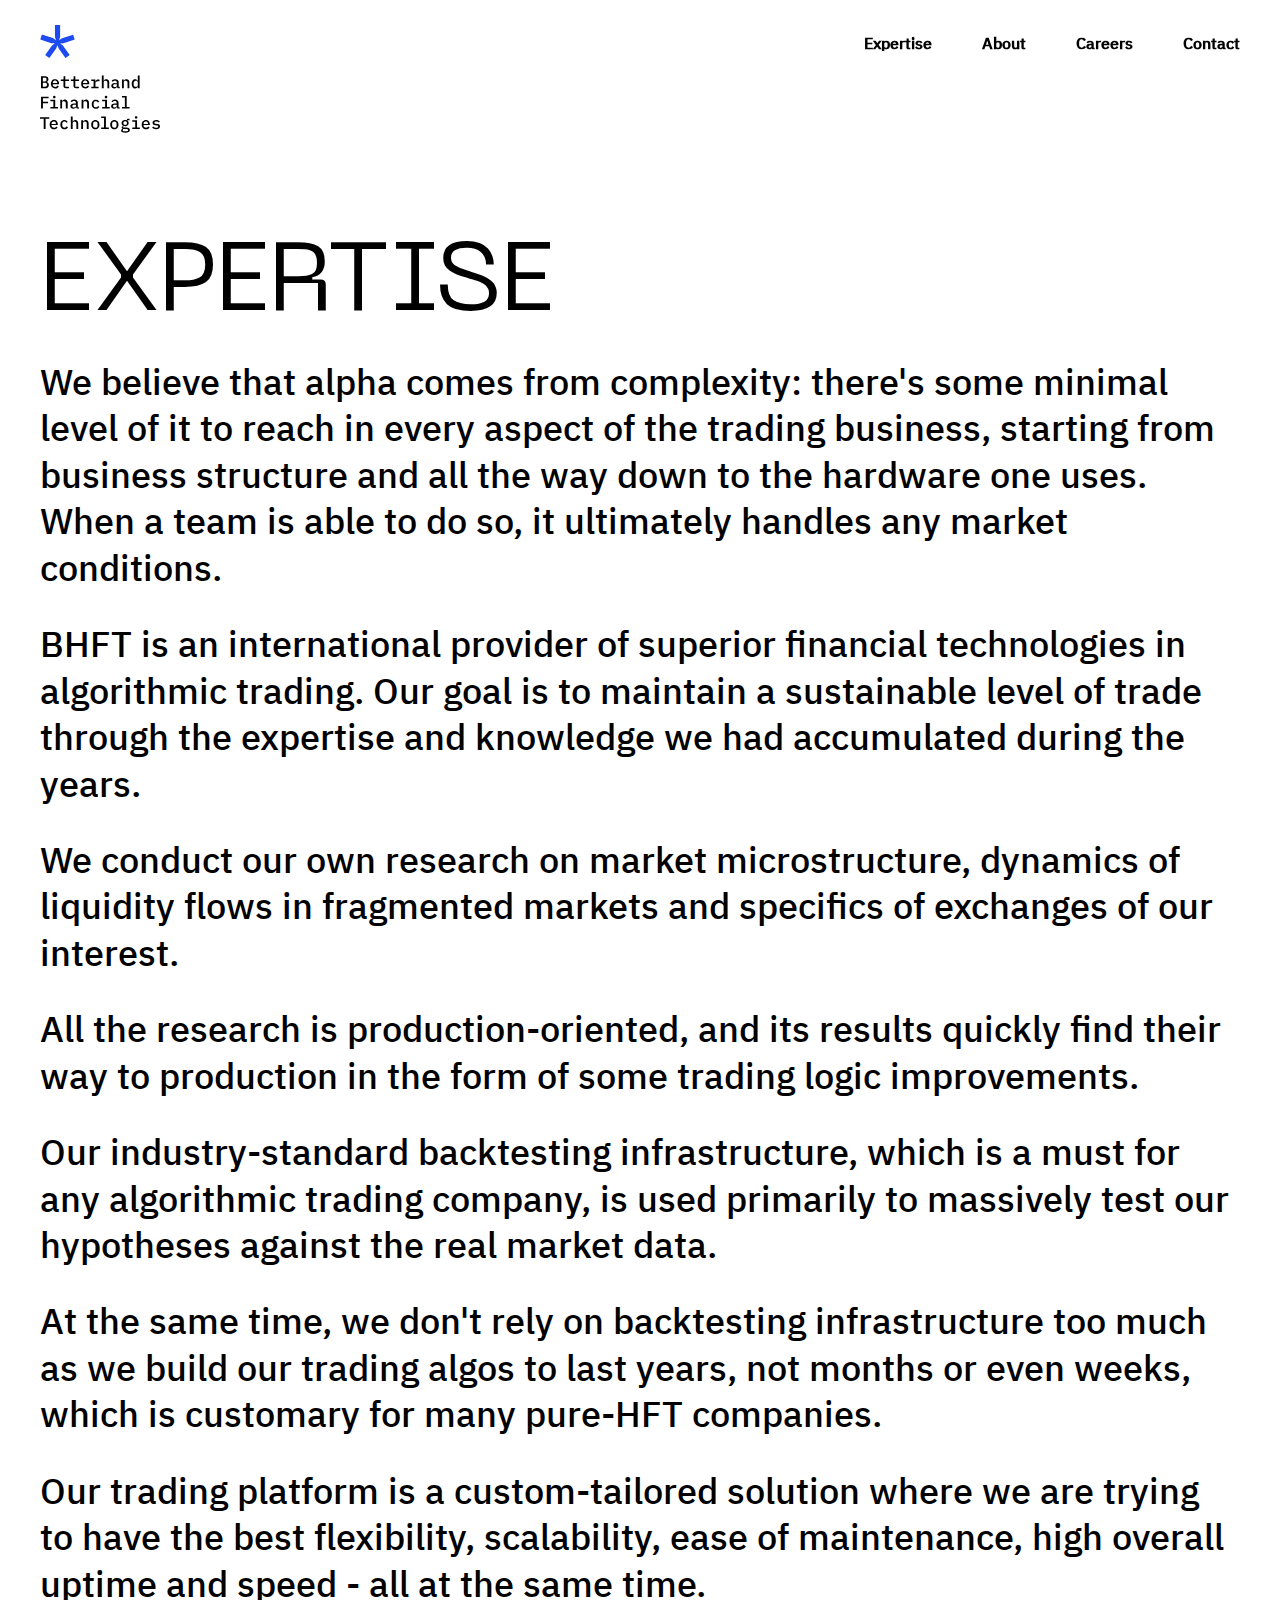
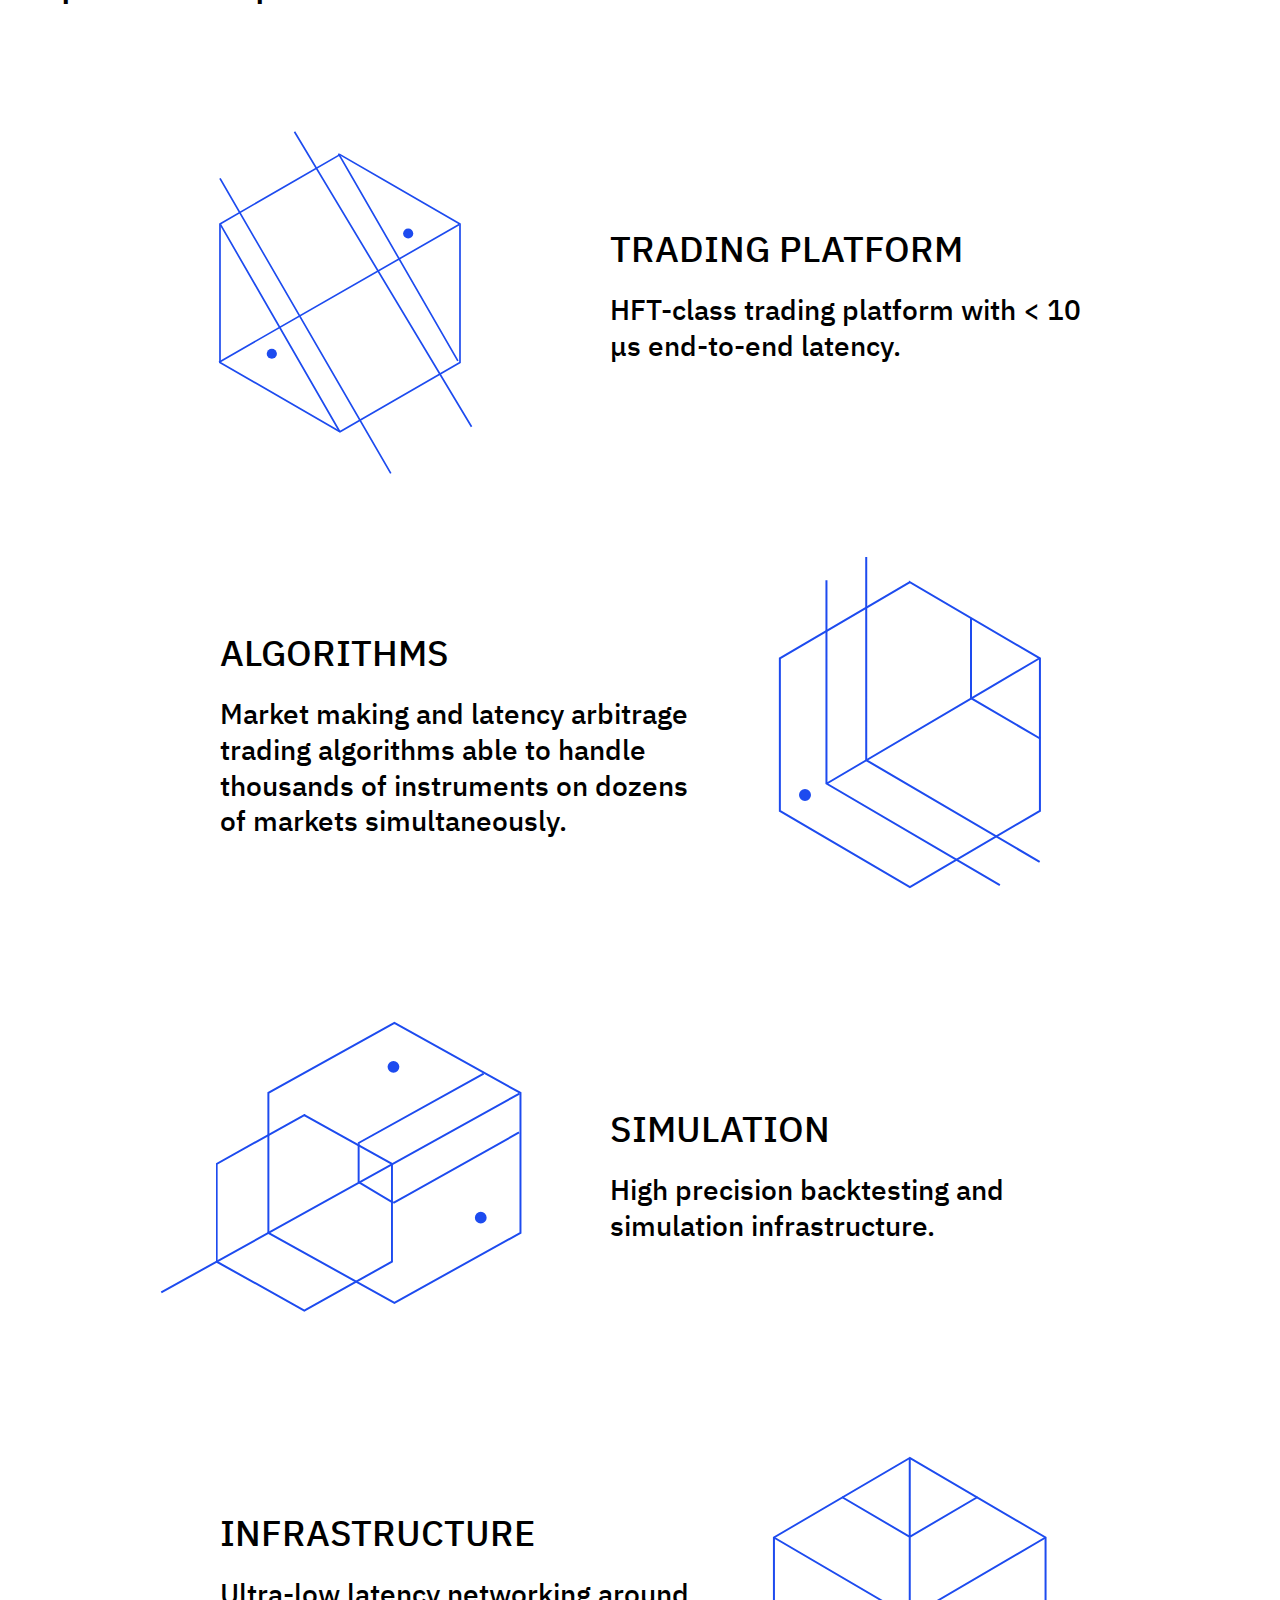
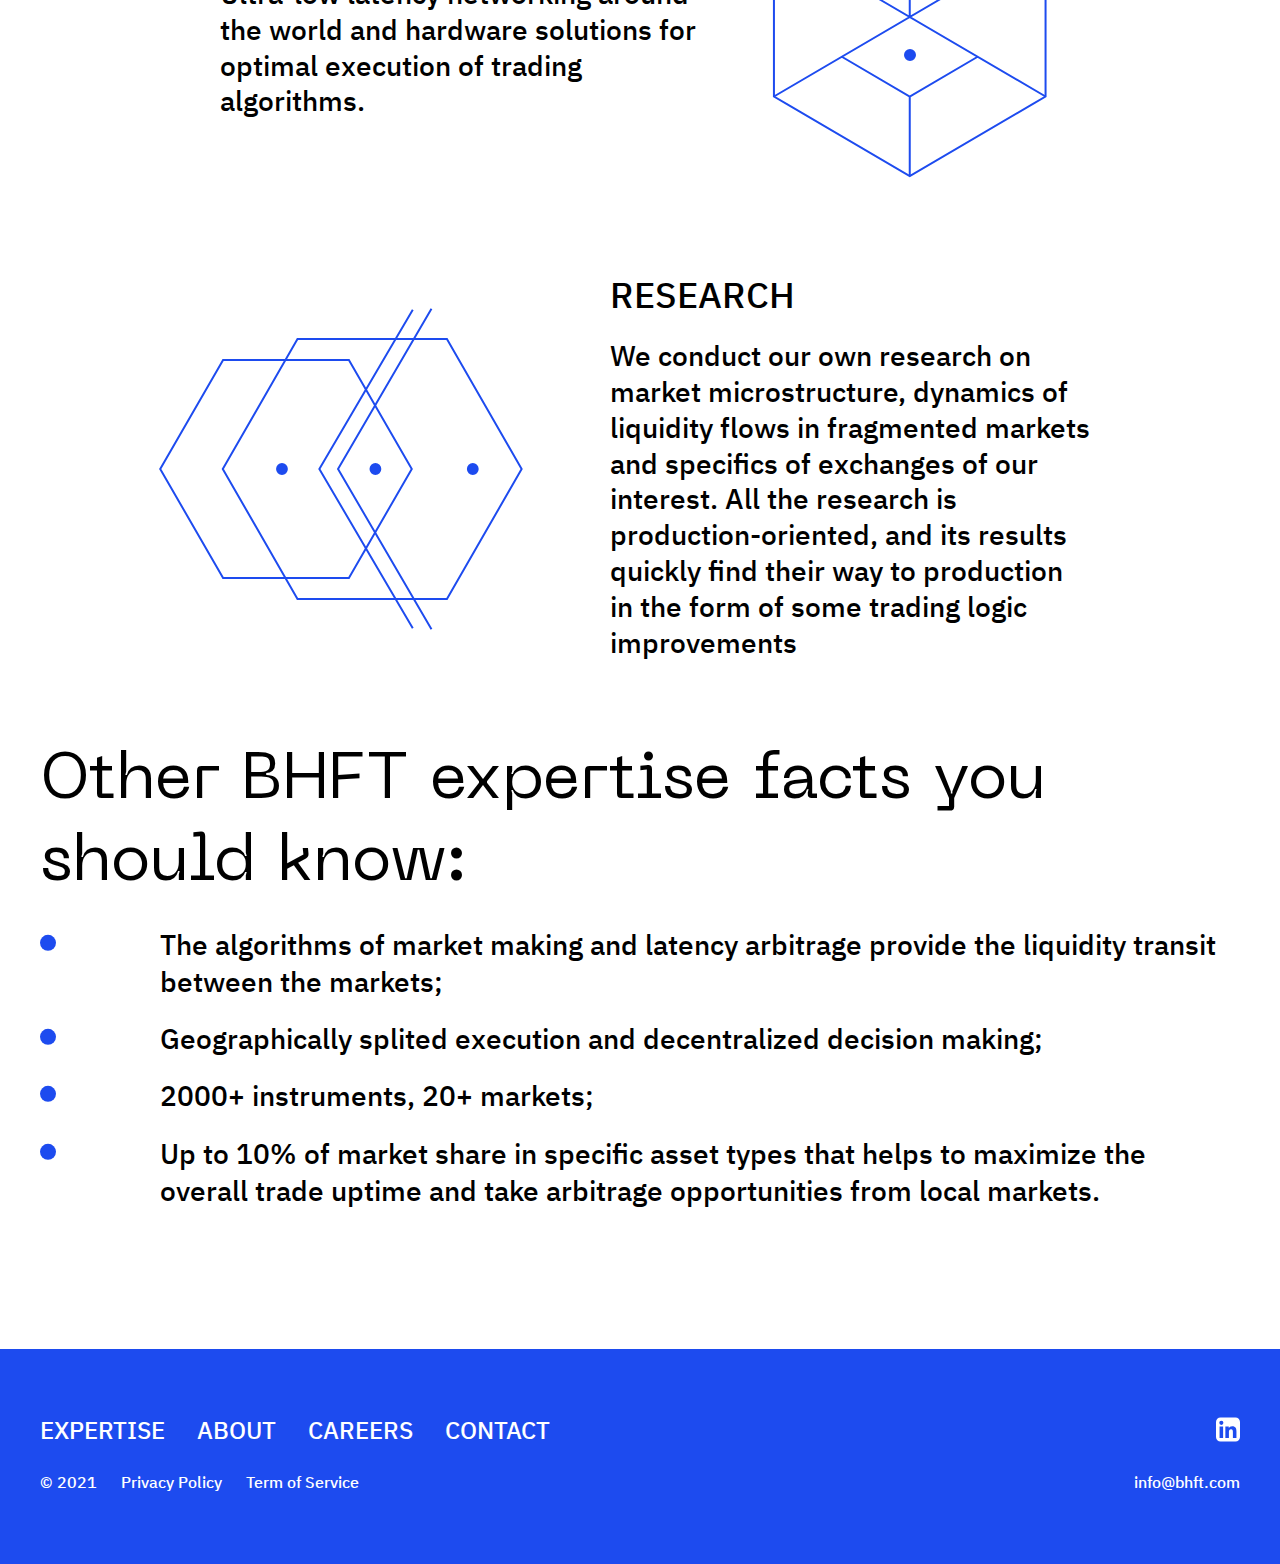
<file: expertise.html>
<!DOCTYPE html><html lang="ru"><head>  <title>Expertise</title>  <meta charset="UTF-8" />  <meta name="format-detection" content="telephone=no" />  <link rel="stylesheet" href="css/style.min.css?_v=20210909143948" />  <link    rel="apple-touch-icon"    sizes="180x180"    href="./img/icons/favicon/apple-touch-icon.png"  />  <link    rel="icon"    type="image/png"    sizes="32x32"    href="./img/icons/favicon/favicon-32x32.png"  />  <link    rel="icon"    type="image/png"    sizes="16x16"    href="./img/icons/favicon/favicon-16x16.png"  />  <!-- <link rel="manifest" href="./img/icons/favicon/site.webmanifest" /> -->  <link    rel="mask-icon"    href="./img/icons/favicon/safari-pinned-tab.svg"    color="#5bbad5"  />  <meta name="msapplication-TileColor" content="#000000" />  <meta name="theme-color" content="#ffffff" />  <!-- <meta name="robots" content="noindex, nofollow"> -->  <!-- <meta name="viewport" content="width=device-width, initial-scale=1.0, maximum-scale=1.0, user-scalable=0"> -->  <meta name="viewport" content="width=device-width, initial-scale=1.0" /></head><body>  <div class="wrapper">    <header class="header _lp header_white">      <div class="header__content _container">        <a href="./index.html" class="header__logo logo">          <div class="logo__image">            <svg width="35" height="33" viewBox="0 0 35 33" fill="none" xmlns="http://www.w3.org/2000/svg">              <path d="M1.86642 9.49521L12.9294 13.1189L15.9734 15.253L14.957 11.7268V0H20.12V11.7268L19.1089 15.3451L22.0562 13.211L33.1245 9.67937L34.6896 14.6247L23.632 18.2267L20.1254 18.4108L22.8952 20.4529L29.7147 29.9264L25.4767 32.9922L18.6464 23.5186L17.4471 20.1766L16.1563 23.5186L9.33136 32.9922L5.18477 29.9264L12.0097 20.4529L14.8655 18.3188L11.3643 18.1346L0.29599 14.5109L1.86642 9.49521Z" fill="#1D4BEF" />            </svg>          </div>          <div class="logo__text">            <svg width="120" height="58" viewBox="0 0 120 58" fill="none" xmlns="http://www.w3.org/2000/svg">              <path d="M0.97883 1.29009H5.05013C5.95745 1.23505 6.85102 1.53373 7.54561 2.12423C7.84514 2.41934 8.07874 2.77539 8.23083 3.16862C8.38293 3.56184 8.45002 3.9832 8.42764 4.4046C8.45384 4.98925 8.27486 5.56452 7.92209 6.02957C7.56426 6.45097 7.08794 6.75316 6.55602 6.89622V6.98288C7.18691 7.11035 7.76453 7.42766 8.21251 7.89286C8.65268 8.42167 8.87582 9.09975 8.83638 9.78865C8.84079 10.2491 8.76056 10.7063 8.59974 11.1374C8.45296 11.5429 8.22193 11.9122 7.92209 12.2207C7.61858 12.53 7.25141 12.7685 6.84645 12.9194C6.41204 13.0858 5.95048 13.1684 5.48576 13.1632H0.97883V1.29009ZM4.6629 6.39789C5.14209 6.42918 5.61871 6.30585 6.02358 6.04582C6.18821 5.90366 6.31625 5.72351 6.39679 5.52073C6.47733 5.31794 6.50798 5.09855 6.48611 4.88126V4.26919C6.50662 4.05201 6.47535 3.83304 6.3949 3.63049C6.31445 3.42793 6.18715 3.24766 6.02358 3.10464C5.61871 2.8446 5.14209 2.72127 4.6629 2.75256H2.83431V6.39789H4.6629ZM4.93181 11.7061C5.44514 11.7393 5.95514 11.6023 6.38392 11.3161C6.56265 11.1619 6.70225 10.9669 6.79111 10.7474C6.87998 10.5279 6.91554 10.2902 6.89485 10.0541V9.44199C6.91511 9.2067 6.87932 8.96993 6.79046 8.75137C6.70159 8.53281 6.56222 8.33876 6.38392 8.18535C5.9558 7.89726 5.44575 7.75837 4.93181 7.78995H2.83431V11.7061H4.93181ZM15.1504 13.3744C14.5381 13.3845 13.9297 13.2741 13.3594 13.0494C12.8517 12.8478 12.3971 12.5308 12.031 12.1232C11.6573 11.707 11.3751 11.216 11.2028 10.6824C11.0009 10.0714 10.9027 9.43046 10.9124 8.78659C10.9054 8.13893 11.0053 7.49461 11.2082 6.87997C11.388 6.34489 11.6693 5.85006 12.0364 5.42292C12.3981 5.03546 12.8408 4.73387 13.3326 4.54002C14.4075 4.11382 15.6029 4.11382 16.6778 4.54002C17.1607 4.74056 17.5926 5.04785 17.9417 5.43917C18.2995 5.83859 18.5739 6.30649 18.7484 6.81497C18.9395 7.38542 19.034 7.98416 19.0281 8.58618V9.28491H12.7732V9.57199C12.7616 9.88091 12.8123 10.189 12.9223 10.4776C13.0324 10.7662 13.1993 11.0294 13.4132 11.2511C13.65 11.4748 13.9294 11.6477 14.2344 11.7594C14.5395 11.8711 14.8639 11.9193 15.188 11.9011C15.6943 11.9173 16.1951 11.7916 16.6348 11.5382C17.0333 11.3003 17.3676 10.9674 17.6082 10.5686L18.7538 11.5815C18.4307 12.1262 17.9682 12.5733 17.4146 12.8761C16.7202 13.2456 15.9403 13.4214 15.1558 13.3852L15.1504 13.3744ZM15.0267 5.62333C14.7171 5.62061 14.4101 5.67951 14.1231 5.79666C13.8536 5.90165 13.6109 6.06641 13.4132 6.27873C13.2111 6.49327 13.0521 6.74528 12.9453 7.0208C12.8303 7.31942 12.7737 7.6376 12.7786 7.95786V8.07702H17.178V7.9037C17.1935 7.60215 17.1497 7.30047 17.0491 7.01603C16.9485 6.73158 16.7931 6.46997 16.5917 6.24623C16.391 6.03474 16.1472 5.86955 15.877 5.76202C15.6068 5.65449 15.3167 5.60717 15.0267 5.62333ZM25.6809 13.2065C25.3719 13.2322 25.0609 13.1904 24.7695 13.0838C24.478 12.9772 24.2128 12.8084 23.9921 12.589C23.6154 12.1353 23.4232 11.5547 23.4543 10.964V5.92124H20.7652V4.4046H22.6799C22.9255 4.42883 23.1712 4.35924 23.3683 4.20961C23.4473 4.11196 23.5062 3.99933 23.5413 3.87838C23.5764 3.75743 23.587 3.63063 23.5726 3.50546V1.29009H25.299V4.38836H29.01V5.90499H25.2937V11.6574H29.01V13.2065H25.6809ZM35.7166 13.2065C35.4076 13.2322 35.0967 13.1904 34.8052 13.0838C34.5137 12.9772 34.2485 12.8084 34.0279 12.589C33.6511 12.1353 33.459 11.5547 33.49 10.964V5.92124H30.8009V4.4046H32.7156C32.9612 4.42883 33.2069 4.35924 33.404 4.20961C33.5611 4.01091 33.6344 3.75807 33.6084 3.50546V1.29009H35.3348V4.38836H39.0511V5.90499H35.3348V11.6574H39.0511V13.2065H35.7166ZM45.3974 13.4123C44.7852 13.4214 44.177 13.311 43.6064 13.0873C43.0986 12.8882 42.6424 12.5751 42.2726 12.1719C41.9009 11.7543 41.6189 11.2638 41.4444 10.7311C41.0595 9.49699 41.0595 8.17368 41.4444 6.93954C41.6221 6.40348 41.9036 5.90825 42.2726 5.4825C42.629 5.0807 43.07 4.76423 43.5634 4.55627C44.6383 4.13007 45.8337 4.13007 46.9086 4.55627C47.3923 4.75819 47.8257 5.06522 48.1779 5.45542C48.5341 5.85514 48.8066 6.32305 48.9793 6.83121C49.1729 7.40103 49.2675 8.00022 49.2589 8.60243V9.30116H42.9933V9.58824C42.9815 9.89766 43.0326 10.2062 43.1436 10.495C43.2546 10.7838 43.4231 11.0466 43.6387 11.2674C43.8749 11.4918 44.1542 11.6653 44.4594 11.777C44.7646 11.8888 45.0893 11.9366 45.4135 11.9174C45.918 11.9328 46.4169 11.8072 46.8549 11.5544C47.2545 11.318 47.5891 10.9847 47.8283 10.5849L48.9793 11.6086C48.6527 12.1523 48.1887 12.5991 47.6347 12.9032C46.9412 13.2621 46.1652 13.4285 45.3866 13.3852L45.3974 13.4123ZM45.2522 5.62333C44.9426 5.62061 44.6355 5.67951 44.3486 5.79666C44.0805 5.90448 43.8385 6.06885 43.6387 6.27873C43.4381 6.49348 43.281 6.74553 43.1762 7.0208C43.0594 7.31905 43.0009 7.63725 43.0041 7.95786V8.07702H47.3819V7.9037C47.4124 7.29575 47.2037 6.70021 46.8011 6.24623C46.6015 6.03772 46.3602 5.87435 46.0932 5.76696C45.8261 5.65956 45.5394 5.6106 45.2522 5.62333ZM51.2596 11.6844H53.5776V5.91582H51.2596V4.39919H55.417V6.73372H55.5191C55.6001 6.42621 55.7137 6.12839 55.858 5.84541C56.1514 5.2722 56.6431 4.82708 57.2402 4.59419C57.6083 4.45697 57.9987 4.39081 58.3911 4.39919H59.4667V6.16498H57.7403C57.1331 6.14019 56.5403 6.35603 56.0892 6.76622C55.872 6.97446 55.702 7.22741 55.5906 7.50782C55.4792 7.78823 55.4292 8.08953 55.4438 8.39118V11.6411H58.5901V13.2065H51.2596V11.6844ZM61.817 0.585938H63.6564V5.89957H63.7424C63.8334 5.66928 63.9488 5.44955 64.0866 5.24417C64.2325 5.03288 64.4146 4.84946 64.6244 4.70252C64.8398 4.54333 65.0796 4.42074 65.3344 4.33961C65.6402 4.24105 65.9599 4.19348 66.2809 4.19877C66.6806 4.18071 67.0794 4.24921 67.4505 4.39965C67.8217 4.55009 68.1564 4.77897 68.4322 5.07084C69.0102 5.75507 69.3014 6.63884 69.2443 7.53537V13.2065H67.3996V7.78995C67.3996 6.39609 66.7972 5.69916 65.5925 5.69916C65.3583 5.69971 65.1251 5.73066 64.8987 5.79124C64.6824 5.85169 64.4773 5.94679 64.291 6.0729C64.1142 6.1976 63.9672 6.36044 63.8607 6.54956C63.7509 6.75393 63.6953 6.98342 63.6994 7.21579V13.174H61.817V0.585938ZM78.6131 13.2065C78.3972 13.2229 78.1803 13.1954 77.9751 13.1256C77.77 13.0558 77.5809 12.9452 77.4192 12.8003C77.1422 12.5043 76.9734 12.1223 76.9405 11.7169H76.876C76.726 12.229 76.4 12.6706 75.9563 12.9627C75.4446 13.2732 74.8537 13.4257 74.2568 13.4015C73.4773 13.4472 72.7094 13.1958 72.1055 12.6973C71.8395 12.4509 71.6307 12.1483 71.494 11.8113C71.3574 11.4742 71.2962 11.111 71.3149 10.7474C71.2952 10.3693 71.3707 9.9923 71.5343 9.65141C71.6979 9.31052 71.9443 9.01678 72.2507 8.79742C73.1221 8.28523 74.1272 8.05105 75.1334 8.12577H76.8061V7.44329C76.8061 6.25165 76.1768 5.65582 74.9291 5.65582C74.4496 5.63495 73.9741 5.75139 73.5576 5.99165C73.207 6.21832 72.9082 6.51742 72.681 6.86913L71.6053 5.96457C71.897 5.44239 72.3296 5.01418 72.8531 4.7296C73.5465 4.34937 74.3281 4.16239 75.1173 4.18795C76.0521 4.13446 76.9751 4.41873 77.7204 4.98959C78.0428 5.27692 78.2957 5.63469 78.4597 6.03556C78.6238 6.43643 78.6947 6.86978 78.6669 7.30246V11.7115H79.7426V13.2065H78.6131ZM74.7623 12.0528C75.2819 12.0751 75.7953 11.933 76.2306 11.6465C76.407 11.5347 76.5522 11.3797 76.6529 11.1959C76.7535 11.0121 76.8062 10.8056 76.8061 10.5957V9.32824H75.1657C73.8373 9.32824 73.1704 9.72907 73.1704 10.5307V10.8665C73.1592 11.0389 73.1924 11.2113 73.2668 11.367C73.3413 11.5226 73.4544 11.6562 73.5953 11.7549C73.9473 11.964 74.3549 12.0586 74.7623 12.0257V12.0528ZM81.9584 13.2065V4.39919H83.7977V5.89957H83.8676C83.9587 5.66928 84.0741 5.44955 84.2118 5.24417C84.3609 5.03553 84.5425 4.85261 84.7497 4.70252C84.965 4.54333 85.2049 4.42074 85.4596 4.33961C85.7655 4.24152 86.0851 4.19396 86.4061 4.19877C86.8059 4.17964 87.2051 4.24765 87.5764 4.39816C87.9476 4.54866 88.2823 4.77811 88.5574 5.07084C89.138 5.75363 89.4295 6.63847 89.3695 7.53537V13.2065H87.5248V7.78995C87.5248 6.39609 86.9224 5.69916 85.7177 5.69916C85.4835 5.69971 85.2503 5.73066 85.0239 5.79124C84.808 5.85263 84.603 5.94767 84.4162 6.0729C84.2394 6.1976 84.0924 6.36044 83.986 6.54956C83.8761 6.75393 83.8205 6.98342 83.8246 7.21579V13.174L81.9584 13.2065ZM97.7918 11.7115H97.6896C97.4578 12.2094 97.1044 12.6399 96.6624 12.9627C96.1833 13.2763 95.6199 13.4333 95.0489 13.4123C94.5781 13.4289 94.1102 13.3325 93.6837 13.1309C93.2573 12.9294 92.8846 12.6285 92.5964 12.2532C91.9887 11.484 91.6875 10.3357 91.6875 8.81909C91.6875 7.30245 91.9887 6.15415 92.5964 5.37958C92.8855 5.00526 93.2584 4.70512 93.6846 4.50366C94.1108 4.3022 94.5783 4.20516 95.0489 4.22044C95.6207 4.19854 96.185 4.35766 96.6624 4.67543C97.1067 4.99577 97.4607 5.42694 97.6896 5.92665H97.7918V0.585938H99.6365V13.2065H97.7918V11.7115ZM95.8126 11.8957C96.0704 11.8977 96.3272 11.8649 96.5763 11.7982C96.8011 11.7341 97.0125 11.6295 97.2002 11.4894C97.3793 11.3562 97.5264 11.184 97.6304 10.9857C97.7427 10.7686 97.7983 10.5263 97.7918 10.2816V7.35662C97.7982 7.11018 97.7427 6.8661 97.6304 6.64705C97.525 6.44968 97.3782 6.27779 97.2002 6.14332C97.0135 6.00287 96.8017 5.89988 96.5763 5.83999C96.328 5.76894 96.0708 5.73428 95.8126 5.73708C95.5133 5.71979 95.2139 5.76851 94.9352 5.87984C94.6565 5.99117 94.4053 6.16242 94.1992 6.38164C93.8055 6.86549 93.6043 7.47931 93.6344 8.10411V9.53407C93.603 10.1574 93.8045 10.77 94.1992 11.2511C94.4071 11.4663 94.6592 11.6332 94.938 11.7398C95.2167 11.8465 95.5152 11.8904 95.8126 11.8686V11.8957ZM1.04337 33.6052V21.7267H8.61587V23.3517H2.92036V26.8074H8.09419V28.3728H2.92036V33.5998L1.04337 33.6052ZM10.3961 32.0886H13.3702V26.3362H10.3799V24.825H15.2203V32.0886H17.9847V33.6052H10.3799L10.3961 32.0886ZM14.3006 23.2217C14.125 23.2417 13.9473 23.2266 13.7775 23.1773C13.6077 23.1281 13.4492 23.0456 13.311 22.9346C13.2193 22.8404 13.1472 22.7285 13.0992 22.6057C13.0511 22.4829 13.0281 22.3516 13.0314 22.2196V21.873C13.0281 21.741 13.0511 21.6097 13.0992 21.4869C13.1472 21.3641 13.2193 21.2522 13.311 21.158C13.4453 21.0476 13.6001 20.9654 13.7663 20.9161C13.9326 20.8668 14.1069 20.8514 14.2791 20.8709C14.4547 20.8509 14.6325 20.866 14.8023 20.9152C14.9721 20.9645 15.1306 21.047 15.2687 21.158C15.3605 21.2522 15.4325 21.3641 15.4806 21.4869C15.5286 21.6097 15.5517 21.741 15.5484 21.873V22.2305C15.5517 22.3624 15.5286 22.4937 15.4806 22.6165C15.4325 22.7393 15.3605 22.8512 15.2687 22.9454C15.1313 23.0554 14.9734 23.1365 14.8044 23.184C14.6353 23.2314 14.4586 23.2443 14.2845 23.2217H14.3006ZM20.2812 33.6052V24.825H22.1205V26.32H22.2066C22.3005 26.09 22.4176 25.8704 22.5562 25.6645C22.7049 25.4557 22.8866 25.2727 23.094 25.1229C23.3091 24.962 23.5489 24.8375 23.8039 24.7546C24.1101 24.6584 24.4298 24.6127 24.7505 24.6192C25.1499 24.599 25.5489 24.666 25.9202 24.8155C26.2915 24.9651 26.6263 25.1938 26.9018 25.4858C27.4811 26.1714 27.7724 27.0574 27.7139 27.9557V33.6052H25.7831V28.2266C25.7831 26.8291 25.1807 26.1358 23.976 26.1358C23.7416 26.1336 23.5081 26.1646 23.2822 26.2279C23.0651 26.286 22.8596 26.3813 22.6745 26.5095C22.4964 26.6328 22.3492 26.796 22.2442 26.9862C22.1336 27.1883 22.078 27.4163 22.0829 27.647V33.6052H20.2812ZM37.7818 33.6052C37.5668 33.6209 37.3509 33.593 37.1467 33.5233C36.9426 33.4535 36.7544 33.3432 36.5933 33.199C36.3168 32.9021 36.1465 32.5209 36.1092 32.1157H36.0017C35.8514 32.6262 35.5253 33.066 35.082 33.356C34.5719 33.6708 33.9802 33.8254 33.3825 33.8002C32.6024 33.8439 31.8345 33.5906 31.2312 33.0906C30.965 32.8455 30.756 32.5439 30.6193 32.2077C30.4826 31.8715 30.4216 31.5089 30.4406 31.1461C30.4204 30.7679 30.4956 30.3908 30.6593 30.0498C30.8229 29.7088 31.0696 29.4151 31.3764 29.1961C32.2478 28.6839 33.2529 28.4498 34.2591 28.5245H35.9317V27.8312C35.9317 26.6395 35.3061 26.0437 34.0548 26.0437C33.5775 26.021 33.1037 26.1356 32.6887 26.3741C32.3353 26.5991 32.0344 26.8985 31.8067 27.2516L30.731 26.3524C31.0248 25.8301 31.4592 25.402 31.9841 25.1175C32.6771 24.736 33.4591 24.5489 34.2484 24.5758C35.1833 24.5214 36.1066 24.8057 36.8514 25.3775C37.1725 25.6656 37.4242 26.0236 37.5873 26.4244C37.7504 26.8252 37.8206 27.2581 37.7926 27.6903V32.1644H38.8682V33.6269L37.7818 33.6052ZM33.9311 32.4461C34.4506 32.4684 34.964 32.3263 35.3993 32.0398C35.5756 31.9293 35.721 31.7752 35.8217 31.5923C35.9224 31.4094 35.9751 31.2036 35.9748 30.9944V29.727H34.3613C33.0329 29.727 32.366 30.1278 32.366 30.924V31.2653C32.3527 31.4378 32.3832 31.6108 32.4547 31.7682C32.5262 31.9255 32.6364 32.0618 32.7747 32.1644C33.119 32.3692 33.5156 32.4671 33.9149 32.4461H33.9311ZM41.5681 33.6052V24.825H43.4128V26.32H43.4935C43.5854 26.0891 43.7027 25.8692 43.8431 25.6645C43.989 25.4533 44.1711 25.2698 44.3809 25.1229C44.5934 24.961 44.8316 24.8364 45.0854 24.7546C45.3917 24.6584 45.7113 24.6127 46.032 24.6192C46.4314 24.599 46.8304 24.666 47.2017 24.8155C47.5731 24.9651 47.9079 25.1938 48.1833 25.4858C48.7626 26.1714 49.0539 27.0574 48.9954 27.9557V33.6052H47.1561V28.2266C47.1561 26.8291 46.5537 26.1358 45.3436 26.1358C45.0959 26.1218 44.8475 26.1456 44.6068 26.2062C44.3893 26.2632 44.1835 26.3586 43.999 26.4879C43.8181 26.6094 43.6687 26.7728 43.5634 26.9645C43.4547 27.1672 43.4009 27.3951 43.4074 27.6253V33.5835L41.5681 33.6052ZM55.8687 33.811C55.2704 33.8218 54.6759 33.7113 54.1208 33.486C53.6229 33.283 53.1778 32.9681 52.8193 32.5652C52.4514 32.1455 52.1748 31.6529 52.0072 31.119C51.6385 29.8824 51.6385 28.564 52.0072 27.3274C52.1772 26.7947 52.4536 26.3025 52.8193 25.8812C53.1781 25.48 53.6233 25.1669 54.1208 24.9658C54.6706 24.7416 55.2595 24.6311 55.8526 24.6408C56.611 24.6074 57.3614 24.8077 58.0039 25.215C58.5398 25.5859 58.9625 26.0998 59.2247 26.6991L57.7887 27.4845C57.6485 27.0984 57.4 26.7616 57.0734 26.5149C56.7084 26.264 56.2726 26.1386 55.8311 26.1575C55.5323 26.1402 55.2333 26.1884 54.9547 26.2988C54.6762 26.4091 54.4247 26.5789 54.2176 26.7966C53.8184 27.2715 53.6127 27.8812 53.6422 28.5028V29.9707C53.6155 30.5886 53.8209 31.1939 54.2176 31.6661C54.4298 31.8897 54.6881 32.0637 54.9743 32.176C55.2605 32.2883 55.5676 32.3361 55.8741 32.3161C56.3451 32.337 56.8105 32.2061 57.2025 31.9423C57.5577 31.6774 57.8392 31.3248 58.02 30.9186L59.3699 31.7527C59.0914 32.3639 58.6478 32.8838 58.0899 33.2531C57.4132 33.6506 56.6346 33.8372 55.8526 33.7894L55.8687 33.811ZM62.1343 32.0886H65.1085V26.3362H62.1343V24.825H66.9747V32.0886H69.7606V33.6052H62.1182L62.1343 32.0886ZM66.0389 23.2217C65.6855 23.269 65.3278 23.1736 65.0439 22.9563C64.9522 22.862 64.8801 22.7502 64.8321 22.6274C64.784 22.5045 64.761 22.3732 64.7643 22.2413V21.873C64.761 21.741 64.784 21.6097 64.8321 21.4869C64.8801 21.3641 64.9522 21.2522 65.0439 21.158C65.1795 21.048 65.3352 20.966 65.5023 20.9168C65.6693 20.8675 65.8444 20.8519 66.0174 20.8709C66.372 20.8311 66.7277 20.9343 67.007 21.158C67.1889 21.3503 67.2875 21.6074 67.2813 21.873V22.2305C67.2875 22.496 67.1889 22.7531 67.007 22.9454C66.8693 23.0549 66.7114 23.1357 66.5424 23.1831C66.3735 23.2305 66.1968 23.2436 66.0228 23.2217H66.0389ZM78.4894 33.6052C78.2744 33.6209 78.0585 33.593 77.8543 33.5233C77.6502 33.4535 77.462 33.3432 77.3008 33.199C77.0265 32.9007 76.8565 32.5203 76.8168 32.1157H76.7361C76.582 32.6257 76.2545 33.0648 75.8111 33.356C75.3029 33.6707 74.713 33.8253 74.117 33.8002C73.3366 33.846 72.5679 33.5925 71.9657 33.0906C71.6979 32.8464 71.4875 32.5452 71.3498 32.2088C71.2121 31.8725 71.1506 31.5094 71.1697 31.1461C71.1495 30.7679 71.2247 30.3908 71.3884 30.0498C71.552 29.7088 71.7987 29.4151 72.1055 29.1961C72.9772 28.6846 73.9821 28.4504 74.9882 28.5245H76.6609V27.8312C76.6609 26.6395 76.0352 26.0437 74.7839 26.0437C74.3067 26.0219 73.8331 26.1365 73.4178 26.3741C73.0737 26.6139 72.7856 26.9263 72.5734 27.2895L71.4709 26.3904C71.7647 25.868 72.1991 25.4399 72.724 25.1554C73.4173 24.7747 74.199 24.5877 74.9882 24.6137C75.9231 24.5593 76.8465 24.8437 77.5913 25.4154C77.9131 25.7032 78.1655 26.0611 78.3295 26.4618C78.4935 26.8626 78.5648 27.2957 78.5378 27.7282V32.1644H79.6135V33.6269L78.4894 33.6052ZM74.6386 32.4461C75.1582 32.4684 75.6716 32.3263 76.1069 32.0398C76.2839 31.93 76.4298 31.7762 76.5306 31.5931C76.6314 31.41 76.6837 31.2038 76.6824 30.9944V29.727H75.0689C73.7405 29.727 73.079 30.1278 73.079 30.924V31.2653C73.0687 31.437 73.1018 31.6085 73.1752 31.7638C73.2485 31.9191 73.3597 32.0532 73.4985 32.1536C73.8404 32.3602 74.2348 32.4619 74.6333 32.4461H74.6386ZM81.9638 32.0886H84.8518V22.5284H81.9638V21.0117H86.6966V32.0886H89.5847V33.6052H81.9584L81.9638 32.0886ZM5.59333 43.7504V54.0418H3.7002V43.7504H0V42.1254H9.29352V43.7504H5.59333ZM13.908 54.2314C13.2964 54.2398 12.6886 54.1314 12.1171 53.9118C11.61 53.7086 11.1543 53.3941 10.7833 52.991C10.4115 52.5734 10.1295 52.0829 9.95504 51.5502C9.57016 50.3161 9.57016 48.9928 9.95504 47.7586C10.1315 47.2237 10.4132 46.73 10.7833 46.307C11.1379 45.902 11.5793 45.5834 12.0741 45.3754C12.6099 45.1556 13.1843 45.0469 13.7628 45.0558C14.3304 45.047 14.8938 45.1539 15.4193 45.3699C15.904 45.5657 16.3407 45.8651 16.6993 46.2474C17.0573 46.6458 17.3301 47.1141 17.5007 47.6232C17.6935 48.1932 17.7881 48.7923 17.7803 49.3944V50.0932H11.5255V50.3802C11.5142 50.6904 11.5655 50.9997 11.6765 51.2892C11.7874 51.5788 11.9556 51.8427 12.1709 52.0648C12.405 52.2958 12.684 52.4756 12.9903 52.593C13.2966 52.7104 13.6237 52.763 13.951 52.7473C14.4553 52.7602 14.9535 52.6348 15.3924 52.3844C15.7912 52.1445 16.1254 51.8097 16.3659 51.4094L17.5168 52.4331C17.1906 52.9785 16.7266 53.4271 16.1722 53.7331C15.4746 54.098 14.6932 54.27 13.908 54.2314ZM13.7736 46.4533C13.464 46.4505 13.1569 46.5094 12.87 46.6266C12.6029 46.7363 12.3612 46.9004 12.1601 47.1087C11.9607 47.3243 11.8038 47.5761 11.6976 47.8507C11.5808 48.149 11.5223 48.4672 11.5255 48.7878V48.9069H15.9033V48.7336C15.9321 48.1259 15.7236 47.531 15.3225 47.0762C15.1223 46.8685 14.8809 46.7057 14.614 46.5983C14.3471 46.491 14.0607 46.4416 13.7736 46.4533ZM24.4708 54.2314C23.873 54.2413 23.2791 54.1327 22.7229 53.9118C22.2261 53.7068 21.7813 53.3922 21.4214 52.991C21.0535 52.5713 20.7768 52.0786 20.6093 51.5448C20.2406 50.3082 20.2406 48.9898 20.6093 47.7532C20.7768 47.2194 21.0535 46.7268 21.4214 46.307C21.7813 45.9058 22.2261 45.5912 22.7229 45.3862C23.273 45.1638 23.862 45.0551 24.4547 45.0666C25.2123 45.0337 25.9621 45.2319 26.6059 45.6353C27.142 46.0084 27.5647 46.5241 27.8268 47.1249L26.4123 47.8724C26.27 47.4874 26.0219 47.1512 25.697 46.9028C25.332 46.6518 24.8962 46.5264 24.4547 46.5453C24.1555 46.5291 23.8563 46.5784 23.5778 46.6896C23.2993 46.8009 23.048 46.9716 22.8412 47.1899C22.4428 47.6632 22.2371 48.2709 22.2657 48.8907V50.364C22.2396 50.9818 22.445 51.587 22.8412 52.0594C23.0534 52.283 23.3117 52.457 23.5979 52.5693C23.8841 52.6816 24.1912 52.7294 24.4977 52.7094C24.9687 52.7303 25.4341 52.5994 25.8261 52.3356C26.1813 52.0707 26.4628 51.7181 26.6436 51.3119L27.9935 52.146C27.7161 52.7564 27.2722 53.2749 26.7135 53.641C26.0421 54.061 25.2604 54.2668 24.4708 54.2314ZM30.8063 41.4321H32.651V46.7457H32.7317C32.8258 46.5159 32.9429 46.2963 33.0813 46.0903C33.2287 45.8803 33.4106 45.6972 33.6191 45.5487C33.8332 45.3874 34.0734 45.2646 34.329 45.1858C34.6351 45.0888 34.9548 45.043 35.2756 45.0504C35.6706 45.0338 36.0646 45.1025 36.431 45.252C36.7974 45.4015 37.1278 45.6282 37.4 45.917C37.9785 46.601 38.2698 47.4849 38.2121 48.3815V54.0364H36.3728V48.6578C36.3728 47.2603 35.7704 46.5616 34.5657 46.5616C34.331 46.5613 34.0975 46.5941 33.8719 46.6591C33.6547 46.7143 33.449 46.8079 33.2642 46.9353C33.0765 47.0588 32.9236 47.2287 32.82 47.4289C32.7163 47.629 32.6656 47.8526 32.6726 48.0782V54.0364H30.8278L30.8063 41.4321ZM41.2131 54.031V45.2454H43.0525V46.7457H43.1385C43.2307 46.516 43.3461 46.2964 43.4827 46.0903C43.6317 45.8816 43.8133 45.6987 44.0206 45.5487C44.2359 45.3895 44.4758 45.2669 44.7305 45.1858C45.0366 45.0892 45.3563 45.0435 45.677 45.0504C46.0763 45.0313 46.475 45.0987 46.8462 45.2483C47.2173 45.3978 47.5523 45.6258 47.8283 45.917C48.4068 46.601 48.6981 47.4849 48.6404 48.3815V54.0364H46.7581V48.6578C46.7581 47.2603 46.1557 46.5616 44.951 46.5616C44.7163 46.5613 44.4828 46.5941 44.2572 46.6591C44.0404 46.7154 43.8348 46.8088 43.6495 46.9353C43.4726 47.06 43.3257 47.2229 43.2192 47.412C43.1093 47.6163 43.0537 47.8458 43.0579 48.0782V54.0364L41.2131 54.031ZM55.3417 54.2314C54.7492 54.2397 54.1609 54.1312 53.6099 53.9118C53.1139 53.7054 52.6694 53.3909 52.3084 52.991C51.9388 52.5716 51.6604 52.079 51.4909 51.5448C51.1081 50.3103 51.1081 48.9877 51.4909 47.7532C51.6604 47.2191 51.9388 46.7265 52.3084 46.307C52.6694 45.9071 53.1139 45.5926 53.6099 45.3862C54.7256 44.96 55.9577 44.96 57.0734 45.3862C57.5694 45.5926 58.0139 45.9071 58.375 46.307C58.7445 46.7265 59.023 47.2191 59.1925 47.7532C59.5753 48.9877 59.5753 50.3103 59.1925 51.5448C59.023 52.079 58.7445 52.5716 58.375 52.991C58.0139 53.3909 57.5694 53.7054 57.0734 53.9118C56.5291 54.1284 55.9484 54.2369 55.3632 54.2314H55.3417ZM55.3417 52.7689C55.6388 52.7831 55.9355 52.735 56.2132 52.6278C56.4909 52.5206 56.7436 52.3566 56.9551 52.146C57.3896 51.6343 57.606 50.9705 57.5575 50.299V48.9557C57.6052 48.2859 57.3887 47.6242 56.9551 47.1141C56.512 46.7132 55.9373 46.4915 55.3417 46.4915C54.746 46.4915 54.1714 46.7132 53.7282 47.1141C53.2946 47.6242 53.0782 48.2859 53.1258 48.9557V50.2827C53.0773 50.9543 53.2938 51.618 53.7282 52.1298C53.9427 52.3421 54.1991 52.5068 54.4807 52.6131C54.7623 52.7195 55.0629 52.7652 55.3632 52.7473L55.3417 52.7689ZM61.1609 52.5144H64.049V42.9487H61.1609V41.4321H65.8937V52.5144H68.8087V54.031H61.1609V52.5144ZM74.359 54.2314C73.7665 54.2403 73.1781 54.1317 72.6272 53.9118C72.1304 53.7068 71.6856 53.3922 71.3257 52.991C70.9563 52.5705 70.6763 52.0783 70.5028 51.5448C70.1287 50.309 70.1287 48.989 70.5028 47.7532C70.6763 47.2197 70.9563 46.7275 71.3257 46.307C71.6856 45.9058 72.1304 45.5912 72.6272 45.3862C73.7429 44.96 74.975 44.96 76.0908 45.3862C76.5868 45.5926 77.0312 45.9071 77.3923 46.307C77.7599 46.7278 78.0381 47.22 78.2098 47.7532C78.5839 48.989 78.5839 50.309 78.2098 51.5448C78.0381 52.078 77.7599 52.5702 77.3923 52.991C77.0312 53.3909 76.5868 53.7054 76.0908 53.9118C75.5396 54.1308 74.9514 54.2393 74.359 54.2314ZM74.359 52.7689C74.6561 52.7831 74.9528 52.735 75.2305 52.6278C75.5082 52.5206 75.7609 52.3566 75.9724 52.146C76.4055 51.6337 76.62 50.9699 76.5694 50.299V48.9557C76.6192 48.2866 76.4046 47.6247 75.9724 47.1141C75.5293 46.7132 74.9546 46.4915 74.359 46.4915C73.7633 46.4915 73.1887 46.7132 72.7455 47.1141C72.5295 47.3659 72.3651 47.6582 72.2617 47.9743C72.1584 48.2904 72.1181 48.6239 72.1432 48.9557V50.2827C72.1176 50.6154 72.1577 50.9499 72.2611 51.2669C72.3645 51.5839 72.5291 51.8771 72.7455 52.1298C72.9576 52.3393 73.2104 52.5024 73.4881 52.6086C73.7657 52.7149 74.0623 52.7621 74.359 52.7473V52.7689ZM89.7836 54.9843C89.8017 55.3915 89.7052 55.7956 89.5054 56.1501C89.3056 56.5047 89.0106 56.7952 88.6542 56.9884C87.5761 57.4888 86.3916 57.7121 85.2068 57.6384C84.5691 57.6482 83.9318 57.5992 83.3029 57.4922C82.8672 57.4228 82.4456 57.2819 82.0552 57.0751C81.7653 56.9271 81.5242 56.6976 81.3614 56.4143C81.219 56.1404 81.1469 55.8351 81.1516 55.526C81.1395 55.323 81.1679 55.1196 81.2354 54.9279C81.3028 54.7362 81.4079 54.5601 81.5442 54.4102C81.8608 54.1182 82.2487 53.9163 82.6683 53.8252V53.6573C82.4001 53.5583 82.16 53.3946 81.9691 53.1806C81.7857 52.9555 81.6918 52.6698 81.7056 52.379C81.6935 52.1916 81.7274 52.0042 81.8043 51.8332C81.8812 51.6622 81.9988 51.5129 82.1466 51.3986C82.4841 51.1544 82.869 50.9846 83.276 50.9002V50.8136C82.7701 50.58 82.3423 50.2037 82.0444 49.7303C81.7438 49.2432 81.5906 48.6786 81.6034 48.1053C81.5982 47.6696 81.6844 47.2377 81.8562 46.8378C82.0215 46.4645 82.2677 46.1332 82.5769 45.8683C82.9069 45.5936 83.2843 45.3825 83.6901 45.2454C84.1631 45.0945 84.657 45.0214 85.153 45.0287C85.704 45.0217 86.2513 45.119 86.7665 45.3158V45.0287C86.7565 44.7182 86.8576 44.4145 87.0515 44.1729C87.165 44.055 87.3028 43.9638 87.4553 43.9058C87.6077 43.8477 87.771 43.8242 87.9335 43.8371H89.5201V45.2995H87.4925V45.7058C87.8645 45.9586 88.1677 46.3013 88.3746 46.7024C88.5645 47.1202 88.6668 47.573 88.6751 48.0325C88.6835 48.492 88.5976 48.9482 88.423 49.3728C88.2578 49.7477 88.0115 50.0808 87.7023 50.3478C87.3745 50.6231 86.9963 50.8311 86.589 50.9598C86.1153 51.1066 85.6217 51.1779 85.1261 51.1711C84.7651 51.1734 84.4047 51.1389 84.0505 51.0681C83.8335 51.1319 83.6283 51.2306 83.4428 51.3606C83.3496 51.4167 83.2725 51.496 83.2188 51.5909C83.165 51.6858 83.1366 51.7931 83.1362 51.9023C83.1264 52.0213 83.1614 52.1396 83.2341 52.2339C83.3068 52.3281 83.4119 52.3915 83.5288 52.4115C83.844 52.4873 84.1675 52.5219 84.4915 52.5144H86.4492C87.6216 52.5144 88.466 52.7419 88.9877 53.186C89.2484 53.4042 89.4558 53.6799 89.5938 53.9917C89.7318 54.3035 89.7968 54.6432 89.7836 54.9843ZM88.0626 55.0926C88.0667 54.954 88.0364 54.8165 87.9744 54.6926C87.9124 54.5687 87.8208 54.4623 87.7077 54.3831C87.3155 54.166 86.868 54.0717 86.4223 54.1122H83.3836C83.1887 54.1928 83.023 54.3314 82.9086 54.5096C82.7942 54.6877 82.7366 54.8969 82.7436 55.1089C82.7433 55.2739 82.7805 55.4367 82.8523 55.5851C82.9241 55.7334 83.0285 55.8632 83.1577 55.9647C83.56 56.2449 84.0475 56.3733 84.5345 56.3276H85.906C86.462 56.3603 87.0171 56.2503 87.5194 56.008C87.6848 55.9214 87.8224 55.7896 87.9166 55.6276C88.0108 55.4657 88.0577 55.2802 88.0519 55.0926H88.0626ZM85.153 49.909C85.3895 49.9294 85.6276 49.9026 85.8537 49.8301C86.0798 49.7576 86.2895 49.6409 86.4707 49.4865C86.6152 49.3353 86.7274 49.1559 86.8005 48.9593C86.8735 48.7628 86.9059 48.5532 86.8956 48.3436V47.8724C86.9064 47.6635 86.8743 47.4547 86.8012 47.2589C86.7281 47.0632 86.6155 46.8848 86.4707 46.7349C86.087 46.4564 85.626 46.3065 85.153 46.3065C84.68 46.3065 84.2191 46.4564 83.8354 46.7349C83.6925 46.886 83.5817 47.0647 83.5096 47.2602C83.4374 47.4558 83.4056 47.664 83.4159 47.8724V48.3328C83.4061 48.5419 83.4382 48.7508 83.5102 48.9472C83.5823 49.1435 83.6929 49.3233 83.8354 49.4757C84.1969 49.7886 84.6669 49.9444 85.1423 49.909H85.153ZM92.2469 52.5144H95.221V46.7891H92.2469V45.2724H97.0603V52.5414H99.8516V54.0581H92.2361L92.2469 52.5144ZM96.1461 43.6475C95.7933 43.6852 95.44 43.5821 95.1618 43.3604C95.0701 43.2662 94.998 43.1543 94.95 43.0315C94.9019 42.9087 94.8789 42.7774 94.8822 42.6454V42.2879C94.878 42.1558 94.9006 42.0243 94.9487 41.9013C94.9968 41.7784 95.0693 41.6666 95.1618 41.5729C95.2957 41.4616 95.4503 41.3784 95.6165 41.3282C95.7828 41.278 95.9574 41.2617 96.1299 41.2804C96.4852 41.2422 96.8411 41.3474 97.1195 41.5729C97.212 41.6666 97.2846 41.7784 97.3327 41.9013C97.3808 42.0243 97.4034 42.1558 97.3992 42.2879V42.6454C97.4025 42.7774 97.3794 42.9087 97.3314 43.0315C97.2833 43.1543 97.2113 43.2662 97.1195 43.3604C96.8417 43.5826 96.4881 43.6858 96.1353 43.6475H96.1461ZM105.956 54.2314C105.344 54.2398 104.737 54.1314 104.165 53.9118C103.658 53.7086 103.202 53.3941 102.831 52.991C102.459 52.5734 102.177 52.0829 102.003 51.5502C101.618 50.3161 101.618 48.9928 102.003 47.7586C102.179 47.2237 102.461 46.73 102.831 46.307C103.186 45.902 103.627 45.5834 104.122 45.3754C104.658 45.1556 105.232 45.0469 105.811 45.0558C106.378 45.047 106.942 45.1539 107.467 45.3699C107.949 45.5718 108.383 45.8768 108.736 46.2637C109.093 46.6634 109.365 47.1313 109.538 47.6395C109.731 48.2095 109.825 48.8085 109.817 49.4107V50.1094H103.563V50.3965C103.551 50.7067 103.603 51.0159 103.714 51.3055C103.825 51.5951 103.993 51.8589 104.208 52.081C104.444 52.3055 104.724 52.4789 105.029 52.5907C105.334 52.7025 105.659 52.7502 105.983 52.731C106.487 52.744 106.985 52.6185 107.424 52.3681C107.823 52.1282 108.157 51.7934 108.398 51.3931L109.549 52.4169C109.222 52.9623 108.758 53.4108 108.204 53.7168C107.509 54.0865 106.73 54.264 105.945 54.2314H105.956ZM105.821 46.4533C105.512 46.4505 105.205 46.5094 104.918 46.6266C104.651 46.7363 104.409 46.9004 104.208 47.1087C104.009 47.3243 103.852 47.5761 103.745 47.8507C103.629 48.149 103.57 48.4672 103.573 48.7878V48.9069H107.951V48.7336C107.98 48.1259 107.771 47.531 107.37 47.0762C107.169 46.8671 106.926 46.7034 106.657 46.5961C106.388 46.4887 106.1 46.44 105.811 46.4533H105.821ZM116.207 54.2314C115.37 54.2537 114.537 54.0968 113.765 53.771C113.126 53.5007 112.56 53.0811 112.114 52.5469L113.249 51.5286C113.621 51.9535 114.083 52.29 114.6 52.5138C115.117 52.7377 115.677 52.8433 116.239 52.8231C116.739 52.845 117.237 52.7388 117.686 52.5144C117.856 52.4237 117.998 52.2857 118.093 52.1168C118.188 51.9479 118.234 51.7551 118.224 51.5611C118.229 51.4013 118.194 51.2427 118.121 51.1007C118.054 50.9763 117.956 50.8717 117.836 50.7973C117.701 50.7128 117.554 50.649 117.401 50.6077C117.224 50.5602 117.044 50.5258 116.863 50.5048L115.475 50.2827C115.126 50.2355 114.781 50.1631 114.443 50.0661C114.11 49.9709 113.794 49.8228 113.507 49.6273C113.231 49.4401 113 49.1942 112.829 48.9069C112.645 48.5611 112.556 48.1723 112.571 47.7803C112.551 47.3799 112.635 46.9812 112.814 46.6232C112.993 46.2652 113.261 45.9603 113.593 45.7383C114.401 45.2423 115.337 45.0008 116.282 45.0449C117 45.0274 117.714 45.1507 118.385 45.4079C118.947 45.6298 119.452 45.9759 119.864 46.4208L118.831 47.5041C118.558 47.2055 118.231 46.9611 117.869 46.7837C117.351 46.5387 116.783 46.4234 116.212 46.4478C114.986 46.4478 114.373 46.8432 114.373 47.6232C114.356 47.7774 114.385 47.933 114.456 48.0708C114.527 48.2085 114.636 48.3222 114.771 48.3978C115.063 48.5491 115.38 48.6446 115.707 48.6795L117.094 48.9015C117.444 48.9568 117.79 49.0309 118.132 49.1236C118.464 49.2066 118.779 49.3477 119.063 49.5407C119.338 49.7266 119.568 49.9729 119.735 50.2611C119.923 50.6056 120.014 50.9951 119.998 51.3877C120.013 51.7934 119.927 52.1964 119.749 52.5604C119.571 52.9244 119.305 53.2381 118.977 53.4731C118.152 54.0147 117.179 54.2802 116.196 54.2314H116.207Z" fill="white" />            </svg>          </div>        </a>        <div class="header__menu menu">          <div class="menu__icon icon-menu icon-menu_black">            <span></span>            <span></span>          </div>          <nav class="menu__body menu__body_blue">            <ul class="menu__list">              <li>                <a data-text="Expertise" data-color="black" href="./expertise.html" class="menu__link menu__link_black">Expertise</a>              </li>              <li>                <a data-text="About" data-color="black" href="./about.html" class="menu__link menu__link_black">About</a>              </li>              <li>                <a data-text="Careers" data-color="black" href="./careers.html" class="menu__link menu__link_black">Careers</a>              </li>              <li>                <a data-text="Contact" data-color="black" href="./contact.html" class="menu__link menu__link_black">Contact</a>              </li>            </ul>          </nav>        </div>      </div>    </header>    <main class="page">      <div class="expertise-page">        <div class="expertise-page__container _container">          <div class="expertise-page__intro intro-expertise">            <h1 class="intro-expertise__title main-title">expertise</h1>            <div class="expertise-about__text text">              We believe that alpha comes from complexity: there's some minimal level of it to reach in every aspect of the trading business, starting from business structure and all the way down to the hardware one uses. When a team is able to do so, it ultimately handles any market conditions.            </div>            <div class="expertise-about__text text">              BHFT is an international provider of superior financial technologies in algorithmic trading. Our goal is to maintain a sustainable level of trade through the expertise and knowledge we had accumulated during the years.            </div>            <div class="expertise-about__text text">              We conduct our own research on market microstructure, dynamics of liquidity flows in fragmented markets and specifics of exchanges of our interest.            </div>            <div class="expertise-about__text text">              All the research is production-oriented, and its results quickly find their way to production in the form of some trading logic improvements.            </div>            <div class="expertise-about__text text">              Our industry-standard backtesting infrastructure, which is a must for any algorithmic trading company, is used primarily to massively test our hypotheses against the real market data.            </div>            <div class="expertise-about__text text">              At the same time, we don't rely on backtesting infrastructure too much as we build our trading algos to last years, not months or even weeks, which is customary for many pure-HFT companies.            </div>            <div class="expertise-about__text text">              Our trading platform is a custom-tailored solution where we are trying to have the best flexibility, scalability, ease of maintenance, high overall uptime and speed - all at the same time.            </div>          </div>          <div class="expertise-page__body">            <div class="expertise-page__features features">              <div class="features__body">                <div class="features__item item-feature">                  <div class="item-feature__inner">                    <div class="item-feature__image item-feature__image_double">                      <div class="item-feature__hex item-feature__hex_traiding"></div>                      <div class="item-feature__decor item-feature__decor_traiding"></div>                    </div>                    <div class="item-feature__info item-feature__info_additional-gap">                      <div class="item-feature__title">Trading Platform</div>                      <div class="item-feature__text">                        HFT-class trading platform with &lt; 10 μs end-to-end                        latency.                      </div>                    </div>                  </div>                </div>                <div class="features__item item-feature">                  <div class="item-feature__inner item-feature__inner_reverse">                    <div class="item-feature__image">                      <div class="item-feature__hex item-feature__hex_algorithms"></div>                      <div class="                            item-feature__decor item-feature__decor_algorithms                          "></div>                    </div>                    <div class="item-feature__info">                      <div class="item-feature__title">Algorithms</div>                      <div class="item-feature__text">                        Market making and latency arbitrage trading algorithms                        able to handle thousands of instruments on dozens of                        markets simultaneously.                      </div>                    </div>                  </div>                </div>                <div class="features__item item-feature">                  <div class="item-feature__inner">                    <div class="item-feature__image item-feature__image_double">                      <div class="                            item-feature__hex item-feature__hex_simulation-1                          "></div>                      <div class="                            item-feature__hex item-feature__hex_simulation-2                          "></div>                      <div class="                            item-feature__decor item-feature__decor_simulation                          "></div>                    </div>                    <div class="item-feature__info item-feature__info_double">                      <div class="item-feature__title">Simulation</div>                      <div class="item-feature__text">                        High precision backtesting and simulation                        infrastructure.                      </div>                    </div>                  </div>                </div>                <div class="features__item item-feature">                  <div class="item-feature__inner item-feature__inner_reverse">                    <div class="item-feature__image">                      <div class="                            item-feature__hex item-feature__hex_infrastructure                          "></div>                      <div class="                            item-feature__decor                            item-feature__decor_infrastructure                          "></div>                    </div>                    <div class="item-feature__info">                      <div class="item-feature__title">Infrastructure</div>                      <div class="item-feature__text">                        Ultra-low latency networking around the world and                        hardware solutions for optimal execution of trading                        algorithms.                      </div>                    </div>                  </div>                </div>                <div class="features__item item-feature">                  <div class="item-feature__inner">                    <div class="item-feature__image item-feature__image_double">                      <div class="                            item-feature__hex item-feature__hex_research-1                          "></div>                      <div class="                            item-feature__hex item-feature__hex_research-2                          "></div>                      <div class="                            item-feature__decor item-feature__decor_research                          "></div>                    </div>                    <div class="item-feature__info">                      <div class="item-feature__title">Research</div>                      <div class="item-feature__text">                        We conduct our own research on market microstructure, dynamics of liquidity flows in fragmented markets and specifics of exchanges of our interest.                        All the research is production-oriented, and its results quickly find their way to production in the form of some trading logic improvements                      </div>                    </div>                  </div>                </div>              </div>            </div>            <div class="expertise-page__approach approach">              <h2 class="approach__title title">Other BHFT expertise facts you should know:</h2>              <div class="approach__list">                <div class="list-items">                  <ul class="list-items__body">                    <li class="list-items__item"><span>The algorithms of market making and latency arbitrage provide the liquidity transit between the markets;</span></li>                    <li class="list-items__item"><span>Geographically splited execution and decentralized decision making;</span></li>                    <li class="list-items__item"><span>2000+ instruments, 20+ markets;</span></li>                    <li class="list-items__item"><span>Up to 10% of market share in specific asset types that helps to maximize the overall trade uptime and take arbitrage opportunities from local markets.</span></li>                  </ul>                </div>              </div>            </div>          </div>        </div>      </div>    </main>    <footer class="footer">  <div class="footer__container _container">    <div class="footer__row">      <div class="footer__top top-footer">        <div class="top-footer__body">          <ul class="top-footer__pages-list">            <li><a href="./expertise.html" class="top-footer__page-link">Expertise</a></li>            <li><a href="./about.html" class="top-footer__page-link">About</a></li>            <li><a href="./careers.html" class="top-footer__page-link">Careers</a></li>            <li><a href="./contact.html" class="top-footer__page-link">Contact</a></li>          </ul>          <div class="top-footer__social social-footer">            <div class="social-footer__body">              <div class="social-footer__list footer-social">                <a href="https://linkedin.com/" class="footer-social__link">                  <picture><source srcset="./img/icons/Linkedin.svg" type="image/webp"><img src="./img/icons/Linkedin.svg?_v=1631187588192" alt="linkedin" /></picture>                </a>              </div>            </div>          </div>        </div>      </div>      <div class="footer__bottom bottom-footer">        <div class="bottom-footer__body">          <ul class="bottom-footer__policy">            <li><a href="#" class="bottom-footer__link">© 2021</a></li>            <li>              <a href="#" class="bottom-footer__link">Privacy Policy</a>            </li>            <li>              <a href="#" class="bottom-footer__link">Term of Service</a>            </li>          </ul>          <a data-da=".top-footer__body,480,1" href="mailto:info@bhft.com" class="bottom-footer__mail">info@bhft.com</a>        </div>      </div>    </div>  </div></footer>  </div>  <!-- Swiper --><!-- <script src="https://unpkg.com/swiper/swiper-bundle.min.js"></script> --><script src="js/vendors.min.js?_v=20210909143948"></script><script src="js/app.min.js?_v=20210909143948"></script></body></html>
</file>
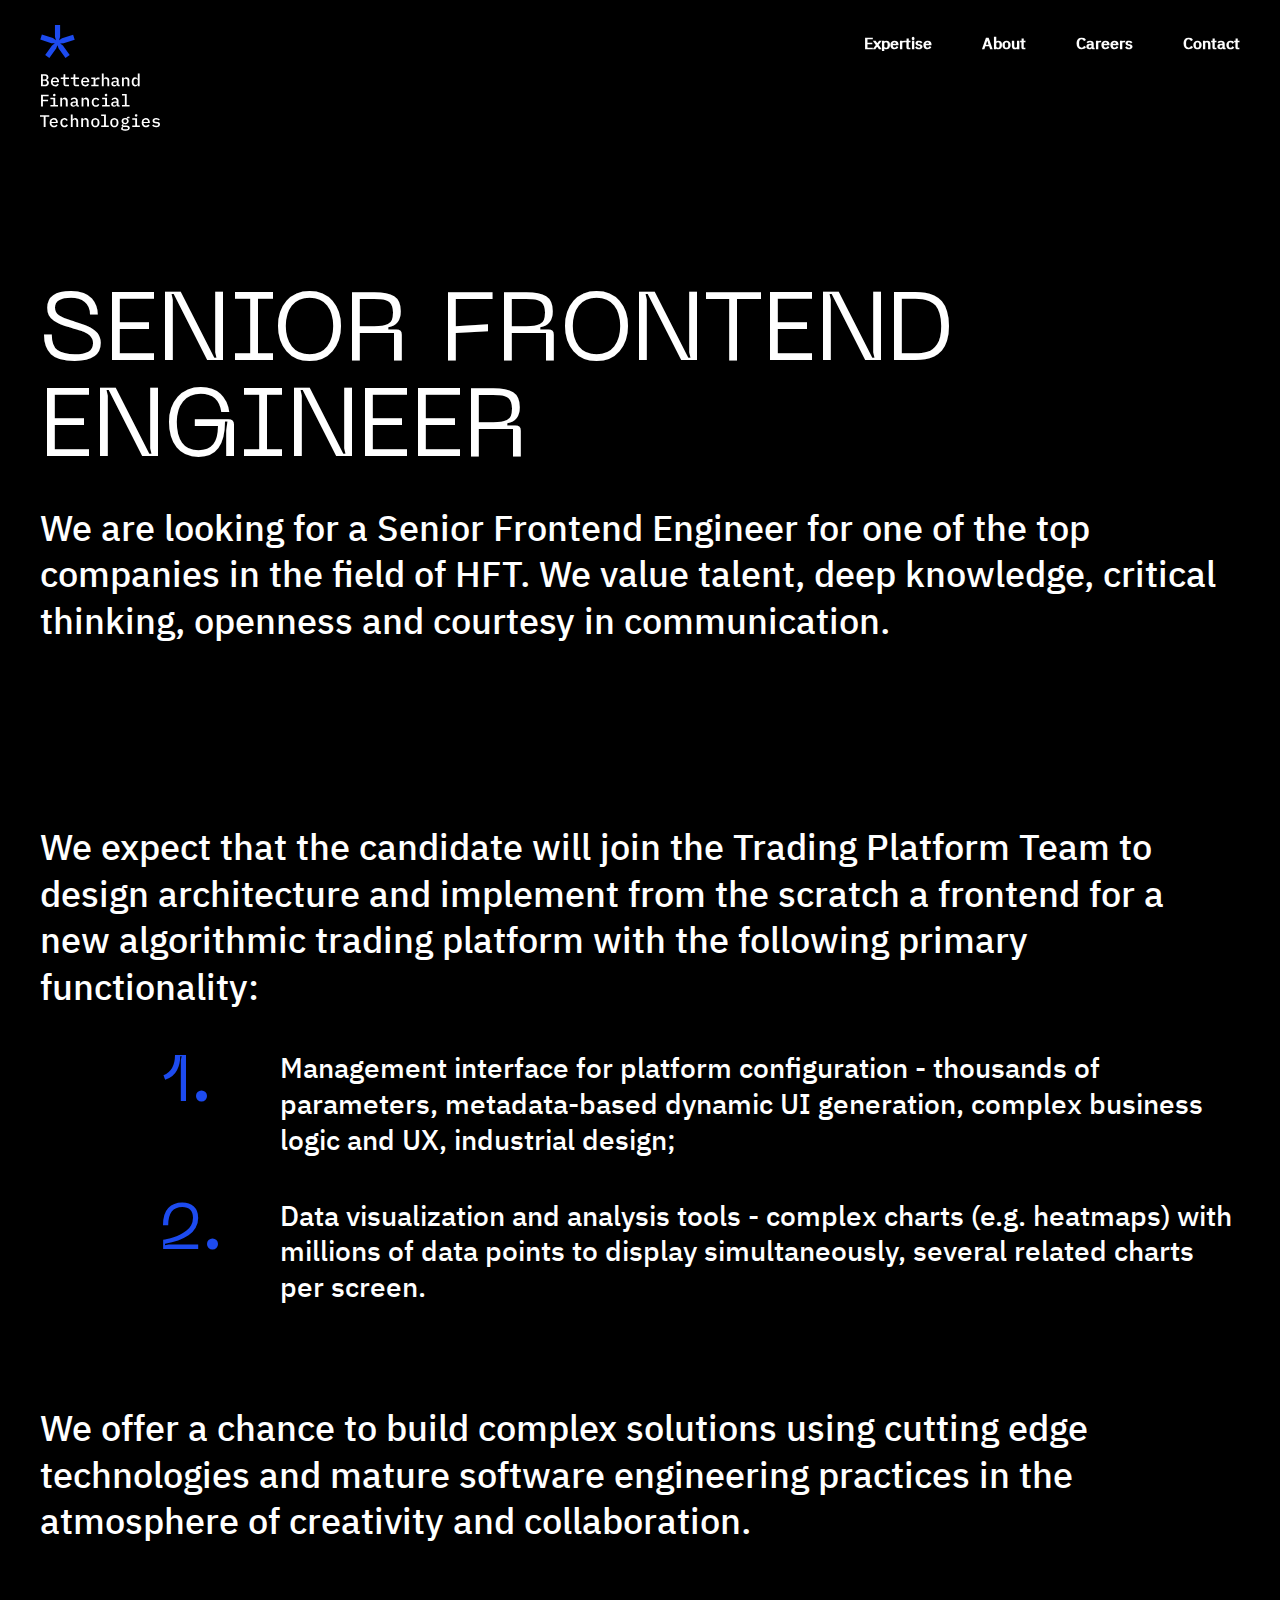
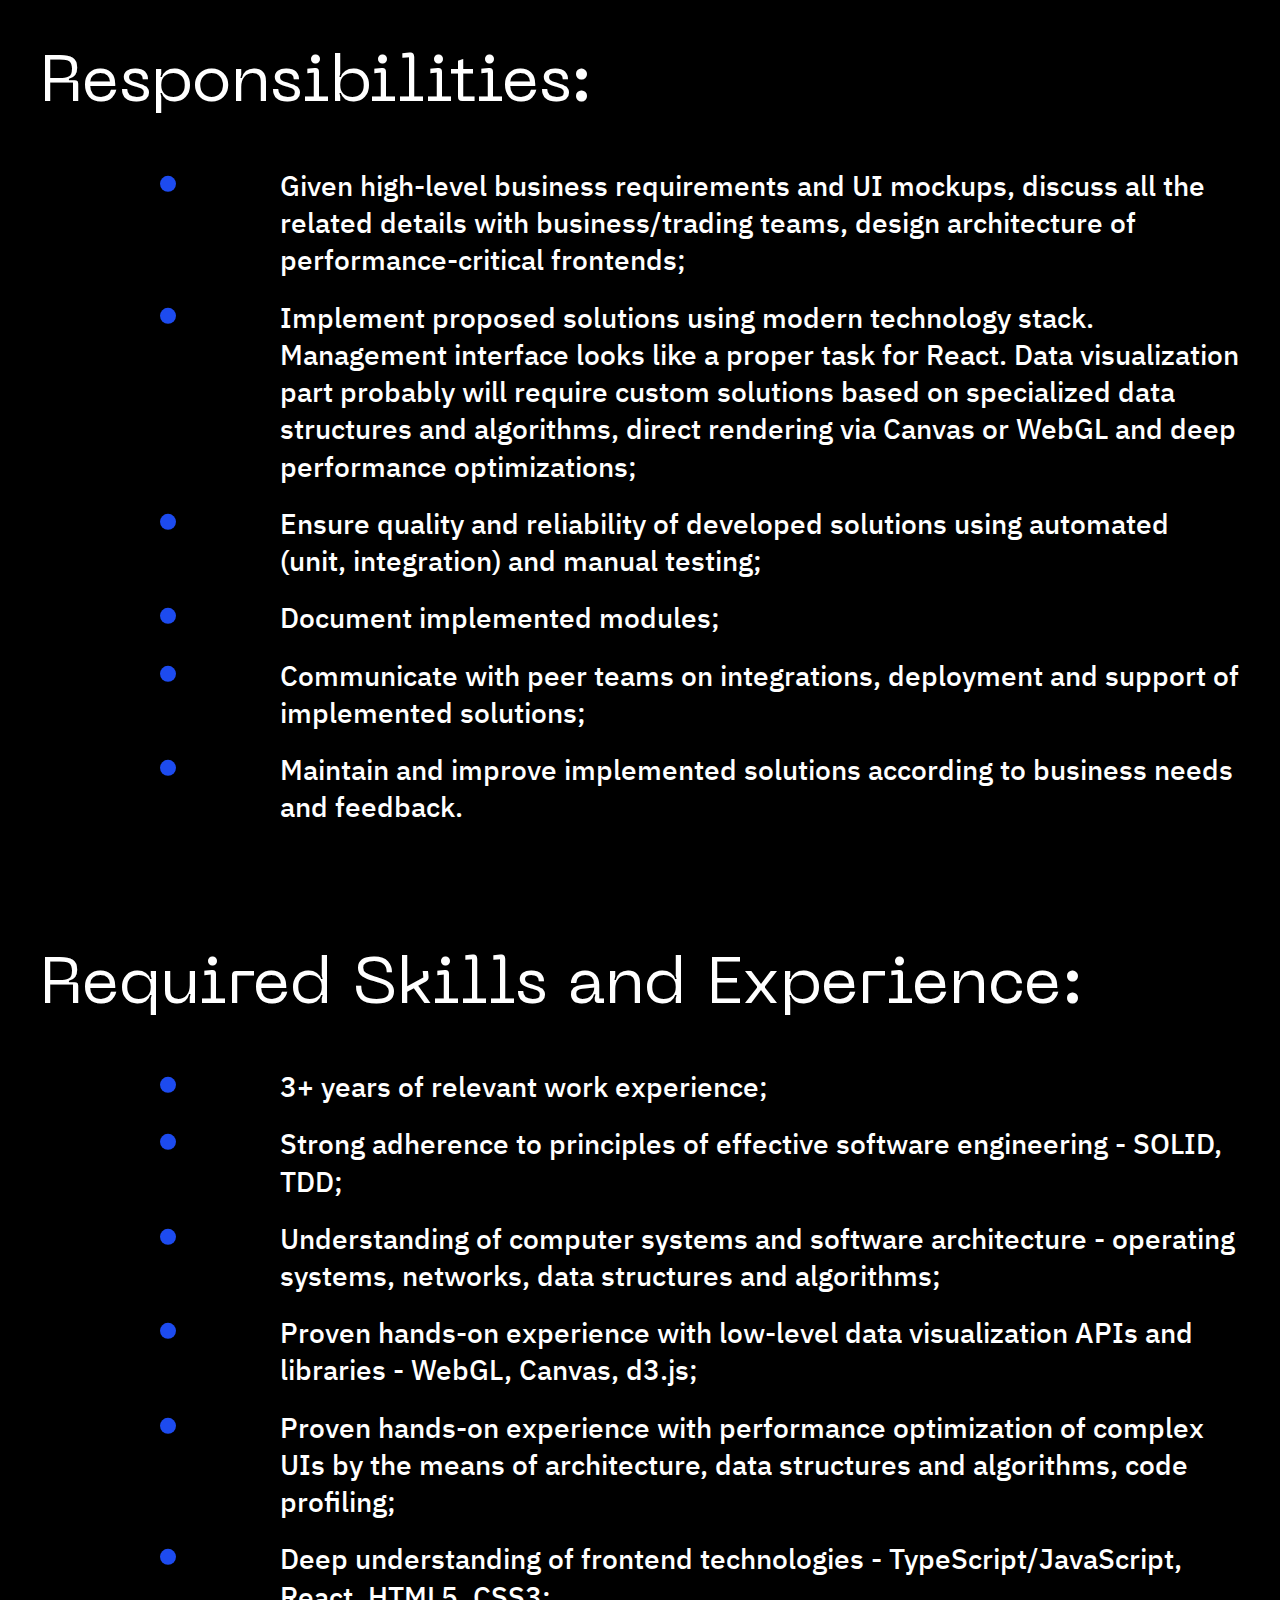
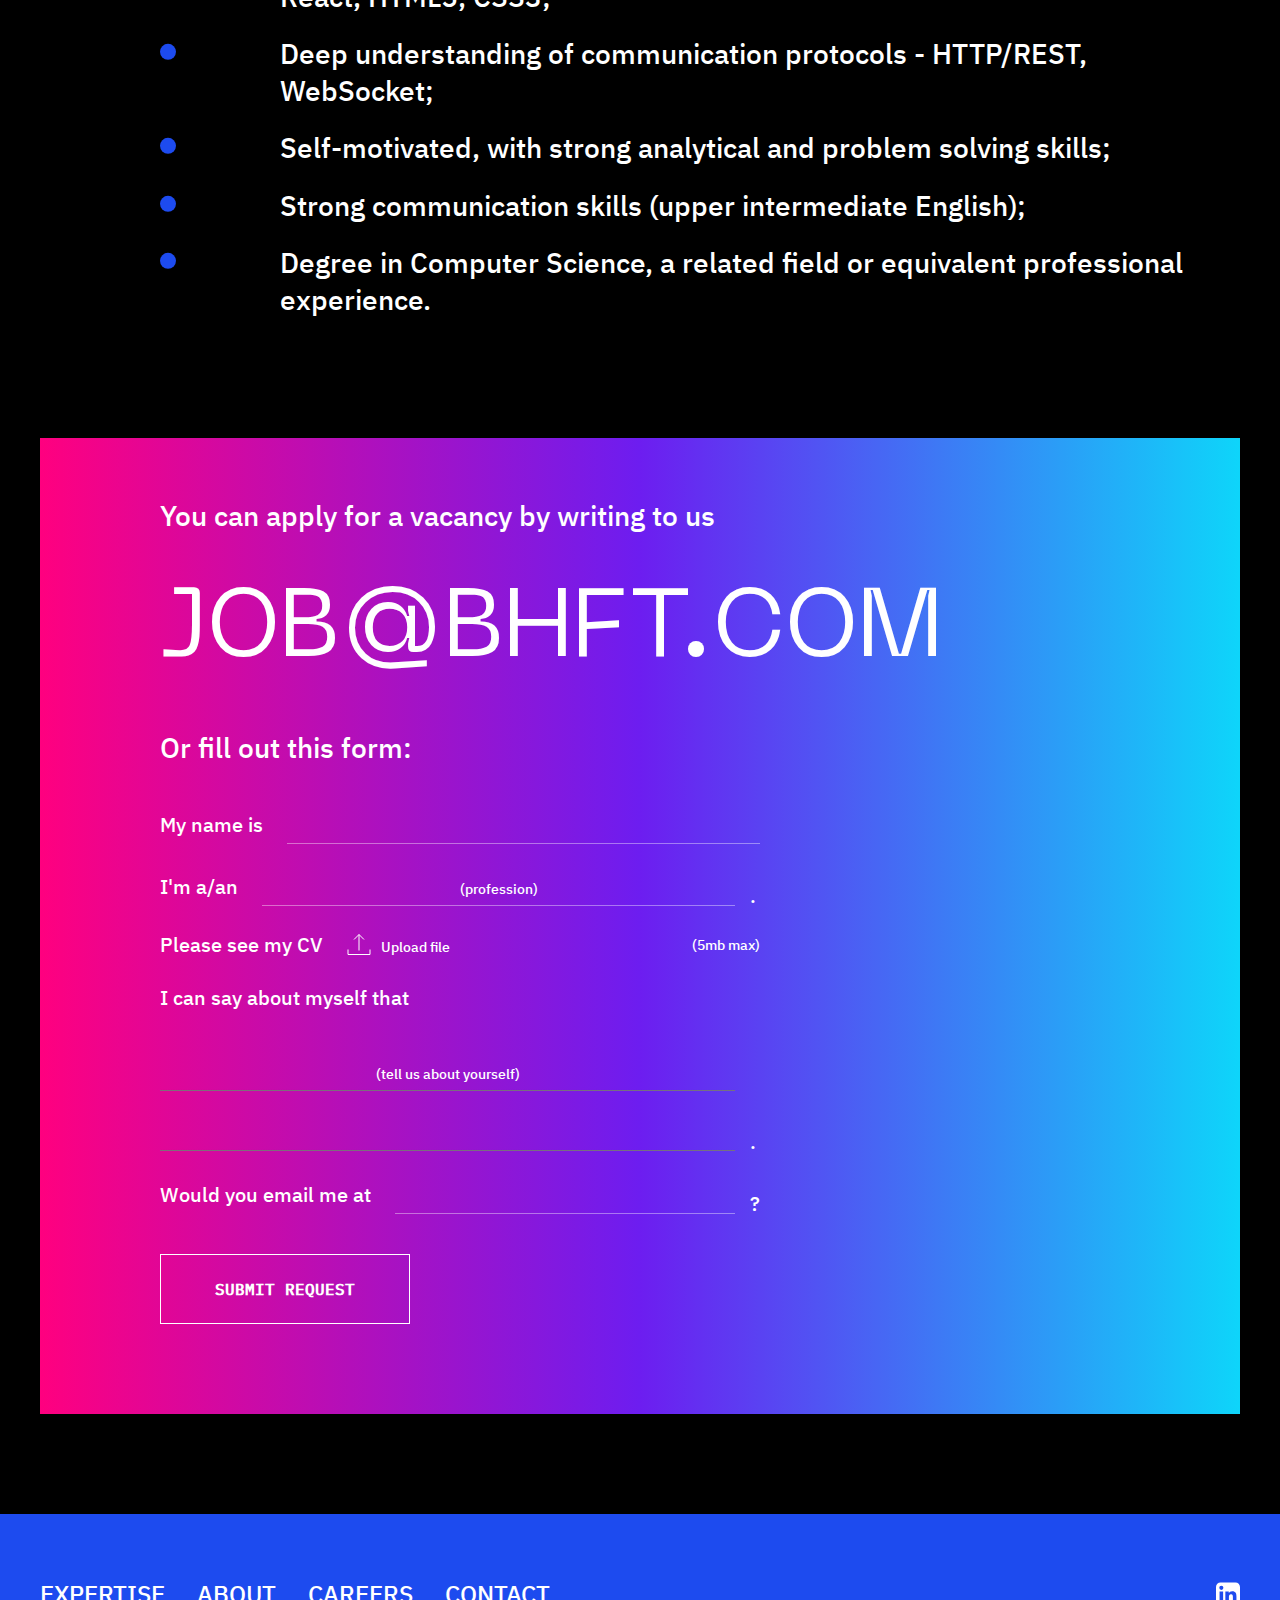
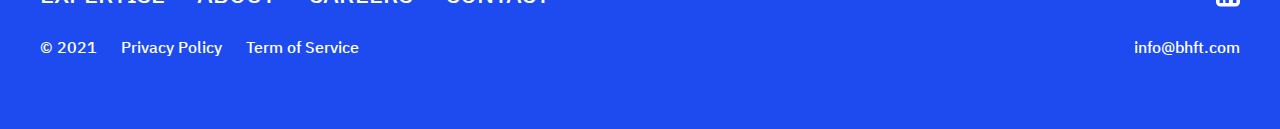
<file: vacancy_card.html>
<!DOCTYPE html><html lang="ru"><head>  <title>Vacancy</title>  <meta charset="UTF-8" />  <meta name="format-detection" content="telephone=no" />  <link rel="stylesheet" href="css/style.min.css?_v=20210909143948" />  <link    rel="apple-touch-icon"    sizes="180x180"    href="./img/icons/favicon/apple-touch-icon.png"  />  <link    rel="icon"    type="image/png"    sizes="32x32"    href="./img/icons/favicon/favicon-32x32.png"  />  <link    rel="icon"    type="image/png"    sizes="16x16"    href="./img/icons/favicon/favicon-16x16.png"  />  <!-- <link rel="manifest" href="./img/icons/favicon/site.webmanifest" /> -->  <link    rel="mask-icon"    href="./img/icons/favicon/safari-pinned-tab.svg"    color="#5bbad5"  />  <meta name="msapplication-TileColor" content="#000000" />  <meta name="theme-color" content="#ffffff" />  <!-- <meta name="robots" content="noindex, nofollow"> -->  <!-- <meta name="viewport" content="width=device-width, initial-scale=1.0, maximum-scale=1.0, user-scalable=0"> -->  <meta name="viewport" content="width=device-width, initial-scale=1.0" /></head><body>  <div class="wrapper">    <header class="header _lp">  <div class="header__content _container">    <a href="./index.html" class="header__logo logo">      <div class="logo__image">        <picture><source srcset="./img/icons/logoStar.svg" type="image/webp"><img src="./img/icons/logoStar.svg?_v=1631187588192" alt="star" /></picture>      </div>      <div class="logo__text">        <picture><source srcset="./img/icons/logoText.svg" type="image/webp"><img src="./img/icons/logoText.svg?_v=1631187588192" alt="Betterhand finantial technologies" /></picture>      </div>    </a>    <div class="header__menu menu">      <div class="menu__icon icon-menu">        <span></span>        <span></span>      </div>      <nav class="menu__body">        <ul class="menu__list">          <li>            <a data-text="Expertise" data-color="white" href="./expertise.html" class="menu__link"><span>Expertise</span></a>          </li>          <li>            <a data-text="About" data-color="white" href="./about.html" class="menu__link">About</a>          </li>          <li>            <a data-text="Careers" data-color="white" href="./careers.html" class="menu__link">Careers</a>          </li>          <li>            <a data-text="Contact" data-color="white" href="./contact.html" class="menu__link">Contact</a>          </li>        </ul>      </nav>    </div>  </div></header>    <main class="page">      <div class="vacancy-page">        <div class="vacancy-page__container _container">          <div class="vacancy-page__inner">            <section class="vacancy-page__advertisement vacancy-advertisement">              <h1 class="vacancy-advertisement__title main-title">                Senior Frontend Engineer              </h1>              <p class="vacancy-advertisement__description text">                We are looking for a Senior Frontend Engineer for one of the                top companies in the field of HFT. We value talent, deep                knowledge, critical thinking, openness and courtesy in                communication.              </p>            </section>            <div class="vacancy-page__expectations expectations-vacancy">              <p class="expectations-vacancy__text text">                We expect that the candidate will join the Trading Platform                Team to design architecture and implement from the scratch a                frontend for a new algorithmic trading platform with the                following primary functionality:              </p>              <ul class="expectations-vacancy__requirements">                <li data-order="1.">                  Management interface for platform configuration - thousands                  of parameters, metadata-based dynamic UI generation, complex                  business logic and UX, industrial design;                </li>                <li data-order="2.">                  Data visualization and analysis tools - complex charts (e.g.                  heatmaps) with millions of data points to display                  simultaneously, several related charts per screen.                </li>              </ul>            </div>            <p class="vacancy-page__offer text">              We offer a chance to build complex solutions using cutting edge              technologies and mature software engineering practices in the              atmosphere of creativity and collaboration.            </p>            <section class="vacancy-page__responsibilities responsibilities-vacancy">              <h2 class="responsibilities-vacancy__title title">                Responsibilities:              </h2>              <div class="responsibilities-vacancy__list">                <div class="list-items">                  <ul class="list-items__body">                    <li class="list-items__item">                      <span>Given high-level business requirements and UI                        mockups, discuss all the related details with                        business/trading teams, design architecture of                        performance-critical frontends;</span>                    </li>                    <li class="list-items__item">                      <span>Implement proposed solutions using modern technology                        stack. Management interface looks like a proper task                        for React. Data visualization part probably will                        require custom solutions based on specialized data                        structures and algorithms, direct rendering via Canvas                        or WebGL and deep performance optimizations;</span>                    </li>                    <li class="list-items__item">                      <span>Ensure quality and reliability of developed solutions                        using automated (unit, integration) and manual                        testing;</span>                    </li>                    <li class="list-items__item">                      <span>Document implemented modules;</span>                    </li>                    <li class="list-items__item">                      <span>Communicate with peer teams on integrations,                        deployment and support of implemented solutions;</span>                    </li>                    <li class="list-items__item">                      <span>Maintain and improve implemented solutions according                        to business needs and feedback.</span>                    </li>                  </ul>                </div>              </div>            </section>            <section class="vacancy-page__skills skills-vacancy">              <h2 class="skills-vacancy__title title">                Required Skills and Experience:              </h2>              <div class="skills-vacancy__list">                <div class="list-items">                  <ul class="list-items__body">                    <li class="list-items__item">                      <span>3+ years of relevant work experience;</span>                    </li>                    <li class="list-items__item">                      <span>Strong adherence to principles of effective software                        engineering - SOLID, TDD;                      </span>                    </li>                    <li class="list-items__item">                      <span>Understanding of computer systems and software                        architecture - operating systems, networks, data                        structures and algorithms;</span>                    </li>                    <li class="list-items__item">                      <span>Proven hands-on experience with low-level data                        visualization APIs and libraries - WebGL, Canvas,                        d3.js;</span>                    </li>                    <li class="list-items__item">                      <span>Proven hands-on experience with performance                        optimization of complex UIs by the means of                        architecture, data structures and algorithms, code                        profiling;</span>                    </li>                    <li class="list-items__item">                      <span>Deep understanding of frontend technologies -                        TypeScript/JavaScript, React, HTML5, CSS3;</span>                    </li>                    <li class="list-items__item">                      <span>Deep understanding of communication protocols -                        HTTP/REST, WebSocket;</span>                    </li>                    <li class="list-items__item">                      <span>Self-motivated, with strong analytical and problem                        solving skills;</span>                    </li>                    <li class="list-items__item">                      <span>Strong communication skills (upper intermediate                        English);</span>                    </li>                    <li class="list-items__item">                      <span>Degree in Computer Science, a related field or                        equivalent professional experience.</span>                    </li>                  </ul>                </div>              </div>            </section>            <section data-da=".vacancy-page, 768, 2" class="vacancy-page__contacts contacts-vacancy">              <div class="contacts-vacancy__body">                <div class="contact__top hr-manager">                  <div class="hr-manager__inner">                    <div class="hr-manager__column hr-manager__column_info">                      <div class="hr-manager__info">                        <h3 class="hr-manager__text">                          You can apply for a vacancy by writing to us                        </h3>                        <a href="mailto:job@bhft.com" class="hr-manager__mail hr-manager__mail_white">                          job@bhft.com                        </a>                      </div>                    </div>                  </div>                </div>                <div class="contact__bottom bottom-contact">                  <div class="bottom-contact__form form-contact">                    <h3 class="form-contact__title">                      Or fill out this form:                    </h3>                    <form class="form form_white" action="#" enctype="multipart/form-data">                      <div class="form__body">                        <div class="form__line">                          <label for="name" class="form__label">My name is</label>                          <input id="name" name="name" autocomplete="off" type="text" data-error="This field is required" data-value="" class="form__input input input__name _req" />                        </div>                        <div class="form__line">                          <label for="profession" class="form__label">I'm a/an</label>                          <div class="form__line-container">                            <input id="profession" name="profession" autocomplete="off" type="text" data-error="This field is required" data-value="" placeholder="(profession)" class="form__input input _req" />                            <span class="form__mark">.</span>                          </div>                        </div>                        <div class="form__line">                          <label for="cv" class="form__label">Please see my CV</label>                          <div class="file">                            <input id="cv" name="cv" class="file__input" autocomplete="off" type="file" data-error="File size exceeds 5mb, please try another" data-value="">                            <div class="file__label">                              <div class="file__image">                                <div class="file__upload">                                  <svg width="24" height="22" viewBox="0 0 24 22" fill="none" xmlns="http://www.w3.org/2000/svg">                                    <path d="M17 6.5L12 1.5L7 6.5" stroke="white" stroke-miterlimit="10" />                                    <path d="M12 1.5L12 17.5" stroke="white" stroke-miterlimit="10" />                                    <path d="M1 16.5V21.5H23V16.5" stroke="white" stroke-miterlimit="10" />                                  </svg>                                </div>                                <div class="file__unpin">                                  <svg width="24" height="24" viewBox="0 0 24 24" fill="none" xmlns="http://www.w3.org/2000/svg">                                    <path d="M4 4L20 20" stroke="black" stroke-miterlimit="10" />                                    <path d="M4 20L20 4" stroke="black" stroke-miterlimit="10" />                                  </svg>                                </div>                                <div class="file__paperclip">                                  <svg width="24" height="24" viewBox="0 0 24 24" fill="none" xmlns="http://www.w3.org/2000/svg">                                    <path d="M23.2635 7.73654L10.8891 20.1109C8.7412 22.2588 5.2588 22.2588 3.11091 20.1109V20.1109C0.963029 17.963 0.963029 14.4806 3.11091 12.3327L11.7093 3.73432C13.0762 2.36749 15.2922 2.36749 16.6591 3.73432V3.73432C18.0259 5.10116 18.0259 7.31723 16.6591 8.68407L8.57607 16.7671C7.93995 17.4032 6.90858 17.4032 6.27245 16.7671V16.7671C5.63633 16.1309 5.63633 15.0996 6.27245 14.4635L12.8429 7.89304" stroke="black" />                                  </svg>                                </div>                                <div class="file__loading">                                  <svg width="16" height="16" viewBox="0 0 16 16" fill="none" xmlns="http://www.w3.org/2000/svg">                                    <path d="M7.99935 1.33341C6.68081 1.33341 5.39188 1.72441 4.29555 2.45695C3.19922 3.18949 2.34474 4.23068 1.84015 5.44886C1.33557 6.66703 1.20355 8.00748 1.46078 9.30068C1.71801 10.5939 2.35295 11.7818 3.2853 12.7141C4.21765 13.6465 5.40554 14.2814 6.69875 14.5386C7.99195 14.7959 9.3324 14.6639 10.5506 14.1593C11.7687 13.6547 12.8099 12.8002 13.5425 11.7039C14.275 10.6076 14.666 9.31862 14.666 8.00008" stroke="#1D4BEF" stroke-miterlimit="16" stroke-linecap="square" stroke-linejoin="round" />                                  </svg>                                </div>                              </div>                              <span class="file__text"><span class="file__name">Upload file</span></span>                              <span class="file__ext"></span>                            </div>                          </div>                          <span class="form__maxsize">(5mb max)</span>                        </div>                        <div class="form__line form__line_textarea">                          <label for="aboutMyself" class="                                form__label form__label_textarea                                textarea__label                              ">I can say about myself that</label>                          <div class="form__line-container">                            <textarea id="aboutMyself" name="aboutMyself" autocomplete="off" type="text" data-error="This field is required" data-value="" placeholder="(tell us about yourself)" class="                                  form__input form__input_textarea                                  input input_textarea                                  _req                                "></textarea>                            <span class="form__mark">.</span>                          </div>                        </div>                        <div class="form__line">                          <label for="mail" class="form__label">Would you email me at</label>                          <div class="form__line-container">                            <input id="mail" name="mail" autocomplete="off" type="text" data-error="This field is required" data-value="" class="form__input input input__name _req" />                            <span class="form__mark">?</span>                          </div>                        </div>                      </div>                      <div class="form__btn">                        <div class="btn-wrapper">                          <button class="btn btn_transparent">                            Submit request                          </button>                        </div>                      </div>                    </form>                  </div>                </div>              </div>            </section>          </div>        </div>      </div>    </main>    <footer class="footer">  <div class="footer__container _container">    <div class="footer__row">      <div class="footer__top top-footer">        <div class="top-footer__body">          <ul class="top-footer__pages-list">            <li><a href="./expertise.html" class="top-footer__page-link">Expertise</a></li>            <li><a href="./about.html" class="top-footer__page-link">About</a></li>            <li><a href="./careers.html" class="top-footer__page-link">Careers</a></li>            <li><a href="./contact.html" class="top-footer__page-link">Contact</a></li>          </ul>          <div class="top-footer__social social-footer">            <div class="social-footer__body">              <div class="social-footer__list footer-social">                <a href="https://linkedin.com/" class="footer-social__link">                  <picture><source srcset="./img/icons/Linkedin.svg" type="image/webp"><img src="./img/icons/Linkedin.svg?_v=1631187588192" alt="linkedin" /></picture>                </a>              </div>            </div>          </div>        </div>      </div>      <div class="footer__bottom bottom-footer">        <div class="bottom-footer__body">          <ul class="bottom-footer__policy">            <li><a href="#" class="bottom-footer__link">© 2021</a></li>            <li>              <a href="#" class="bottom-footer__link">Privacy Policy</a>            </li>            <li>              <a href="#" class="bottom-footer__link">Term of Service</a>            </li>          </ul>          <a data-da=".top-footer__body,480,1" href="mailto:info@bhft.com" class="bottom-footer__mail">info@bhft.com</a>        </div>      </div>    </div>  </div></footer>  </div>  <!-- Swiper --><!-- <script src="https://unpkg.com/swiper/swiper-bundle.min.js"></script> --><script src="js/vendors.min.js?_v=20210909143948"></script><script src="js/app.min.js?_v=20210909143948"></script></body></html>
</file>
<file: css/style.min.css>
@charset "UTF-8";@font-face{font-family:IBMPlexMono;font-display:swap;src:url(../fonts/IBMPlexMono-Medium.woff2) format("woff2"),url(../fonts/IBMPlexMono-Medium.woff) format("woff");font-weight:500;font-style:normal}@font-face{font-family:IBMPlexSans;font-display:swap;src:url(../fonts/IBMPlexSans-Medium.woff2) format("woff2"),url(../fonts/IBMPlexSans-Medium.woff) format("woff");font-weight:500;font-style:normal}@font-face{font-family:NeueMachina;font-display:swap;src:url(../fonts/NeueMachina-Regular.woff2) format("woff2"),url(../fonts/NeueMachina-Regular.woff) format("woff");font-weight:400;font-style:normal}*{padding:0;margin:0;border:0}*,:after,:before{-webkit-box-sizing:border-box;box-sizing:border-box}aside,footer,header,nav,section{display:block}html{font-size:16px}body,html{height:100%;min-width:320px}body{line-height:1;font-family:IBMPlexSans;-ms-text-size-adjust:100%;-moz-text-size-adjust:100%;-webkit-text-size-adjust:100%}button,input,textarea{font-family:IBMPlexSans;font-size:inherit}input::-ms-clear{display:none}button{cursor:pointer;background-color:inherit}button::-moz-focus-inner{padding:0;border:0}a,a:visited{text-decoration:none}a:hover{text-decoration:none}ul li{list-style:none}img{vertical-align:top}h1,h2,h3,h4,h5,h6{font-weight:inherit;font-size:inherit}body{cursor:url(../img/icons/cursors/default.svg),auto;color:#000;height:100%}body._lock{overflow:hidden}body::-webkit-scrollbar{width:5px}body::-webkit-scrollbar-track{-webkit-box-shadow:inset 0 0 5px rgba(0,0,0,.705);box-shadow:inset 0 0 5px rgba(0,0,0,.705)}body::-webkit-scrollbar-thumb{background-color:#1d4bef}.wrapper{width:100%;min-height:100%;overflow:hidden;display:-webkit-box;display:-ms-flexbox;display:flex;-webkit-box-orient:vertical;-webkit-box-direction:normal;-ms-flex-direction:column;flex-direction:column;min-height:100vh}._container{max-width:1200px;margin:0 auto}.form__error{color:#ff007f;font-size:14px;position:absolute;bottom:12px;right:50%;-webkit-transform:translate(50%,0);-ms-transform:translate(50%,0);transform:translate(50%,0)}input[type=email],input[type=tel],input[type=text],textarea{-webkit-appearance:none;-moz-appearance:none;appearance:none}input[type=email]:focus,input[type=tel]:focus,input[type=text]:focus,textarea:focus{outline:0}input[type=email]::-webkit-input-placeholder,input[type=tel]::-webkit-input-placeholder,input[type=text]::-webkit-input-placeholder,textarea::-webkit-input-placeholder{text-align:center;color:#fff}input[type=email]::-moz-placeholder,input[type=tel]::-moz-placeholder,input[type=text]::-moz-placeholder,textarea::-moz-placeholder{text-align:center;color:#fff}input[type=email]:-ms-input-placeholder,input[type=tel]:-ms-input-placeholder,input[type=text]:-ms-input-placeholder,textarea:-ms-input-placeholder{text-align:center;color:#fff}input[type=email]::-ms-input-placeholder,input[type=tel]::-ms-input-placeholder,input[type=text]::-ms-input-placeholder,textarea::-ms-input-placeholder{text-align:center;color:#fff}input[type=email]::placeholder,input[type=tel]::placeholder,input[type=text]::placeholder,textarea::placeholder{text-align:center;color:#fff}.input{border-radius:0!important;width:100%;display:block;padding:0 20px}.input._error{border-bottom:1px solid #ff007f;caret-color:#ff007f}textarea.input{min-height:80px;height:auto;overflow:auto}.form_white .input{background-color:transparent}.form__body{margin-bottom:40px}.form__line{display:-webkit-box;display:-ms-flexbox;display:flex;-webkit-box-orient:horizontal;-webkit-box-direction:normal;-ms-flex-direction:row;flex-direction:row;-webkit-box-align:center;-ms-flex-align:center;align-items:center;min-height:31px;margin-bottom:24px;font-size:20px;position:relative}.form__line_textarea{display:-webkit-box;display:-ms-flexbox;display:flex;-webkit-box-orient:vertical;-webkit-box-direction:normal;-ms-flex-direction:column;flex-direction:column}.form__line-container{width:100%;-webkit-box-flex:1;-ms-flex:1 1 100%;flex:1 1 100%;display:-webkit-box;display:-ms-flexbox;display:flex;-webkit-box-align:end;-ms-flex-align:end;align-items:flex-end}.form__label{white-space:nowrap;font-size:20px;line-height:calc(26 / 20 * 100%);margin-right:24px}.form__label_textarea{-ms-flex-item-align:start;align-self:flex-start;margin-bottom:24px}.form__input{-webkit-box-flex:1;-ms-flex:1 1 auto;flex:1 1 auto;padding:5px 20px}.form__input::-webkit-input-placeholder{font-size:14px}.form__input::-moz-placeholder{font-size:14px}.form__input:-ms-input-placeholder{font-size:14px}.form__input::-ms-input-placeholder{font-size:14px}.form__input::placeholder{font-size:14px}._no-webp .form__input_textarea{background:url(../img/textareaLines/line.png) bottom repeat}.form__input_textarea{padding:0 20px;line-height:58px;resize:none;vertical-align:bottom;max-height:120px;-ms-overflow-style:none;overflow:-moz-scrollbars-none}.form__input_textarea::-webkit-input-placeholder{text-decoration:none;-webkit-transform:translate(0,10px);transform:translate(0,10px)}.form__input_textarea::-moz-placeholder{text-decoration:none;transform:translate(0,10px)}.form__input_textarea:-ms-input-placeholder{text-decoration:none;-ms-transform:translate(0,10px);transform:translate(0,10px)}.form__input_textarea::-ms-input-placeholder{text-decoration:none;-ms-transform:translate(0,10px);transform:translate(0,10px)}.form__input_textarea::placeholder{text-decoration:none;-webkit-transform:translate(0,10px);-ms-transform:translate(0,10px);transform:translate(0,10px)}.form__input_textarea::-webkit-scrollbar{width:2px;position:relative}.form__input_textarea::-webkit-scrollbar-track{-webkit-box-shadow:inset 2px 6px 6px rgba(0,0,0,.103);box-shadow:inset 2px 6px 6px rgba(0,0,0,.103)}.form__input_textarea::-webkit-scrollbar-thumb{background-color:#777}.form__maxsize{margin-left:auto;font-size:14px}.form__mark{margin-left:15px;-webkit-box-flex:0;-ms-flex:0 0 10px;flex:0 0 10px}.form__btn{max-width:250px}.input{font-size:20px;color:#fff;border-bottom:1px solid rgba(255,255,255,.4);background-color:#000;-webkit-transition:all .3s ease 0s;-o-transition:all .3s ease 0s;transition:all .3s ease 0s}.input:hover{border-bottom:1px solid rgba(255,255,255,.9)}.input:focus{outline:0;border-bottom:1px solid #1d4bef;caret-color:#1d4bef}.input_textarea{border-bottom:1px solid transparent}.input__wrapper{display:-webkit-box;display:-ms-flexbox;display:flex}.file{position:relative;-webkit-box-flex:1;-ms-flex:1 1 auto;flex:1 1 auto;margin-right:15px}.file._error .file__label{color:#ff007f}.file._error .file__label svg path{stroke:#fff}.file__input{position:absolute;width:100%;height:100%;top:0;left:0;font-size:0;opacity:0;cursor:pointer;cursor:url(../img/icons/cursors/handPointing.svg),auto}.file__label{display:-webkit-box;display:-ms-flexbox;display:flex;-webkit-box-align:center;-ms-flex-align:center;align-items:center;-webkit-transition:all .3s ease 0s;-o-transition:all .3s ease 0s;transition:all .3s ease 0s;cursor:url(../img/icons/cursors/handPointing.svg),auto}.file__label_overflow{font-size:14px;color:#ff007f}.file__image{margin-right:10px}.file__image svg path{stroke:#fff;-webkit-transition:stroke .3s ease 0s;-o-transition:stroke .3s ease 0s;transition:stroke .3s ease 0s}.file__name{font-size:14px}.file__text{max-width:245px;min-height:16px;overflow:hidden;-o-text-overflow:ellipsis;text-overflow:ellipsis;white-space:nowrap}.file__ext{color:#fff;font-size:14px;margin:0 0 0 5px;-webkit-transition:all .3s ease 0s;-o-transition:all .3s ease 0s;transition:all .3s ease 0s}.file__paperclip{display:none}.file__loading{display:none}.file__loading_inprocess{display:block;-webkit-animation:loadingRotation 1s infinite linear;animation:loadingRotation 1s infinite linear}.file__unpin{display:none}@-webkit-keyframes loadingRotation{0%{-webkit-transform:rotate(0);transform:rotate(0)}100%{-webkit-transform:rotate(720deg);transform:rotate(720deg)}}@keyframes loadingRotation{0%{-webkit-transform:rotate(0);transform:rotate(0)}100%{-webkit-transform:rotate(720deg);transform:rotate(720deg)}}.row:after{display:block;content:"";clear:both}.rub:after{content:"₽"}ol.counter{list-style-type:none;counter-reset:item}ol.counter li{position:relative;padding:0 0 0 45px}ol.counter li:before{counter-increment:item;content:counter(item);position:absolute;left:0;top:0;color:#818181;font-size:14px;font-weight:700;text-align:center;line-height:26px;border-radius:50%;width:28px;height:28px;border:1px solid #4274bb}.ellipsis{display:block;overflow:hidden;width:100%;white-space:nowrap;-o-text-overflow:ellipsis;text-overflow:ellipsis}.es{overflow:hidden;white-space:nowrap;-o-text-overflow:ellipsis;text-overflow:ellipsis}.table{display:table;font-size:0;width:100%}.trow{display:table-row}.cell{display:table-cell}.cell.full{width:100%}._ibg{position:relative}._ibg img{position:absolute;width:100%;height:100%;top:0;left:0;-o-object-fit:cover;object-fit:cover}body.ie ._ibg{background-position:center;background-size:cover;background-repeat:no-repeat}body.ie ._ibg img{width:0;height:0;opacity:0;visibility:hidden}._video{position:relative;overflow:hidden;height:0;padding-bottom:56.25%}._video embed,._video iframe,._video object,._video video{position:absolute;top:0;left:0;width:100%;height:100%}.videobg embed,.videobg iframe,.videobg object,.videobg video{position:fixed;top:50%;left:50%;min-width:100%;min-height:100%;width:auto;height:auto;z-index:-100;-webkit-transform:translateX(-50%) translateY(-50%);-ms-transform:translateX(-50%) translateY(-50%);transform:translateX(-50%) translateY(-50%);background-size:cover}._more-content{-webkit-transition:all .3s ease 0s;-o-transition:all .3s ease 0s;transition:all .3s ease 0s;overflow:hidden}._more-link{cursor:pointer}._more-link span{font-style:normal}._more-link span:first-child{display:block}._more-link span:last-child{display:none}._more-link._active span{font-style:normal}._more-link._active span:first-child{display:none}._more-link._active span:last-child{display:block}#map{background:url(../img/icons/loading.gif) center/50px no-repeat}._swiper{overflow:hidden}._swiper .swiper-wrapper{width:100%;height:100%;-webkit-box-sizing:content-box;box-sizing:content-box;display:-webkit-box;display:-ms-flexbox;display:flex;position:relative}._swiper.swiper-container-vertical .swiper-wrapper{-webkit-box-orient:vertical;-webkit-box-direction:normal;-ms-flex-direction:column;flex-direction:column}._swiper.swiper-container-autoheight .swiper-wrapper{-webkit-box-align:start;-ms-flex-align:start;align-items:flex-start}.swiper-container-initialized .swiper-slide{-ms-flex-negative:0;flex-shrink:0}.swiper-container-android .swiper-slide,.swiper-container-android .swiper-wrapper{-webkit-transform:translate3d(0,0,0);transform:translate3d(0,0,0)}.swiper-button-lock{display:none!important}._tabs-block{display:none}._tabs-block._active{display:block}.mirror{-webkit-transform:scale(-1,1);-ms-transform:scale(-1,1);transform:scale(-1,1)}.nicescroll-rails{z-index:1000!important}._custom-scroll{position:fixed;right:0;top:0;width:3px;height:100%;z-index:1000}._custom-scroll__line{background-color:rgba(0,0,0,.5);border-radius:3px 0 0 3px;position:relative;left:0;top:0;width:100%}.careers-page{background-color:#000;color:#fff;padding-bottom:120px}.careers-page__container{position:relative}.careers-page__section_intro{display:-webkit-box;display:-ms-flexbox;display:flex;-webkit-box-pack:center;-ms-flex-pack:center;justify-content:center;-webkit-box-orient:vertical;-webkit-box-direction:normal;-ms-flex-direction:column;flex-direction:column}.careers-page__section_expertise{margin-bottom:105px}.intro__body{position:relative;z-index:2;padding-top:268px;padding-bottom:180px}.intro__title{margin-bottom:45px}.intro__text{margin-bottom:40px}.intro__bg{position:absolute;z-index:1;right:-70px;top:-45px}.bg-intro{max-width:588px;width:100%}.bg-intro__inner{position:relative}.bg-intro__hexagon{max-width:588px;position:relative;right:0;top:0;padding-bottom:115.5%}.bg-intro__hexagon img{position:absolute;width:100%;height:100%;top:0;left:0;-o-object-fit:cover;object-fit:cover;-webkit-animation:hexRotation 120s infinite linear;animation:hexRotation 120s infinite linear}.bg-intro__line{-webkit-animation:lineRotation 180s infinite linear;animation:lineRotation 180s infinite linear;max-width:100%;max-height:100%}.bg-intro__line_1{position:absolute;left:0;top:6.305%}.bg-intro__line_2{position:absolute;right:0;top:-8.25%}.bg-intro__line_3{position:absolute;left:0;bottom:0}.bg-intro__line_4{position:absolute;top:0;right:0}@-webkit-keyframes hexRotation{0%{-webkit-transform:rotate(0);transform:rotate(0)}100%{-webkit-transform:rotate(360deg);transform:rotate(360deg)}}@keyframes hexRotation{0%{-webkit-transform:rotate(0);transform:rotate(0)}100%{-webkit-transform:rotate(360deg);transform:rotate(360deg)}}@-webkit-keyframes lineRotation{0%{-webkit-transform:rotate(0);transform:rotate(0)}100%{-webkit-transform:rotate(-360deg);transform:rotate(-360deg)}}@keyframes lineRotation{0%{-webkit-transform:rotate(0);transform:rotate(0)}100%{-webkit-transform:rotate(-360deg);transform:rotate(-360deg)}}.expertise{width:100%;margin-bottom:80px}.expertise__body{width:100%}.expertise__title{margin-bottom:50px}.expertise__subtitle{font-size:36px;line-height:calc(48 / 36 * 100%);margin-bottom:80px}.about-company{margin-bottom:50px}.about-company__paragraph{font-size:36px;line-height:calc(46 / 36 * 100%);margin-bottom:50px}.vacancies{margin-bottom:100px}.vacancies__title{margin-bottom:60px}.vacancies__list{display:-webkit-box;display:-ms-flexbox;display:flex;-ms-flex-wrap:wrap;flex-wrap:wrap;margin:0 -30px;overflow:hidden;-webkit-transition:all .3s ease 0s;-o-transition:all .3s ease 0s;transition:all .3s ease 0s}.vacancies__list li{-webkit-box-flex:0;-ms-flex:0 1 50%;flex:0 1 50%;padding:0 30px;max-height:90px}.vacancies__item{width:100%;color:#fff;font-size:28px;min-height:48px;display:-webkit-box;display:-ms-flexbox;display:flex;-webkit-box-align:center;-ms-flex-align:center;align-items:center;padding:20px;background:-webkit-gradient(linear,left top,right top,from(#ff007f),color-stop(25%,#6d1df0),color-stop(50%,#0ed5fa),color-stop(50%,#fff));background:-o-linear-gradient(left,#ff007f 0,#6d1df0 25%,#0ed5fa 50%,#fff 50%);background:linear-gradient(to right,#ff007f 0,#6d1df0 25%,#0ed5fa 50%,#fff 50%);background-size:auto auto;background-size:200% auto;background-position:100%;color:#fff;background-clip:text;-webkit-background-clip:text;text-fill-color:transparent;-webkit-text-fill-color:transparent;-webkit-transition:all .3s linear;-o-transition:all .3s linear;transition:all .3s linear}.vacancies__item::before{content:"";display:inline-block;max-width:100%;width:48px;height:48px;margin-right:20px;background:url(../img/icons/linkWhite.svg) center no-repeat;background-size:contain;-webkit-transition:all .3s ease 0s;-o-transition:all .3s ease 0s;transition:all .3s ease 0s}.showmore{margin-top:60px}.showmore__button{color:#fff;font-size:28px;min-height:48px;display:-webkit-box;display:-ms-flexbox;display:flex;-webkit-box-align:center;-ms-flex-align:center;align-items:center;cursor:pointer;cursor:url(../img/icons/cursors/handPointing.svg),auto}.showmore__button::before{content:"";display:block;width:48px;height:48px;margin:0 32px 0 20px;background:url(../img/icons/plusWhite.svg) center no-repeat;-webkit-transition:all .3s ease 0s;-o-transition:all .3s ease 0s;transition:all .3s ease 0s}.showmore__button:hover::before{-webkit-transform:rotate(180deg);-ms-transform:rotate(180deg);transform:rotate(180deg)}.contact{padding-top:120px}.contact__bottom{max-width:600px}.hr-manager{margin-bottom:40px}.hr-manager__inner{display:-webkit-box;display:-ms-flexbox;display:flex;-webkit-box-pack:justify;-ms-flex-pack:justify;justify-content:space-between}.hr-manager__info{position:relative;z-index:1;margin-right:60px}.hr-manager__text{font-size:28px;line-height:calc(36 / 28 * 100%);margin-bottom:50px}.hr-manager__mail{font-family:NeueMachina,sans-serif;font-size:96px;line-height:96px;text-transform:uppercase;display:inline-block;position:relative;font-size:96px}.hr-manager__mail::before{content:"";position:absolute;display:block;width:0;height:1px;bottom:-5px;right:0;background:-webkit-gradient(linear,left top,right top,from(#ff007f),color-stop(49.94%,#6d1df0),to(#0ed5fa));background:-o-linear-gradient(left,#ff007f 0,#6d1df0 49.94%,#0ed5fa 100%);background:linear-gradient(90deg,#ff007f 0,#6d1df0 49.94%,#0ed5fa 100%);-webkit-transition:width .6s ease 0s;-o-transition:width .6s ease 0s;transition:width .6s ease 0s}.hr-manager__mail_white{color:#fff}.hr-manager__mail_white::before{background:#fff}.hr-manager__mail:hover::before{left:0;width:100%}.hr-manager__photo{position:relative;width:100%}.hr-manager__photo::before{content:"";display:block;position:absolute;width:1px;height:1230px;top:-50%;left:50%;background:#0ed5fa;opacity:.6}.hr-manager__image{padding:0 0 50% 0;position:relative;z-index:3}.hr-manager__image img{width:360px;height:415px;-webkit-filter:grayscale(100%);filter:grayscale(100%);-o-object-fit:cover;object-fit:cover}.hr-manager__smallhex-wrapper{position:absolute;top:50%;left:50%;-webkit-transform:translate(-50%,-65%);-ms-transform:translate(-50%,-65%);transform:translate(-50%,-65%)}.hr-manager__bighex-wrapper{position:absolute;top:50%;left:50%;-webkit-transform:translate(-50%,-25%);-ms-transform:translate(-50%,-25%);transform:translate(-50%,-25%)}.hr-manager__smallhex{-webkit-animation:smallhexPulsation 2s infinite linear alternate;animation:smallhexPulsation 2s infinite linear alternate}.hr-manager__bighex{-webkit-animation:bighexRotation 60s infinite linear;animation:bighexRotation 60s infinite linear}@-webkit-keyframes bighexRotation{0%{-webkit-transform:rotate(0);transform:rotate(0)}100%{-webkit-transform:rotate(720deg);transform:rotate(720deg)}}@keyframes bighexRotation{0%{-webkit-transform:rotate(0);transform:rotate(0)}100%{-webkit-transform:rotate(720deg);transform:rotate(720deg)}}@-webkit-keyframes smallhexPulsation{0%{-webkit-transform:scale(1);transform:scale(1)}100%{-webkit-transform:scale(1.1);transform:scale(1.1)}}@keyframes smallhexPulsation{0%{-webkit-transform:scale(1);transform:scale(1)}100%{-webkit-transform:scale(1.1);transform:scale(1.1)}}.form-contact{padding:10px 0}.form-contact__title{font-size:28px;line-height:calc(36 / 28 * 100%);margin:0 0 40px 0}.about-page{padding-bottom:120px}.intro-about{margin-bottom:100px}.intro-about__body{padding-top:238px;padding-bottom:70px}.intro-about__title{margin-bottom:60px}.intro-about__subtitle{margin-bottom:40px}.intro-about__text{margin-bottom:30px}.slogan{margin-bottom:100px}.slogan__row{display:-webkit-box;display:-ms-flexbox;display:flex;-webkit-box-pack:justify;-ms-flex-pack:justify;justify-content:space-between}.slogan__title{color:#fff;-ms-flex-item-align:start;-ms-grid-row-align:start;align-self:start;margin-right:auto;opacity:.8;position:relative;left:-144px}.slogan__title span{text-shadow:-60px 0 60px rgba(110,29,240,.7),60px 0 60px rgba(14,215,250,.9)}.slogan__text{-ms-flex-item-align:end;-ms-grid-row-align:end;align-self:end;-webkit-box-flex:0;-ms-flex:0 0 calc(780 / 1440 * 100%);flex:0 0 calc(780 / 1440 * 100%)}.work-link__body{min-height:180px;display:-webkit-box;display:-ms-flexbox;display:flex;-webkit-box-align:center;-ms-flex-align:center;align-items:center;padding-left:64px;min-height:180px;position:relative;overflow:hidden}.work-link__body::after{content:"";position:absolute;display:block;background:#3bade3;background:-webkit-gradient(linear,left top,right top,from(#ff007f),color-stop(49.94%,#6d1df0),to(#0ed5fa));background:-o-linear-gradient(left,#ff007f 0,#6d1df0 49.94%,#0ed5fa 100%);background:linear-gradient(90deg,#ff007f 0,#6d1df0 49.94%,#0ed5fa 100%);height:100%;width:150%;left:-30%;z-index:-1;-webkit-transition:-webkit-transform .4s ease-in;transition:-webkit-transform .4s ease-in;-o-transition:transform .4s ease-in;transition:transform .4s ease-in;transition:transform .4s ease-in,-webkit-transform .4s ease-in}.work-link__body:hover:after{-webkit-transform:translateX(15%);-ms-transform:translateX(15%);transform:translateX(15%)}.work-link__body span{position:relative}.work-link__link{color:#fff;font-family:NeueMachina,serif;font-size:48px;text-transform:uppercase;display:-webkit-box;display:-ms-flexbox;display:flex;-webkit-box-align:center;-ms-flex-align:center;align-items:center}.work-link__link::after{content:"";display:inline-block;width:48px;height:48px;padding:0 16px;background:url(../img/icons/linkWhite.svg) center no-repeat;-webkit-transition:-webkit-transform .3s ease;transition:-webkit-transform .3s ease;-o-transition:transform .3s ease;transition:transform .3s ease;transition:transform .3s ease,-webkit-transform .3s ease}.contact-page__inner{padding-top:238px;margin-bottom:120px}.contact-page__title{margin-bottom:100px}.contact-page-link:not(:last-child){margin-bottom:100px}.contact-page-link:last-child{margin-bottom:40px}.contact-page-link__title{font-size:28px;line-height:calc(32 / 24 * 100%);margin-bottom:25px}.contact-page-link__link{display:inline-block;font-family:NeueMachina,sans-serif;font-size:48px;line-height:100%;color:#1d4bef;text-transform:uppercase;position:relative}.contact-page-link__link_vacancies{display:-webkit-inline-box;display:-ms-inline-flexbox;display:inline-flex;-webkit-box-align:center;-ms-flex-align:center;align-items:center}.contact-page-link__link_vacancies::after{content:"";display:inline-block;margin:0 15px;width:48px;height:48px;background:url(../img/icons/linkBlue.svg) center no-repeat;background-size:contain}.contact-page-link__link::before{content:"";position:absolute;display:inline-block;width:0;height:1px;bottom:-5px;right:0;background:#1d4bef;-webkit-transition:width .6s ease 0s;-o-transition:width .6s ease 0s;transition:width .6s ease 0s}.contact-page-link__link:hover::before{left:0;width:100%}.expertise-page{padding-top:238px;padding-bottom:120px}.intro-expertise{padding-bottom:80px}.intro-expertise__title{margin-bottom:25px}.item-feature{max-width:965px;width:100%;margin:0 auto;margin-bottom:80px}.item-feature__inner{display:-webkit-box;display:-ms-flexbox;display:flex;-webkit-box-align:center;-ms-flex-align:center;align-items:center;-webkit-box-pack:center;-ms-flex-pack:center;justify-content:center;margin:0 -30px}.item-feature__inner_reverse{-webkit-box-orient:horizontal;-webkit-box-direction:reverse;-ms-flex-direction:row-reverse;flex-direction:row-reverse}.item-feature__inner_double{position:relative}.item-feature__image{-webkit-box-flex:0;-ms-flex:0 1 360px;flex:0 1 360px;height:360px;position:relative}.item-feature__image_double{margin-right:60px}.item-feature__hex{content:"";position:absolute;top:50%;left:50%;-webkit-transform:translate(-50%,-50%);-ms-transform:translate(-50%,-50%);transform:translate(-50%,-50%);width:100%;height:100%;-webkit-animation:animateSingleHex 100s infinite linear;animation:animateSingleHex 100s infinite linear;-webkit-animation-play-state:paused;animation-play-state:paused}.item-feature__hex_traiding{background:url("../img/icons/illustrations/big/Trading Platform/hex.svg") center no-repeat;background-size:contain}.item-feature__hex_algorithms{background:url(../img/icons/illustrations/big/Algorithms/hex.svg) center no-repeat;background-size:contain}.item-feature__hex_simulation-1{background:url(../img/icons/illustrations/big/Simulation/hex1.svg) center no-repeat;max-width:256px;max-height:284px;top:46%;left:65%;background-size:contain}.item-feature__hex_simulation-2{background:url(../img/icons/illustrations/big/Simulation/hex2.svg) center no-repeat;max-width:179px;max-height:199px;left:40%;top:60%;background-size:contain}.item-feature__hex_infrastructure{background:url(../img/icons/illustrations/big/Infrastructure/hex.svg) center no-repeat;background-size:contain}.item-feature__hex_research-1{background:url(../img/icons/illustrations/big/Research/hex1.svg) center no-repeat;background-size:contain;max-width:302px;max-height:262px;left:59%}.item-feature__hex_research-2{background:url(../img/icons/illustrations/big/Research/hex2.svg) center no-repeat;background-size:contain;max-width:254px;max-height:220px;left:35%}.item-feature__decor{content:"";position:absolute;top:50%;left:50%;-webkit-transform:translate(-50%,-50%);-ms-transform:translate(-50%,-50%);transform:translate(-50%,-50%);width:100%;height:100%}.item-feature__decor_traiding{background:url("../img/icons/illustrations/big/Trading Platform/decor.svg") center no-repeat;background-size:contain}.item-feature__decor_algorithms{background:url(../img/icons/illustrations/big/Algorithms/decor.svg) center no-repeat;background-size:contain}.item-feature__decor_simulation{background:url(../img/icons/illustrations/big/Simulation/decor.svg) center no-repeat;background-size:contain}.item-feature__decor_infrastructure{background:url(../img/icons/illustrations/big/Infrastructure/decor.svg) center no-repeat;background-size:contain}.item-feature__decor_research{background:url(../img/icons/illustrations/big/Research/decor.svg) center no-repeat;background-size:contain}.item-feature__info{-webkit-box-flex:0;-ms-flex:0 1 540px;flex:0 1 540px;max-width:540px;padding:0 30px}.item-feature__title{font-size:36px;margin-bottom:25px;text-transform:uppercase}.item-feature__text{font-size:28px;line-height:calc(36 / 28 * 100%)}@-webkit-keyframes animateSingleHex{0%{-webkit-transform:translate(-50%,-50%) rotate(0);transform:translate(-50%,-50%) rotate(0)}100%{-webkit-transform:translate(-50%,-50%) rotate(720deg);transform:translate(-50%,-50%) rotate(720deg)}}@keyframes animateSingleHex{0%{-webkit-transform:translate(-50%,-50%) rotate(0);transform:translate(-50%,-50%) rotate(0)}100%{-webkit-transform:translate(-50%,-50%) rotate(720deg);transform:translate(-50%,-50%) rotate(720deg)}}._animate .item-feature__hex{-webkit-animation-play-state:running;animation-play-state:running}.image_hex{width:100%;height:100%;background:url("../img/icons/illustrations/big/Trading Platform/hex.svg") center no-repeat}.image_decor{width:100%;background:url("../img/icons/illustrations/big/Trading Platform/hex.svg") center no-repeat}.approach__title{margin-bottom:20px}.approach__text{margin-bottom:80px}.expertise-about__text{margin-bottom:30px}.popup{-webkit-overflow-scrolling:touch;z-index:100;padding:30px 10px;position:fixed;top:0;left:0;width:100%;height:100%;-webkit-transition:visibility .8s ease 0s;-o-transition:visibility .8s ease 0s;transition:visibility .8s ease 0s;visibility:hidden}.popup::before{content:"";background-color:rgba(0,0,0,.9);position:fixed;width:100%;height:100%;top:0;left:0;opacity:0;-webkit-transition:opacity .8s ease 0s;-o-transition:opacity .8s ease 0s;transition:opacity .8s ease 0s}.popup.show{visibility:visible;overflow:auto}.popup.show::before{opacity:1}.popup.show .popup__body{-webkit-transform:scale(1);-ms-transform:scale(1);transform:scale(1)}.popup._active{overflow:auto;visibility:visible}.popup._active::before{opacity:1}.popup._active .popup__body{-webkit-transition:all .3s ease .2s;-o-transition:all .3s ease .2s;transition:all .3s ease .2s;-webkit-transform:scale(1);-ms-transform:scale(1);transform:scale(1)}.popup__content{display:-webkit-box;display:-ms-flexbox;display:flex;-webkit-box-orient:vertical;-webkit-box-direction:normal;-ms-flex-direction:column;flex-direction:column;-webkit-box-align:center;-ms-flex-align:center;align-items:center;min-height:100%;-webkit-box-flex:1;-ms-flex:1 1 auto;flex:1 1 auto;width:100%;display:flex;-webkit-box-pack:center;-ms-flex-pack:center;justify-content:center;align-items:center}.popup__body{-webkit-transform:scale(0);-ms-transform:scale(0);transform:scale(0);-webkit-transition:all .3s ease 0s;-o-transition:all .3s ease 0s;transition:all .3s ease 0s;background-color:#fff;padding:50px;width:100%;max-width:800px}.popup__close{width:15px;height:15px;position:absolute;top:0;right:0;cursor:pointer;z-index:30;background:url(../img/icons/close.svg) 0 0 no-repeat}.header{background-color:transparent;color:#fff;position:fixed;top:0;left:0;width:100%;z-index:10;-webkit-transition:all .3s ease 0s;-o-transition:all .3s ease 0s;transition:all .3s ease 0s}.header__content{display:-webkit-box;display:-ms-flexbox;display:flex;-webkit-box-pack:justify;-ms-flex-pack:justify;justify-content:space-between;min-height:168px;padding-top:25px;-webkit-transition:all .3s ease 0s;-o-transition:all .3s ease 0s;transition:all .3s ease 0s}.header__logo{position:relative;z-index:15;-webkit-transition:all .8s ease 0s;-o-transition:all .8s ease 0s;transition:all .8s ease 0s}.header__logo img{opacity:1;visibility:visible}.header._scroll{background:#000}.header._scroll .logo__text{display:none}.header._scroll .logo__text img{opacity:0;visibility:hidden}.header._scroll .header__content{min-height:40px;padding-top:15px}.header_white._scroll{background:#fff}.header_white._scroll .logo__text svg path{fill:#000}.logo__image{margin-bottom:15px}.logo__image_white svg path{fill:#fff}.logo__text{display:none}.menu__list li{margin-left:20px}.menu__link{margin-left:30px;overflow:hidden;display:inline-block;font-weight:800;overflow:hidden;color:#fff;background:-webkit-gradient(linear,left top,right top,from(#1d4bef),color-stop(50%,#1d4bef),color-stop(50%,#fff));background:-o-linear-gradient(left,#1d4bef,#1d4bef 50%,#fff 50%);background:linear-gradient(to right,#1d4bef,#1d4bef 50%,#fff 50%);background-size:auto auto;background-size:200% auto;background-position:100%;background-clip:text;-webkit-background-clip:text;text-fill-color:transparent;-webkit-text-fill-color:transparent;-webkit-transition:all .3s linear;-o-transition:all .3s linear;transition:all .3s linear}.icon-menu{display:none}.logo__text svg path{fill:#000!important}.footer{width:100%;background-color:#1d4bef;display:-webkit-box;display:-ms-flexbox;display:flex;-webkit-box-align:center;-ms-flex-align:center;align-items:center;-webkit-box-pack:center;-ms-flex-pack:center;justify-content:center;padding-top:68px;padding-bottom:74px}.footer * a{color:#fff}.footer * li>a{position:relative}.footer * li>a::before{content:"";position:absolute;display:block;width:0;height:1px;bottom:0;right:0;background:#fff;-webkit-transition:width .6s ease 0s;-o-transition:width .6s ease 0s;transition:width .6s ease 0s}.footer * li>a:hover::before{left:0;width:100%}.footer__container{width:100%}.top-footer{margin-bottom:32px}.top-footer__body{width:100%;display:-webkit-box;display:-ms-flexbox;display:flex;-webkit-box-align:center;-ms-flex-align:center;align-items:center;-webkit-box-pack:justify;-ms-flex-pack:justify;justify-content:space-between}.top-footer__pages-list{display:-webkit-box;display:-ms-flexbox;display:flex;-webkit-box-align:center;-ms-flex-align:center;align-items:center}.top-footer__pages-list li{margin-right:32px}.top-footer__page-link{text-transform:uppercase;font-size:24px}.footer-social__link img{-webkit-transition:-webkit-transform .3s ease 0s;transition:-webkit-transform .3s ease 0s;-o-transition:transform .3s ease 0s;transition:transform .3s ease 0s;transition:transform .3s ease 0s,-webkit-transform .3s ease 0s}.footer-social__link:hover img{-webkit-transform:scale(1.1);-ms-transform:scale(1.1);transform:scale(1.1)}.bottom-footer__body{width:100%;display:-webkit-box;display:-ms-flexbox;display:flex;-webkit-box-align:center;-ms-flex-align:center;align-items:center;-webkit-box-pack:justify;-ms-flex-pack:justify;justify-content:space-between}.bottom-footer__policy{display:-webkit-box;display:-ms-flexbox;display:flex}.bottom-footer__policy li{margin-right:24px}.bottom-footer__mail{position:relative}.bottom-footer__mail::before{content:"";position:absolute;display:block;width:0;height:1px;bottom:-5px;right:0;background:#fff;-webkit-transition:all .6s ease 0s;-o-transition:all .6s ease 0s;transition:all .6s ease 0s}.bottom-footer__mail:hover::before{width:100%;left:0}.home-page{padding-top:268px;padding-bottom:120px;position:relative}.home-page__container{width:100%;position:relative}.home-page__intro{margin-bottom:180px}.intro-home{width:100%}.intro-home__title{font-family:NeueMachina,sans-serif;font-size:64px;line-height:calc(83 / 64 * 100%)}.home-intro-bg{width:100%;position:absolute}.home-intro-bg__big-hex{position:absolute;top:-50px;right:50%;-webkit-transform:translate(-50%,-50%);-ms-transform:translate(-50%,-50%);transform:translate(-50%,-50%)}.home-intro-bg__small-hex{position:absolute;top:50%;right:50%;-webkit-transform:translate(-50%,-50%);-ms-transform:translate(-50%,-50%);transform:translate(-50%,-50%)}.home-intro-bg__line{position:absolute;top:50%;right:50%;-webkit-transform:translate(-50%,-50%);-ms-transform:translate(-50%,-50%);transform:translate(-50%,-50%)}.glow{position:absolute;top:-313px;right:-288px;width:100%;height:100%;z-index:-1}.big-hex{position:absolute;max-width:675px;max-height:780px;width:100%;height:100%;top:0;right:0;-webkit-animation:hexRotation 180s infinite linear;animation:hexRotation 180s infinite linear}.big-hex__glow{position:absolute;top:0;right:0;width:100%;height:100%;-webkit-filter:blur(10px);filter:blur(10px);background:url(../img/Home/bg/bigHex.svg) center no-repeat;background-size:cover}.big-hex__white{position:absolute;top:0;right:0;width:100%;height:100%;background:url(../img/Home/bg/bigHexWhite.svg) center no-repeat;z-index:1;background-size:cover}.small-hex{position:absolute;max-width:472px;max-height:546px;width:100%;height:100%;top:255px;right:340px;-webkit-animation:hexRotation 180s infinite linear;animation:hexRotation 180s infinite linear}.small-hex__glow{position:absolute;top:0;right:0;width:100%;height:100%;-webkit-filter:blur(10px);filter:blur(10px);background:url(../img/Home/bg/smallHex.svg) center no-repeat;background-size:cover}.small-hex__white{position:absolute;top:0;right:0;width:100%;height:100%;background:url(../img/Home/bg/smallHexWhite.svg) center no-repeat;z-index:1;background-size:cover}.line{position:absolute;top:195px;right:0;max-width:963px;max-height:556px;width:100%;height:100%;-webkit-animation:lineScaling 10s infinite linear alternate;animation:lineScaling 10s infinite linear alternate}.line__glow{position:absolute;top:0;right:0;width:100%;height:100%;-webkit-filter:blur(10px);filter:blur(10px);background:url(../img/Home/bg/line.svg) center no-repeat;background-size:cover}.line__white{position:absolute;top:0;right:0;width:100%;height:100%;background:url(../img/Home/bg/lineWhite.svg) center no-repeat;background-size:cover;z-index:1}@keyframes hexRotation{0%{-webkit-transform:rotate(0);transform:rotate(0)}100%{-webkit-transform:rotate(720deg);transform:rotate(720deg)}}@-webkit-keyframes lineScaling{0%{-webkit-transform:scale(1);transform:scale(1)}25%{-webkit-transform:scale(.75);transform:scale(.75)}75%{-webkit-transform:scale(1);transform:scale(1)}100%{-webkit-transform:scale(1.25);transform:scale(1.25)}}@keyframes lineScaling{0%{-webkit-transform:scale(1);transform:scale(1)}25%{-webkit-transform:scale(.75);transform:scale(.75)}75%{-webkit-transform:scale(1);transform:scale(1)}100%{-webkit-transform:scale(1.25);transform:scale(1.25)}}.about-team{margin-bottom:100px}.about-team__row{display:-webkit-box;display:-ms-flexbox;display:flex;-webkit-box-pack:end;-ms-flex-pack:end;justify-content:flex-end}.about-team__title{color:#fff;-ms-flex-item-align:start;-ms-grid-row-align:start;align-self:start;margin-right:auto;opacity:.8;white-space:nowrap;position:absolute;z-index:-1;left:0;-webkit-transform:translate(-10vw,0);-ms-transform:translate(-10vw,0);transform:translate(-10vw,0)}.about-team__title span:nth-child(1){text-shadow:0 0 60px rgba(110,29,240,.7)}.about-team__title span:nth-child(2){text-shadow:0 0 60px rgba(29,75,239,.7)}.about-team__title span:nth-child(3){text-shadow:0 0 60px rgba(14,215,250,.7)}.about-team__info{display:-webkit-box;display:-ms-flexbox;display:flex;-webkit-box-orient:vertical;-webkit-box-direction:normal;-ms-flex-direction:column;flex-direction:column;-webkit-box-align:start;-ms-flex-align:start;align-items:flex-start}.about-team__text{-ms-flex-item-align:end;-ms-grid-row-align:end;align-self:end;-webkit-box-flex:1;-ms-flex:1 1 calc(780 / 1440 * 100%);flex:1 1 calc(780 / 1440 * 100%);max-width:780px;width:100%;margin-bottom:36px}.about-team__button{max-width:160px;width:100%}.features-home{width:100%;margin-bottom:120px}.features-home__inner{min-width:100%;display:-webkit-box;display:-ms-flexbox;display:flex;-webkit-box-pack:start;-ms-flex-pack:start;justify-content:flex-start;-ms-flex-wrap:wrap;flex-wrap:wrap;margin:0 -10px}.features-home__item{-webkit-box-flex:0;-ms-flex:0 1 33%;flex:0 1 33%;width:100%;padding:0 10px}.item-feature-home{margin-bottom:60px;width:100%}.item-feature-home__image{margin-bottom:40px;width:85px;height:85px}.item-feature-home__image img{-o-object-fit:contain;object-fit:contain;width:100%;height:100%}.item-feature-home__title{text-transform:uppercase;font-size:28px;line-height:calc(36 / 28 * 100%);margin-bottom:24px}.item-feature-home__text{font-size:20px;line-height:calc(26 / 20 * 100%)}.career-home-page__image{width:56px;height:56px;margin-bottom:40px}.career-home-page__image img{-o-object-fit:cover;object-fit:cover;width:100%;height:100%}.career-home-page__text{font-size:36px;line-height:calc(46 / 36 * 100%);margin-bottom:36px}.career-home-page__button{max-width:160px;width:100%}.vacancy-page{background-color:#000;color:#fff;padding-top:288px;padding-bottom:100px}.vacancy-page__expectations{margin-bottom:100px}.vacancy-page__offer{margin-bottom:100px}.vacancy-page__responsibilities{margin-bottom:100px}.vacancy-page__skills{margin-bottom:100px}.vacancy-advertisement{margin-bottom:180px}.vacancy-advertisement__title{margin-bottom:25px}.vacancy-advertisement__description{font-weight:28px;line-height:calc(38 / 28 * 100%)}.expectations-vacancy__text{margin-bottom:40px}.expectations-vacancy__requirements{max-width:1080px;margin-left:auto}.expectations-vacancy__requirements li{margin-bottom:40px;font-size:28px;line-height:calc(36 / 28 * 100%);position:relative;padding-left:120px}.expectations-vacancy__requirements li::before{position:absolute;top:0;left:0;-webkit-transform:translateY(50%);-ms-transform:translateY(50%);transform:translateY(50%);content:attr(data-order);font-size:64px;font-family:NeueMachina,serif;color:#1d4bef}.responsibilities-vacancy__title{margin-bottom:40px}.responsibilities-vacancy__list{max-width:1080px;margin-left:auto}.skills-vacancy__title{margin-bottom:40px}.skills-vacancy__list{max-width:1080px;margin-left:auto}.contacts-vacancy{width:100%;background:-webkit-gradient(linear,left top,right top,from(#ff007f),color-stop(49.94%,#6d1df0),to(#0ed5fa));background:-o-linear-gradient(left,#ff007f 0,#6d1df0 49.94%,#0ed5fa 100%);background:linear-gradient(90deg,#ff007f 0,#6d1df0 49.94%,#0ed5fa 100%);padding:60px 0 80px}.contacts-vacancy__body{max-width:960px;margin:0 auto}.contacts-vacancy .hr-manager__info{margin-top:0}.page{-webkit-box-flex:1;-ms-flex:1 1 auto;flex:1 1 auto}.title{font-family:NeueMachina,serif;font-size:64px;line-height:calc(83 / 64 * 100%)}.main-title{font-size:96px;font-family:NeueMachina,sans-serif;text-transform:uppercase;font-size:96px}.text{font-size:36px;line-height:calc(46.8 / 36 * 100%)}.gragient-text{background:-webkit-gradient(linear,left top,right top,from(#ff007f),color-stop(49.94%,#6d1df0),to(#0ed5fa));background:-o-linear-gradient(left,#ff007f 0,#6d1df0 49.94%,#0ed5fa 100%);background:linear-gradient(90deg,#ff007f 0,#6d1df0 49.94%,#0ed5fa 100%);background-clip:text;-webkit-background-clip:text;-webkit-text-fill-color:transparent;background-size:200% 100%;background-position:100%;-webkit-transition:background-position .1s linear;-o-transition:background-position .1s linear;transition:background-position .1s linear}.hexImage{overflow:hidden;-webkit-clip-path:polygon(50% 0,100% 25%,100% 75%,50% 100%,0 75%,0 25%);clip-path:polygon(50% 0,100% 25%,100% 75%,50% 100%,0 75%,0 25%)}.list-items{width:100%;display:-webkit-box;display:-ms-flexbox;display:flex;-webkit-box-pack:center;-ms-flex-pack:center;justify-content:center}.list-items__body li{margin-bottom:20px;position:relative;padding-left:120px;font-size:28px;line-height:calc(48 / 36 * 100%)}.list-items__body li::before{content:"";width:16px;height:16px;border-radius:50%;background-color:#1d4bef;position:absolute;top:0;left:0;-webkit-transform:translateY(55%);-ms-transform:translateY(55%);transform:translateY(55%)}.btn{position:relative;display:-webkit-box;display:-ms-flexbox;display:flex;-webkit-box-pack:center;-ms-flex-pack:center;justify-content:center;-webkit-box-align:center;-ms-flex-align:center;align-items:center;padding:24px 48px;width:100%;height:100%;overflow:hidden;font-family:IBMPlexMono;font-weight:600;color:#fff;text-transform:uppercase;border:1px solid;border-image-slice:1;z-index:4}.btn span{white-space:nowrap}.btn::after,.btn::before{content:"";position:absolute;z-index:-1}.btn::before{top:0;left:0;width:100%;height:100%}.btn::after{content:"";position:absolute;right:0;top:0;width:0%;height:100%;-webkit-transition:all .3s linear;-o-transition:all .3s linear;transition:all .3s linear}.btn:hover::after{left:0;width:100%}.btn_blue{border-image-source:#1d4bef}.btn_blue::before{background:#1d4bef}.btn_blue::after{background:#000}.btn_blue:focus{outline:0;border:4px solid;border-color:#000}.btn_gradient{border-image-source:linear-gradient(90deg,#ff007f 0,#6d1df0 49.94%,#0ed5fa 100%)}.btn_gradient::after{background:-webkit-gradient(linear,left top,right top,from(#ff007f),color-stop(49.94%,#6d1df0),to(#0ed5fa));background:-o-linear-gradient(left,#ff007f 0,#6d1df0 49.94%,#0ed5fa 100%);background:linear-gradient(90deg,#ff007f 0,#6d1df0 49.94%,#0ed5fa 100%)}.btn_gradient::before{top:50%;left:50%;-webkit-transform:translate(-50%,-50%);-ms-transform:translate(-50%,-50%);transform:translate(-50%,-50%);background:#000}.btn_gradient:focus{outline:0;border:4px solid;border-image-source:linear-gradient(90deg,#ff007f 0,#6d1df0 49.94%,#0ed5fa 100%);border-image-slice:1}.btn_transparent{border-color:#fff}.btn_transparent::after{background:#fff}.btn_transparent::before{top:50%;left:50%;-webkit-transform:translate(-50%,-50%);-ms-transform:translate(-50%,-50%);transform:translate(-50%,-50%);background:0 0}.btn_transparent:hover{color:#1d4bef}.btn_transparent:focus{outline:0;border:4px solid;border-image-source:#fff;border-image-slice:1}.btn_loading{padding:24px 48px 24px 76px}.btn_loading span{position:relative}.btn_loading span::before{content:"";-webkit-animation:loading 1.5s infinite linear;animation:loading 1.5s infinite linear;position:absolute;left:-28px;top:50%;-webkit-transform:translate(0,-50%);-ms-transform:translate(0,-50%);transform:translate(0,-50%);display:inline-block;width:16px;height:16px;background:url(../img/icons/Loading.svg) center no-repeat}.btn_success{padding:24px 48px 24px 76px;border:none;color:#fff}.btn_success::before{background:#0ed5fa}.btn_success span{position:relative}.btn_success span::before{content:"";position:absolute;left:-28px;top:50%;-webkit-transform:translate(0,-50%);-ms-transform:translate(0,-50%);transform:translate(0,-50%);display:inline-block;width:24px;height:24px;background:url(../img/icons/check.svg) center no-repeat}.btn_transparent:hover::after{left:0!important;width:100%!important}@-webkit-keyframes loading{0%{-webkit-transform:translate(0,-50%) rotate(0);transform:translate(0,-50%) rotate(0)}100%{-webkit-transform:translate(0,-50%) rotate(720deg);transform:translate(0,-50%) rotate(720deg)}}@keyframes loading{0%{-webkit-transform:translate(0,-50%) rotate(0);transform:translate(0,-50%) rotate(0)}100%{-webkit-transform:translate(0,-50%) rotate(720deg);transform:translate(0,-50%) rotate(720deg)}}._side-slide-text-animation{background-color:#fff;position:relative;color:transparent;background-clip:text;-webkit-background-clip:text;overflow:hidden}._side-slide-text-animation::before{content:attr(data-text);background:-webkit-gradient(linear,left top,right top,from(#ff007f),color-stop(49.94%,#6d1df0),to(#0ed5fa));background:-o-linear-gradient(left,#ff007f 0,#6d1df0 49.94%,#0ed5fa 100%);background:linear-gradient(90deg,#ff007f 0,#6d1df0 49.94%,#0ed5fa 100%);position:absolute;top:0;right:0;width:0;height:100%;-webkit-transition:all .2s linear 0s;-o-transition:all .2s linear 0s;transition:all .2s linear 0s;background-clip:text;-webkit-background-clip:text}._side-slide-text-animation:hover::before{left:0;width:100%}@-webkit-keyframes textAnimation{0%{right:0;width:0}100%{left:0;width:100%}}@keyframes textAnimation{0%{right:0;width:0}100%{left:0;width:100%}}.text-to-animate{font-size:32px;display:inline-block}@media (min-width:480px){.menu__link_black{font-weight:800;color:#000;overflow:hidden;background:-webkit-gradient(linear,left top,right top,from(#1d4bef),color-stop(50%,#1d4bef),color-stop(50%,#000));background:-o-linear-gradient(left,#1d4bef,#1d4bef 50%,#000 50%);background:linear-gradient(to right,#1d4bef,#1d4bef 50%,#000 50%);background-size:auto auto;background-size:200% auto;background-position:100%;background-clip:text;-webkit-background-clip:text;text-fill-color:transparent;-webkit-text-fill-color:transparent;-webkit-transition:all .3s linear;-o-transition:all .3s linear;transition:all .3s linear}.menu__list{display:-webkit-box;display:-ms-flexbox;display:flex;-webkit-box-align:center;-ms-flex-align:center;align-items:center}.menu__list>li{padding:10px 0}}@media (min-width:768px){body * a,body button,body label{cursor:pointer;cursor:url(../img/icons/cursors/handPointing.svg),auto}.input{cursor:text;cursor:url(../img/icons/cursors/text.svg),auto}.file:hover .file__ext,.file:hover .file__info,.file:hover .file__label{color:#1d4bef}.file:hover .file__image svg path{stroke:#1d4bef}.logo__text{display:block}}@media (max-width:1400px){.about-team__title{-webkit-transform:translate(-7vw,0);-ms-transform:translate(-7vw,0);transform:translate(-7vw,0)}}@media (max-width:1300px){.about-team__title{-webkit-transform:translate(-5vw,0);-ms-transform:translate(-5vw,0);transform:translate(-5vw,0)}}@media (max-width:1212px){._container{max-width:970px}.contact__bottom{margin:0 auto}.hr-manager__inner{-webkit-box-orient:vertical;-webkit-box-direction:reverse;-ms-flex-direction:column-reverse;flex-direction:column-reverse;-webkit-box-pack:center;-ms-flex-pack:center;justify-content:center;-webkit-box-align:center;-ms-flex-align:center;align-items:center}.hr-manager__photo::before{top:-25%;height:950px}.hr-manager__bighex{width:570px;height:690px}.slogan__row{-webkit-box-orient:vertical;-webkit-box-direction:normal;-ms-flex-direction:column;flex-direction:column}.slogan__title{margin-bottom:40px}.about-team__row{-webkit-box-orient:vertical;-webkit-box-direction:normal;-ms-flex-direction:column;flex-direction:column}.about-team__title{position:relative}}@media (max-width:1200px){.careers-page__section_expertise{margin-bottom:calc(40px + 65 * ((100vw - 320px)/ 880))}.intro__body{padding-top:calc(88px + 180 * ((100vw - 320px)/ 880))}.intro__body{padding-bottom:calc(40px + 140 * ((100vw - 320px)/ 880))}.expertise{margin-bottom:calc(40px + 40 * ((100vw - 320px)/ 880))}.expertise__subtitle{margin-bottom:calc(40px + 40 * ((100vw - 320px)/ 880))}.hr-manager__info{margin-right:calc(20px + 40 * ((100vw - 320px)/ 880))}.hr-manager__mail{font-size:calc(68px + 28 * ((100vw - 320px)/ 880))}.about-page{padding-bottom:calc(40px + 80 * ((100vw - 320px)/ 880))}.intro-about{margin-bottom:calc(40px + 60 * ((100vw - 320px)/ 880))}.intro-about__body{padding-top:calc(88px + 150 * ((100vw - 320px)/ 880))}.intro-about__body{padding-bottom:calc(40px + 30 * ((100vw - 320px)/ 880))}.intro-about__title{margin-bottom:calc(30px + 30 * ((100vw - 320px)/ 880))}.intro-about__subtitle{margin-bottom:calc(20px + 20 * ((100vw - 320px)/ 880))}.slogan{margin-bottom:calc(30px + 70 * ((100vw - 320px)/ 880))}.slogan__title{left:calc(-25px + -119 * ((100vw - 320px)/ 880))}.work-link__body{padding-left:calc(16px + 48 * ((100vw - 320px)/ 880))}.work-link__body{min-height:calc(92px + 88 * ((100vw - 320px)/ 880))}.contact-page__inner{padding-top:calc(88px + 150 * ((100vw - 320px)/ 880))}.contact-page__inner{margin-bottom:calc(40px + 80 * ((100vw - 320px)/ 880))}.contact-page__title{margin-bottom:calc(40px + 60 * ((100vw - 320px)/ 880))}.contact-page-link:not(:last-child){margin-bottom:calc(40px + 60 * ((100vw - 320px)/ 880))}.contact-page-link__title{margin-bottom:calc(16px + 9 * ((100vw - 320px)/ 880))}.expertise-page{padding-top:calc(88px + 150 * ((100vw - 320px)/ 880))}.expertise-page{padding-bottom:calc(40px + 80 * ((100vw - 320px)/ 880))}.intro-expertise{padding-bottom:calc(40px + 40 * ((100vw - 320px)/ 880))}.item-feature{margin-bottom:calc(50px + 30 * ((100vw - 320px)/ 880))}.menu__link{margin-left:calc(15px + 15 * ((100vw - 320px)/ 880))}.footer{padding-top:calc(50px + 18 * ((100vw - 320px)/ 880))}.footer{padding-bottom:calc(50px + 24 * ((100vw - 320px)/ 880))}.home-page{padding-top:calc(88px + 180 * ((100vw - 320px)/ 880))}.home-page{padding-bottom:calc(40px + 80 * ((100vw - 320px)/ 880))}.home-page__intro{margin-bottom:calc(70px + 110 * ((100vw - 320px)/ 880))}.about-team{margin-bottom:calc(40px + 60 * ((100vw - 320px)/ 880))}.features-home{margin-bottom:calc(30px + 90 * ((100vw - 320px)/ 880))}.vacancy-page{padding-top:calc(88px + 200 * ((100vw - 320px)/ 880))}.vacancy-page{padding-bottom:calc(40px + 60 * ((100vw - 320px)/ 880))}.vacancy-page__expectations{margin-bottom:calc(40px + 60 * ((100vw - 320px)/ 880))}.vacancy-page__offer{margin-bottom:calc(40px + 60 * ((100vw - 320px)/ 880))}.vacancy-page__responsibilities{margin-bottom:calc(40px + 60 * ((100vw - 320px)/ 880))}.vacancy-page__skills{margin-bottom:calc(40px + 60 * ((100vw - 320px)/ 880))}.vacancy-advertisement{margin-bottom:calc(80px + 100 * ((100vw - 320px)/ 880))}.main-title{font-size:calc(36px + 60 * ((100vw - 320px)/ 880))}}@media (max-width:992px){._container{max-width:780px}.vacancies__list{margin:0 -10px}.vacancies__list li{padding:0 10px}.vacancies__item{font-size:26px}.hr-manager__photo::before{height:948px}.glow{top:-200px;right:-71px}.big-hex{max-width:420px;max-height:484px}.small-hex{max-width:294px;max-height:339px;right:205px;top:155px}.line{max-width:599px;max-height:345px;top:120px}}@media (max-width:820px){.list-items__body li{padding-left:80px}}@media (max-width:768px){._container{max-width:none;padding:0 15px}input[type=email]::-webkit-input-placeholder,input[type=tel]::-webkit-input-placeholder,input[type=text]::-webkit-input-placeholder,textarea::-webkit-input-placeholder{font-size:14px}input[type=email]::-moz-placeholder,input[type=tel]::-moz-placeholder,input[type=text]::-moz-placeholder,textarea::-moz-placeholder{font-size:14px}input[type=email]:-ms-input-placeholder,input[type=tel]:-ms-input-placeholder,input[type=text]:-ms-input-placeholder,textarea:-ms-input-placeholder{font-size:14px}input[type=email]::-ms-input-placeholder,input[type=tel]::-ms-input-placeholder,input[type=text]::-ms-input-placeholder,textarea::-ms-input-placeholder{font-size:14px}input[type=email]::placeholder,input[type=tel]::placeholder,input[type=text]::placeholder,textarea::placeholder{font-size:14px}.form__line{font-size:16px;-webkit-box-orient:vertical;-webkit-box-direction:normal;-ms-flex-direction:column;flex-direction:column}.form__label{font-size:16px;-ms-flex-item-align:start;align-self:flex-start}.form__maxsize{position:absolute;top:5px;right:0}.form__btn{max-width:none}.file{margin-top:20px;-ms-flex-item-align:start;align-self:flex-start}.intro__text{margin-bottom:25px}.expertise__subtitle{font-size:28px;line-height:calc(36 / 28 * 100%)}.about-company__paragraph{font-size:28px;line-height:calc(36 / 28 * 100%)}.vacancies{margin-bottom:80px}.vacancies__title{margin-bottom:40px}.vacancies__list li{-webkit-box-flex:1;-ms-flex:1 1 100%;flex:1 1 100%}.vacancies__item{font-size:24px}.showmore__button{margin-top:40px;font-size:24px}.hr-manager__info{margin-right:0;margin-top:-70px}.hr-manager__text{font-size:24px;margin-bottom:32px}.hr-manager__mail{font-size:68px;line-height:1}.hr-manager__photo{margin-bottom:64px}.hr-manager__photo::before{height:768px}.hr-manager__image img{width:276px;height:319px}.hr-manager__smallhex{width:350px;height:450px}.hr-manager__bighex{width:500px;height:570px}.slogan__title{margin-bottom:25px}.work-link__link{font-size:36px}.contact-page-link__title{font-size:24px}.contact-page-link__link{font-size:36px}.item-feature:not(:last-child){margin-bottom:10px}.item-feature__image{-webkit-box-flex:0;-ms-flex:0 1 225px;flex:0 1 225px;width:225px;height:225px}.item-feature__image_double{margin-right:0}.item-feature__hex_simulation-1{max-width:136px;max-height:151px}.item-feature__hex_simulation-2{max-width:95px;max-height:106px}.item-feature__hex_research-1{max-width:161px;max-height:140px}.item-feature__hex_research-2{max-width:135px;max-height:117px}.item-feature__decor_simulation{max-width:194px;max-height:108px}.item-feature__info{-webkit-box-flex:0;-ms-flex:0 1 384px;flex:0 1 384px}.item-feature__title{font-size:32px}.item-feature__text{font-size:24px}.approach__text{margin-bottom:40px}.header__content{min-height:96px;padding-top:15px}.top-footer{margin-bottom:40px}.top-footer__body{-webkit-box-orient:vertical;-webkit-box-direction:reverse;-ms-flex-direction:column-reverse;flex-direction:column-reverse;-webkit-box-align:start;-ms-flex-align:start;align-items:start}.top-footer__social{margin-bottom:36px}.bottom-footer__body{-webkit-box-orient:vertical;-webkit-box-direction:reverse;-ms-flex-direction:column-reverse;flex-direction:column-reverse;-webkit-box-align:start;-ms-flex-align:start;align-items:flex-start}.bottom-footer__mail{margin-bottom:88px}.intro-home__title{font-size:45px;line-height:calc(62 / 48 * 100%)}.line{top:110px}.item-feature-home__title{font-size:24px}.item-feature-home__text{font-size:16px}.career-home-page__text{font-size:28px;line-height:calc(36 / 28 * 100%)}.vacancy-page{padding-bottom:0}.expectations-vacancy__requirements li{font-size:24px;padding-left:65px}.expectations-vacancy__requirements li::before{font-size:48px;-webkit-transform:translateY(30%);-ms-transform:translateY(30%);transform:translateY(30%)}.contacts-vacancy{padding:60px 10px 80px 10px}.title{font-size:48px;line-height:calc(64 / 48 * 100%)}.text{font-size:28px}.list-items__body li{padding-left:50px;font-size:24px;line-height:calc(31 / 24 * 100%)}}@media (max-width:600px){.hr-manager__mail{font-size:32px;padding-bottom:60px;padding-bottom:60px}.features-home__item{-webkit-box-flex:1;-ms-flex:1 1 100%;flex:1 1 100%}}@media (max-width:600px) and (max-width:1200px){.hr-manager__mail{padding-bottom:calc(40px + 20 * ((100vw - 320px)/ 880))}}@media (max-width:560px){.glow{top:-100px;right:-100px}.big-hex{max-width:262px;max-height:303px}.small-hex{max-width:183px;max-height:212px;right:130px;top:97px}.line{max-width:374px;max-height:216px;top:75px}}@media (max-width:550px){.about-team__title{margin-bottom:20px}.about-team__text{font-size:18px!important}.features-home__inner{-webkit-box-align:center;-ms-flex-align:center;align-items:center;text-align:center}.item-feature-home__image{margin:0 auto 32px}.career-home-page__text{font-size:18px}}@media (max-width:540px){.item-feature__inner{-webkit-box-orient:vertical;-webkit-box-direction:normal;-ms-flex-direction:column;flex-direction:column;margin:0}.item-feature__image{padding:0;-webkit-box-flex:0;-ms-flex:0 1 165px;flex:0 1 165px;width:165px;height:165px;-webkit-transform:translate(100px,50px);-ms-transform:translate(100px,50px);transform:translate(100px,50px)}.item-feature__info{-webkit-box-flex:1;-ms-flex:1 1 100%;flex:1 1 100%;padding:0}.top-footer{margin-bottom:32px}.top-footer__body{-webkit-box-align:center;-ms-flex-align:center;align-items:center}.top-footer__pages-list{-webkit-box-orient:vertical;-webkit-box-direction:reverse;-ms-flex-direction:column-reverse;flex-direction:column-reverse;-webkit-box-align:center;-ms-flex-align:center;align-items:center;text-align:center}.top-footer__pages-list li{margin-right:0;margin-bottom:28px}.bottom-footer__body{-webkit-box-align:center;-ms-flex-align:center;align-items:center}.bottom-footer__policy{-webkit-box-orient:vertical;-webkit-box-direction:normal;-ms-flex-direction:column;flex-direction:column;-webkit-box-align:center;-ms-flex-align:center;align-items:center;text-align:center}.bottom-footer__policy li{margin-right:0;margin-bottom:20px}.bottom-footer__policy li:last-child{margin-bottom:0}}@media (max-width:530px){.hr-manager__photo::before{height:715px}.hr-manager__bighex{width:440px;height:495px}}@media (max-width:480px){.file{margin-right:0}.file__label{font-size:14px}.file__text{max-width:145px}.expertise__subtitle{font-size:18px;line-height:calc(23 / 18 * 100%)}.about-company__paragraph{font-size:18px;line-height:calc(23 / 18 * 100%)}.vacancies{margin-bottom:40px}.vacancies__title{margin-bottom:24px}.vacancies__item{font-size:20px}.vacancies__item::before{width:24px;height:24px}.showmore__button{margin-top:24px;min-height:24px;font-size:20px;text-align:left}.showmore__button::before{width:24px;height:24px;margin:0 20px}.hr-manager__info{margin-top:-50px}.hr-manager__text{font-size:20px;margin-bottom:24px}.hr-manager__photo{margin-bottom:0}.hr-manager__photo::before{top:-45%;height:475px}.hr-manager__image img{width:140px;height:163px}.hr-manager__smallhex{width:200px;height:235px}.hr-manager__bighex{width:288px;height:345px}.slogan__title{margin-bottom:18px}.work-link__link{font-size:24px;-webkit-box-orient:vertical;-webkit-box-direction:reverse;-ms-flex-direction:column-reverse;flex-direction:column-reverse}.work-link__link::after{-ms-flex-item-align:start;-ms-grid-row-align:start;align-self:start}.contact-page-link__title{font-size:20px}.contact-page-link__link_vacancies{-webkit-box-orient:vertical;-webkit-box-direction:reverse;-ms-flex-direction:column-reverse;flex-direction:column-reverse}.contact-page-link__link_vacancies::after{-ms-flex-item-align:start;-ms-grid-row-align:start;align-self:start;margin:0;width:24px;height:24px}.contact-page-link__link{font-size:24px}.item-feature:not(:last-child){margin-bottom:0}.item-feature__title{font-size:24px}.item-feature__text{font-size:20px}.approach__text{margin-bottom:32px}.header__content{min-height:48px;padding-top:10px}.menu__body{position:fixed;top:0;left:-110%;width:100%;height:100%;background:#000;padding:100px 30px 30px 10px;-webkit-transition:left .3s ease 0s;-o-transition:left .3s ease 0s;transition:left .3s ease 0s;overflow:auto}.menu__body:before{content:"";position:fixed;top:0;left:0;width:100%;height:48px;background:0 0;z-index:2}.menu__body_blue{background:#1d4bef}.menu__body._active{left:0}.menu__list li{font-size:24px;margin-bottom:30px}.icon-menu{display:block;position:absolute;top:12px;right:20px;width:20px;height:24px;z-index:15}.icon-menu span{background-color:#fff}.icon-menu span:first-child,.icon-menu span:last-child{-webkit-transition:all .3s ease 0s;-o-transition:all .3s ease 0s;transition:all .3s ease 0s;top:calc(50% - 1px);left:0;position:absolute;width:100%;height:1px}.icon-menu span:first-child{top:7px}.icon-menu span:last-child{top:auto;bottom:7px}.icon-menu_black span{background-color:#000}.icon-menu._active span{-webkit-transform:scale(0);-ms-transform:scale(0);transform:scale(0);background-color:#fff}.icon-menu._active span:first-child{-webkit-transform:rotate(-45deg);-ms-transform:rotate(-45deg);transform:rotate(-45deg);top:calc(50% - .5px)}.icon-menu._active span:last-child{-webkit-transform:rotate(45deg);-ms-transform:rotate(45deg);transform:rotate(45deg);bottom:calc(50% - .5px)}.bottom-footer__mail{text-align:center;margin-bottom:32px}.intro-home__title{font-size:30px;line-height:calc(39 / 30 * 100%)}.about-team__button{max-width:none}.career-home-page__button{max-width:none}.expectations-vacancy__requirements li{font-size:20px;padding-left:55px}.expectations-vacancy__requirements li::before{font-size:30px;-webkit-transform:translateY(20%);-ms-transform:translateY(20%);transform:translateY(20%)}.title{font-size:30px;line-height:calc(39 / 30 * 100%)}.text{font-size:18px}.list-items{-webkit-box-pack:start;-ms-flex-pack:start;justify-content:flex-start}.list-items__body li{font-size:20px;line-height:calc(26 / 20 * 100%)}}@media (min-width:769px) and (max-width:795px){.home-page__container{padding:0 15px}}._webp .form__input_textarea{background:url(../img/textareaLines/line.webp) bottom repeat}
</file>
